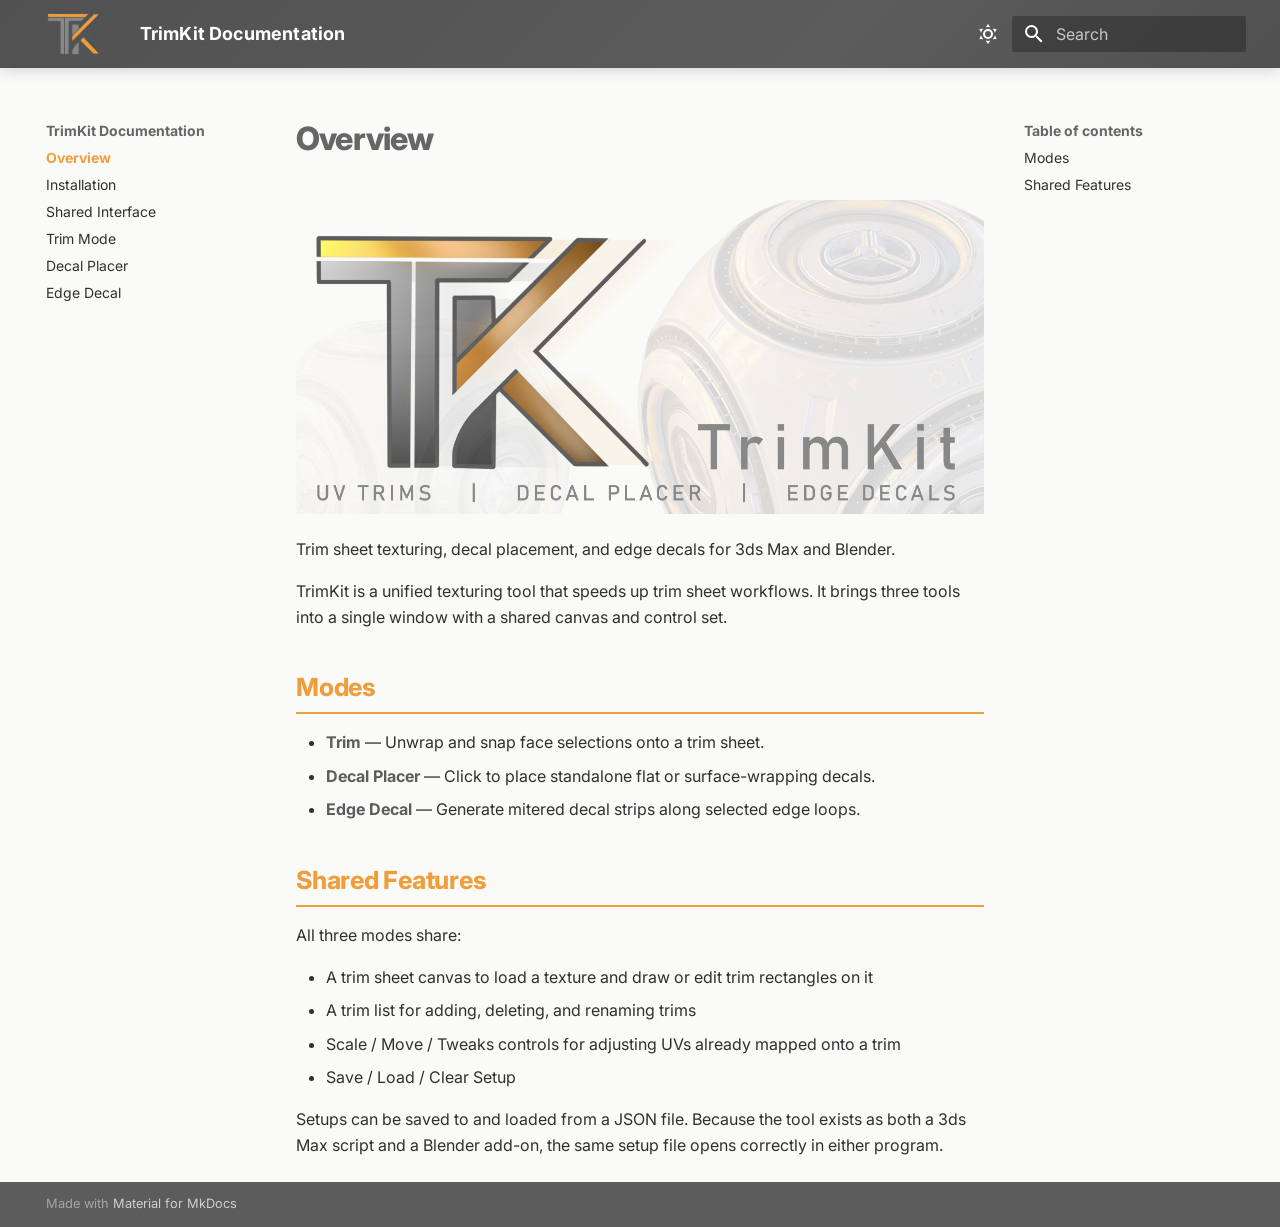
<file: index.html>
<!doctype html>
<html lang="en" class="no-js">
  <head>
    
      <meta charset="utf-8">
      <meta name="viewport" content="width=device-width,initial-scale=1">
      
        <meta name="description" content="Trim sheet texturing, decal placement, and edge decals for 3ds Max and Blender.">
      
      
        <meta name="author" content="TrimKit">
      
      
      
      
        <link rel="next" href="installation/">
      
      
        
      
      
      <link rel="icon" href="assets/trimkit-favicon.png">
      <meta name="generator" content="mkdocs-1.6.1, mkdocs-material-9.8.0">
    
    
      
        <title>TrimKit Documentation</title>
      
    
    
      <link rel="stylesheet" href="assets/stylesheets/main.57a0d79d.min.css">
      
        
        <link rel="stylesheet" href="assets/stylesheets/palette.fb2fffe2.min.css">
      
      


    
    
      
    
    
      
        
        
        <link rel="preconnect" href="https://fonts.gstatic.com" crossorigin>
        <link rel="stylesheet" href="https://fonts.googleapis.com/css?family=Inter:300,300i,400,400i,700,700i%7CJetBrains+Mono:400,400i,700,700i&display=fallback">
        <style>:root{--md-text-font:"Inter";--md-code-font:"JetBrains Mono"}</style>
      
    
    
      <link rel="stylesheet" href="stylesheets/trimkit.css">
    
    <script>__md_scope=new URL(".",location),__md_hash=e=>[...e].reduce(((e,_)=>(e<<5)-e+_.charCodeAt(0)),0),__md_get=(e,_=localStorage,t=__md_scope)=>JSON.parse(_.getItem(t.pathname+"."+e)),__md_set=(e,_,t=localStorage,a=__md_scope)=>{try{t.setItem(a.pathname+"."+e,JSON.stringify(_))}catch(e){}}</script>
    
      

    
    
  </head>
  
  
    
    
      
    
    
    
    
    <body dir="ltr" data-md-color-scheme="default" data-md-color-primary="indigo" data-md-color-accent="indigo">
  
    
    <input class="md-toggle" data-md-toggle="drawer" type="checkbox" id="__drawer" autocomplete="off">
    <input class="md-toggle" data-md-toggle="search" type="checkbox" id="__search" autocomplete="off">
    <label class="md-overlay" for="__drawer"></label>
    <div data-md-component="skip">
      
        
        <a href="#modes" class="md-skip">
          Skip to content
        </a>
      
    </div>
    <div data-md-component="announce">
      
    </div>
    
    
      

  

<header class="md-header md-header--shadow" data-md-component="header">
  <nav class="md-header__inner md-grid" aria-label="Header">
    <a href="." title="TrimKit Documentation" class="md-header__button md-logo" aria-label="TrimKit Documentation" data-md-component="logo">
      
  <img src="assets/trimkit-logo.png" alt="logo">

    </a>
    <label class="md-header__button md-icon" for="__drawer">
      
      <svg xmlns="http://www.w3.org/2000/svg" viewBox="0 0 24 24"><path d="M3 6h18v2H3zm0 5h18v2H3zm0 5h18v2H3z"/></svg>
    </label>
    <div class="md-header__title" data-md-component="header-title">
      <div class="md-header__ellipsis">
        <div class="md-header__topic">
          <span class="md-ellipsis">
            TrimKit Documentation
          </span>
        </div>
        <div class="md-header__topic" data-md-component="header-topic">
          <span class="md-ellipsis">
            
              Overview
            
          </span>
        </div>
      </div>
    </div>
    
      
        <form class="md-header__option" data-md-component="palette">
  
    
    
    
    <input class="md-option" data-md-color-media="(prefers-color-scheme: light)" data-md-color-scheme="default" data-md-color-primary="indigo" data-md-color-accent="indigo"  aria-label="Switch to dark mode"  type="radio" name="__palette" id="__palette_0">
    
      <label class="md-header__button md-icon" title="Switch to dark mode" for="__palette_1" hidden>
        <svg xmlns="http://www.w3.org/2000/svg" viewBox="0 0 24 24"><path d="M12 7a5 5 0 0 1 5 5 5 5 0 0 1-5 5 5 5 0 0 1-5-5 5 5 0 0 1 5-5m0 2a3 3 0 0 0-3 3 3 3 0 0 0 3 3 3 3 0 0 0 3-3 3 3 0 0 0-3-3m0-7 2.39 3.42C13.65 5.15 12.84 5 12 5s-1.65.15-2.39.42zM3.34 7l4.16-.35A7.2 7.2 0 0 0 5.94 8.5c-.44.74-.69 1.5-.83 2.29zm.02 10 1.76-3.77a7.131 7.131 0 0 0 2.38 4.14zM20.65 7l-1.77 3.79a7.02 7.02 0 0 0-2.38-4.15zm-.01 10-4.14.36c.59-.51 1.12-1.14 1.54-1.86.42-.73.69-1.5.83-2.29zM12 22l-2.41-3.44c.74.27 1.55.44 2.41.44.82 0 1.63-.17 2.37-.44z"/></svg>
      </label>
    
  
    
    
    
    <input class="md-option" data-md-color-media="(prefers-color-scheme: dark)" data-md-color-scheme="slate" data-md-color-primary="indigo" data-md-color-accent="indigo"  aria-label="Switch to light mode"  type="radio" name="__palette" id="__palette_1">
    
      <label class="md-header__button md-icon" title="Switch to light mode" for="__palette_0" hidden>
        <svg xmlns="http://www.w3.org/2000/svg" viewBox="0 0 24 24"><path d="m17.75 4.09-2.53 1.94.91 3.06-2.63-1.81-2.63 1.81.91-3.06-2.53-1.94L12.44 4l1.06-3 1.06 3zm3.5 6.91-1.64 1.25.59 1.98-1.7-1.17-1.7 1.17.59-1.98L15.75 11l2.06-.05L18.5 9l.69 1.95zm-2.28 4.95c.83-.08 1.72 1.1 1.19 1.85-.32.45-.66.87-1.08 1.27C15.17 23 8.84 23 4.94 19.07c-3.91-3.9-3.91-10.24 0-14.14.4-.4.82-.76 1.27-1.08.75-.53 1.93.36 1.85 1.19-.27 2.86.69 5.83 2.89 8.02a9.96 9.96 0 0 0 8.02 2.89m-1.64 2.02a12.08 12.08 0 0 1-7.8-3.47c-2.17-2.19-3.33-5-3.49-7.82-2.81 3.14-2.7 7.96.31 10.98 3.02 3.01 7.84 3.12 10.98.31"/></svg>
      </label>
    
  
</form>
      
    
    
      <script>var palette=__md_get("__palette");if(palette&&palette.color){if("(prefers-color-scheme)"===palette.color.media){var media=matchMedia("(prefers-color-scheme: light)"),input=document.querySelector(media.matches?"[data-md-color-media='(prefers-color-scheme: light)']":"[data-md-color-media='(prefers-color-scheme: dark)']");palette.color.media=input.getAttribute("data-md-color-media"),palette.color.scheme=input.getAttribute("data-md-color-scheme"),palette.color.primary=input.getAttribute("data-md-color-primary"),palette.color.accent=input.getAttribute("data-md-color-accent")}for(var[key,value]of Object.entries(palette.color))document.body.setAttribute("data-md-color-"+key,value)}</script>
    
    
    
      
      
        <label class="md-header__button md-icon" for="__search">
          
          <svg xmlns="http://www.w3.org/2000/svg" viewBox="0 0 24 24"><path d="M9.5 3A6.5 6.5 0 0 1 16 9.5c0 1.61-.59 3.09-1.56 4.23l.27.27h.79l5 5-1.5 1.5-5-5v-.79l-.27-.27A6.52 6.52 0 0 1 9.5 16 6.5 6.5 0 0 1 3 9.5 6.5 6.5 0 0 1 9.5 3m0 2C7 5 5 7 5 9.5S7 14 9.5 14 14 12 14 9.5 12 5 9.5 5"/></svg>
        </label>
        <div class="md-search" data-md-component="search" role="dialog">
  <label class="md-search__overlay" for="__search"></label>
  <div class="md-search__inner" role="search">
    <form class="md-search__form" name="search">
      <input type="text" class="md-search__input" name="query" aria-label="Search" placeholder="Search" autocapitalize="off" autocorrect="off" autocomplete="off" spellcheck="false" data-md-component="search-query" required>
      <label class="md-search__icon md-icon" for="__search">
        
        <svg xmlns="http://www.w3.org/2000/svg" viewBox="0 0 24 24"><path d="M9.5 3A6.5 6.5 0 0 1 16 9.5c0 1.61-.59 3.09-1.56 4.23l.27.27h.79l5 5-1.5 1.5-5-5v-.79l-.27-.27A6.52 6.52 0 0 1 9.5 16 6.5 6.5 0 0 1 3 9.5 6.5 6.5 0 0 1 9.5 3m0 2C7 5 5 7 5 9.5S7 14 9.5 14 14 12 14 9.5 12 5 9.5 5"/></svg>
        
        <svg xmlns="http://www.w3.org/2000/svg" viewBox="0 0 24 24"><path d="M20 11v2H8l5.5 5.5-1.42 1.42L4.16 12l7.92-7.92L13.5 5.5 8 11z"/></svg>
      </label>
      <nav class="md-search__options" aria-label="Search">
        
        <button type="reset" class="md-search__icon md-icon" title="Clear" aria-label="Clear" tabindex="-1">
          
          <svg xmlns="http://www.w3.org/2000/svg" viewBox="0 0 24 24"><path d="M19 6.41 17.59 5 12 10.59 6.41 5 5 6.41 10.59 12 5 17.59 6.41 19 12 13.41 17.59 19 19 17.59 13.41 12z"/></svg>
        </button>
      </nav>
      
        <div class="md-search__suggest" data-md-component="search-suggest"></div>
      
    </form>
    <div class="md-search__output">
      <div class="md-search__scrollwrap" tabindex="0" data-md-scrollfix>
        <div class="md-search-result" data-md-component="search-result">
          <div class="md-search-result__meta">
            Initializing search
          </div>
          <ol class="md-search-result__list" role="presentation"></ol>
        </div>
      </div>
    </div>
  </div>
</div>
      
    
    
  </nav>
  
</header>
    
    <div class="md-container" data-md-component="container">
      
      
        
          
        
      
      <main class="md-main" data-md-component="main">
        <div class="md-main__inner md-grid">
          
            
              
              <div class="md-sidebar md-sidebar--primary" data-md-component="sidebar" data-md-type="navigation" >
                <div class="md-sidebar__scrollwrap">
                  <div class="md-sidebar__inner">
                    



<nav class="md-nav md-nav--primary" aria-label="Navigation" data-md-level="0">
  <label class="md-nav__title" for="__drawer">
    <a href="." title="TrimKit Documentation" class="md-nav__button md-logo" aria-label="TrimKit Documentation" data-md-component="logo">
      
  <img src="assets/trimkit-logo.png" alt="logo">

    </a>
    TrimKit Documentation
  </label>
  
  <ul class="md-nav__list" data-md-scrollfix>
    
      
      
  
  
    
  
  
  
    <li class="md-nav__item md-nav__item--active">
      
      <input class="md-nav__toggle md-toggle" type="checkbox" id="__toc">
      
      
      
        <label class="md-nav__link md-nav__link--active" for="__toc">
          
  
  
  <span class="md-ellipsis">
    
  
    Overview
  

    
  </span>
  
  

          <span class="md-nav__icon md-icon"></span>
        </label>
      
      <a href="." class="md-nav__link md-nav__link--active">
        
  
  
  <span class="md-ellipsis">
    
  
    Overview
  

    
  </span>
  
  

      </a>
      
        

<nav class="md-nav md-nav--secondary" aria-label="Table of contents">
  
  
  
  
    <label class="md-nav__title" for="__toc">
      <span class="md-nav__icon md-icon"></span>
      Table of contents
    </label>
    <ul class="md-nav__list" data-md-component="toc" data-md-scrollfix>
      
        <li class="md-nav__item">
  <a href="#modes" class="md-nav__link">
    <span class="md-ellipsis">
      
        Modes
      
    </span>
  </a>
  
</li>
      
        <li class="md-nav__item">
  <a href="#shared-features" class="md-nav__link">
    <span class="md-ellipsis">
      
        Shared Features
      
    </span>
  </a>
  
</li>
      
    </ul>
  
</nav>
      
    </li>
  

    
      
      
  
  
  
  
    <li class="md-nav__item">
      <a href="installation/" class="md-nav__link">
        
  
  
  <span class="md-ellipsis">
    
  
    Installation
  

    
  </span>
  
  

      </a>
    </li>
  

    
      
      
  
  
  
  
    <li class="md-nav__item">
      <a href="interface/" class="md-nav__link">
        
  
  
  <span class="md-ellipsis">
    
  
    Shared Interface
  

    
  </span>
  
  

      </a>
    </li>
  

    
      
      
  
  
  
  
    <li class="md-nav__item">
      <a href="trim-mode/" class="md-nav__link">
        
  
  
  <span class="md-ellipsis">
    
  
    Trim Mode
  

    
  </span>
  
  

      </a>
    </li>
  

    
      
      
  
  
  
  
    <li class="md-nav__item">
      <a href="decal-placer/" class="md-nav__link">
        
  
  
  <span class="md-ellipsis">
    
  
    Decal Placer
  

    
  </span>
  
  

      </a>
    </li>
  

    
      
      
  
  
  
  
    <li class="md-nav__item">
      <a href="edge-decal/" class="md-nav__link">
        
  
  
  <span class="md-ellipsis">
    
  
    Edge Decal
  

    
  </span>
  
  

      </a>
    </li>
  

    
  </ul>
</nav>
                  </div>
                </div>
              </div>
            
            
              
              <div class="md-sidebar md-sidebar--secondary" data-md-component="sidebar" data-md-type="toc" >
                <div class="md-sidebar__scrollwrap">
                  <div class="md-sidebar__inner">
                    

<nav class="md-nav md-nav--secondary" aria-label="Table of contents">
  
  
  
  
    <label class="md-nav__title" for="__toc">
      <span class="md-nav__icon md-icon"></span>
      Table of contents
    </label>
    <ul class="md-nav__list" data-md-component="toc" data-md-scrollfix>
      
        <li class="md-nav__item">
  <a href="#modes" class="md-nav__link">
    <span class="md-ellipsis">
      
        Modes
      
    </span>
  </a>
  
</li>
      
        <li class="md-nav__item">
  <a href="#shared-features" class="md-nav__link">
    <span class="md-ellipsis">
      
        Shared Features
      
    </span>
  </a>
  
</li>
      
    </ul>
  
</nav>
                  </div>
                </div>
              </div>
            
          
          
            <div class="md-content" data-md-component="content">
              
              <article class="md-content__inner md-typeset">
                
                  



  <h1>Overview</h1>

<p><img alt="TrimKit" src="assets/trimkit-logo-wide.png" width="800" /></p>
<p>Trim sheet texturing, decal placement, and edge decals for 3ds Max and Blender.</p>
<p>TrimKit is a unified texturing tool that speeds up trim sheet workflows. It brings three tools into a single window with a shared canvas and control set.</p>
<h2 id="modes">Modes</h2>
<ul>
<li><strong><a href="trim-mode/">Trim</a></strong> — Unwrap and snap face selections onto a trim sheet.</li>
<li><strong><a href="decal-placer/">Decal Placer</a></strong> — Click to place standalone flat or surface-wrapping decals.</li>
<li><strong><a href="edge-decal/">Edge Decal</a></strong> — Generate mitered decal strips along selected edge loops.</li>
</ul>
<h2 id="shared-features">Shared Features</h2>
<p>All three modes share:</p>
<ul>
<li>A trim sheet canvas to load a texture and draw or edit trim rectangles on it</li>
<li>A trim list for adding, deleting, and renaming trims</li>
<li>Scale / Move / Tweaks controls for adjusting UVs already mapped onto a trim</li>
<li>Save / Load / Clear Setup</li>
</ul>
<p>Setups can be saved to and loaded from a JSON file. Because the tool exists as both a 3ds Max script and a Blender add-on, the same setup file opens correctly in either program.</p>












                
              </article>
            </div>
          
          
<script>var target=document.getElementById(location.hash.slice(1));target&&target.name&&(target.checked=target.name.startsWith("__tabbed_"))</script>
        </div>
        
          <button type="button" class="md-top md-icon" data-md-component="top" hidden>
  
  <svg xmlns="http://www.w3.org/2000/svg" viewBox="0 0 24 24"><path d="M13 20h-2V8l-5.5 5.5-1.42-1.42L12 4.16l7.92 7.92-1.42 1.42L13 8z"/></svg>
  Back to top
</button>
        
      </main>
      
        <footer class="md-footer">
  
  <div class="md-footer-meta md-typeset">
    <div class="md-footer-meta__inner md-grid">
      <div class="md-copyright">
  
  
    Made with
    <a href="https://squidfunk.github.io/mkdocs-material/" target="_blank" rel="noopener">
      Material for MkDocs
    </a>
  
</div>
      
    </div>
  </div>
</footer>
      
    </div>
    <div class="md-dialog" data-md-component="dialog">
      <div class="md-dialog__inner md-typeset"></div>
    </div>
    
    
    
      
      
      <script id="__config" type="application/json">{"annotate": null, "base": ".", "features": ["navigation.sections", "navigation.top", "navigation.indexes", "search.suggest", "search.highlight", "content.code.copy", "content.action.edit"], "search": "assets/javascripts/workers/search.a7633da7.min.js", "tags": null, "translations": {"clipboard.copied": "Copied to clipboard", "clipboard.copy": "Copy to clipboard", "search.result.more.one": "1 more on this page", "search.result.more.other": "# more on this page", "search.result.none": "No matching documents", "search.result.one": "1 matching document", "search.result.other": "# matching documents", "search.result.placeholder": "Type to start searching", "search.result.term.missing": "Missing", "select.version": "Select version"}, "version": null}</script>
    
    
      <script src="assets/javascripts/bundle.c21346df.min.js"></script>
      
    
  </body>
</html>
</file>
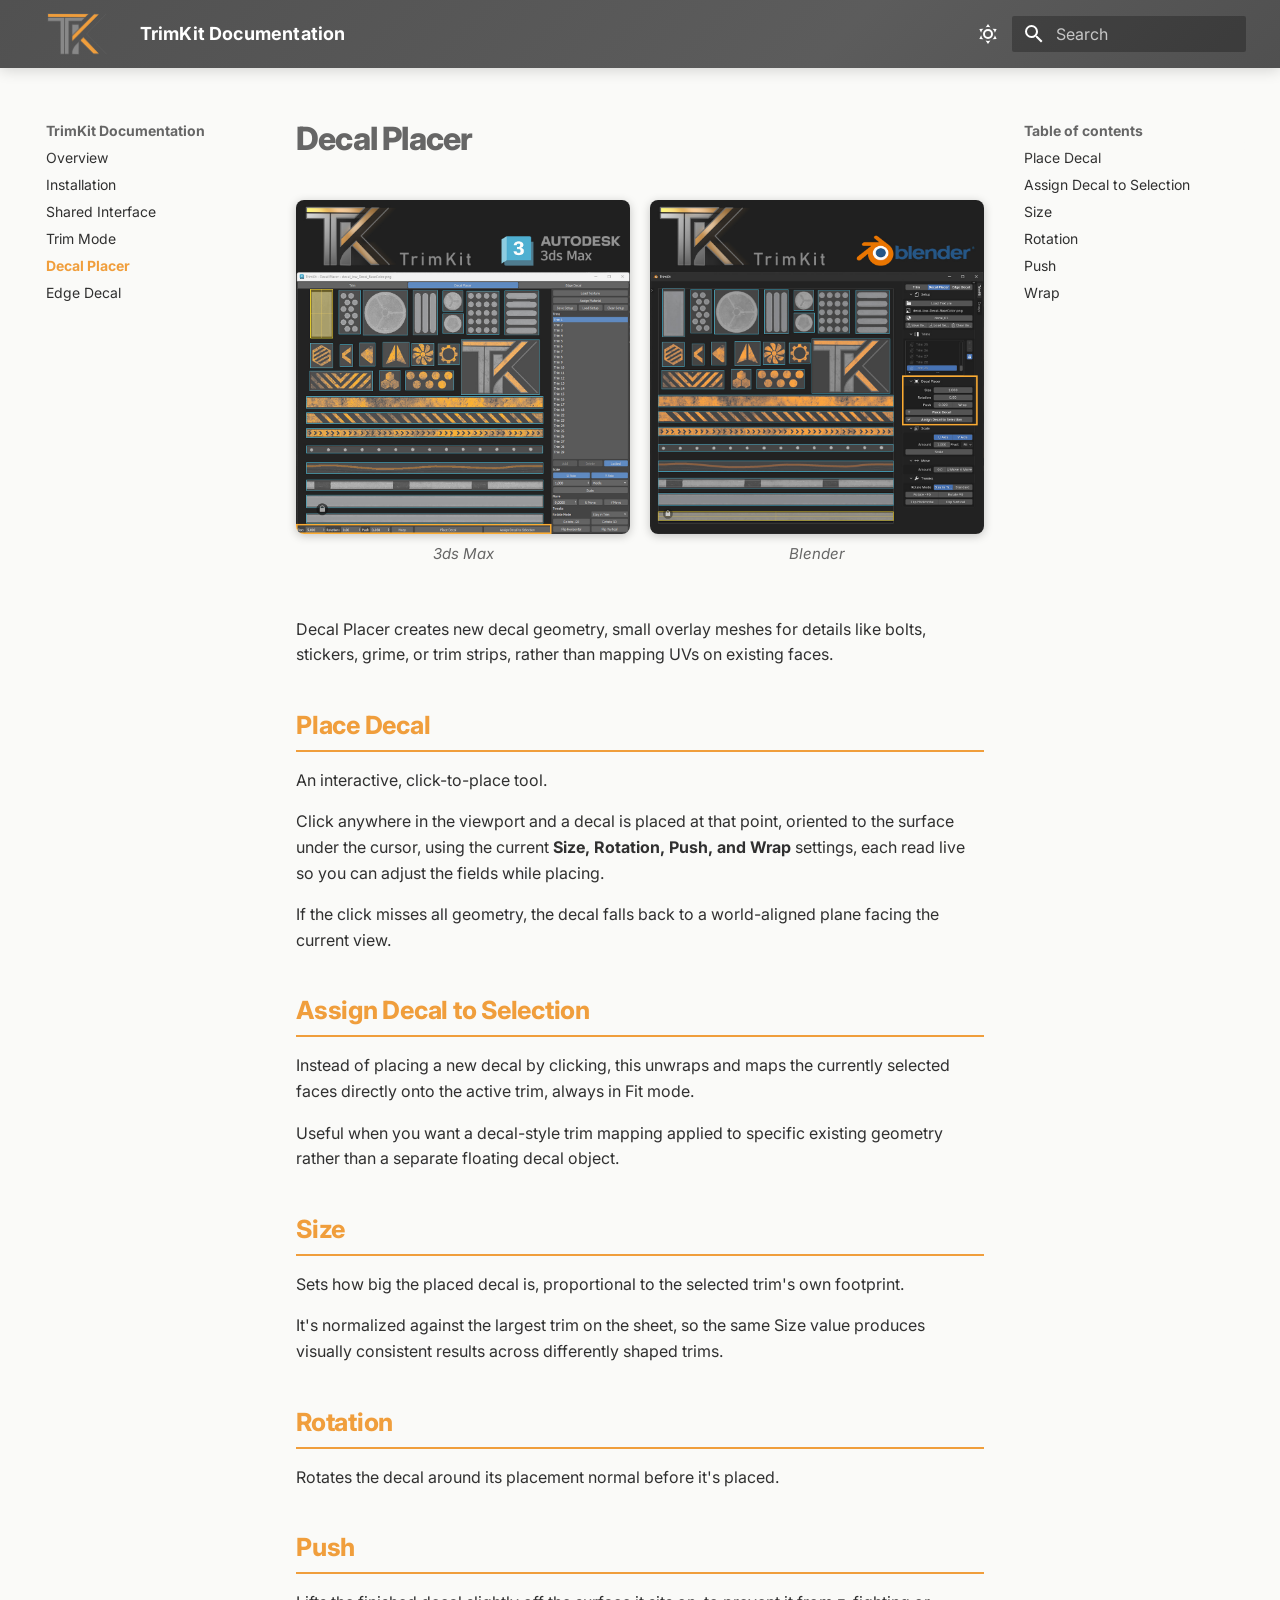
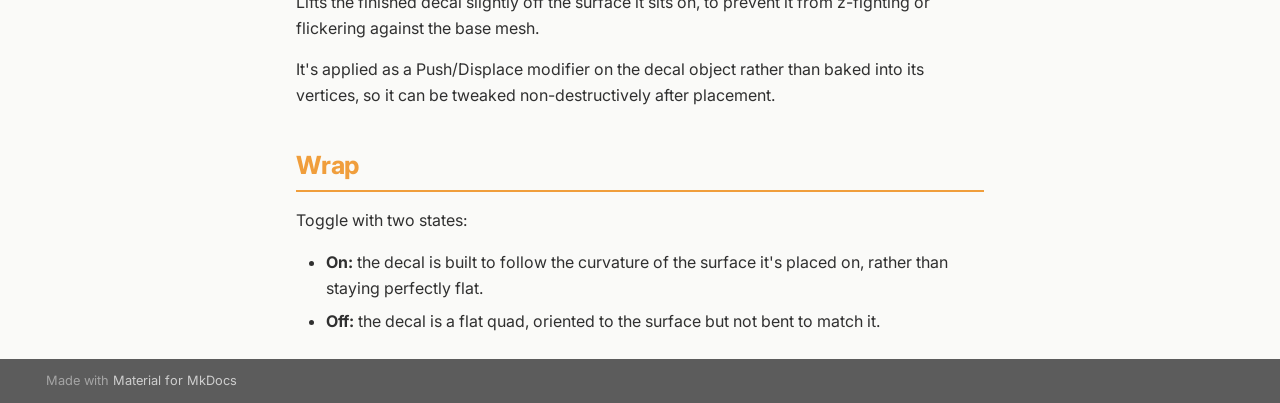
<file: decal-placer/index.html>
<!doctype html>
<html lang="en" class="no-js">
  <head>
    
      <meta charset="utf-8">
      <meta name="viewport" content="width=device-width,initial-scale=1">
      
        <meta name="description" content="Trim sheet texturing, decal placement, and edge decals for 3ds Max and Blender.">
      
      
        <meta name="author" content="TrimKit">
      
      
      
        <link rel="prev" href="../trim-mode/">
      
      
        <link rel="next" href="../edge-decal/">
      
      
        
      
      
      <link rel="icon" href="../assets/trimkit-favicon.png">
      <meta name="generator" content="mkdocs-1.6.1, mkdocs-material-9.8.0">
    
    
      
        <title>Decal Placer - TrimKit Documentation</title>
      
    
    
      <link rel="stylesheet" href="../assets/stylesheets/main.57a0d79d.min.css">
      
        
        <link rel="stylesheet" href="../assets/stylesheets/palette.fb2fffe2.min.css">
      
      


    
    
      
    
    
      
        
        
        <link rel="preconnect" href="https://fonts.gstatic.com" crossorigin>
        <link rel="stylesheet" href="https://fonts.googleapis.com/css?family=Inter:300,300i,400,400i,700,700i%7CJetBrains+Mono:400,400i,700,700i&display=fallback">
        <style>:root{--md-text-font:"Inter";--md-code-font:"JetBrains Mono"}</style>
      
    
    
      <link rel="stylesheet" href="../stylesheets/trimkit.css">
    
    <script>__md_scope=new URL("..",location),__md_hash=e=>[...e].reduce(((e,_)=>(e<<5)-e+_.charCodeAt(0)),0),__md_get=(e,_=localStorage,t=__md_scope)=>JSON.parse(_.getItem(t.pathname+"."+e)),__md_set=(e,_,t=localStorage,a=__md_scope)=>{try{t.setItem(a.pathname+"."+e,JSON.stringify(_))}catch(e){}}</script>
    
      

    
    
  </head>
  
  
    
    
      
    
    
    
    
    <body dir="ltr" data-md-color-scheme="default" data-md-color-primary="indigo" data-md-color-accent="indigo">
  
    
    <input class="md-toggle" data-md-toggle="drawer" type="checkbox" id="__drawer" autocomplete="off">
    <input class="md-toggle" data-md-toggle="search" type="checkbox" id="__search" autocomplete="off">
    <label class="md-overlay" for="__drawer"></label>
    <div data-md-component="skip">
      
        
        <a href="#decal-placer" class="md-skip">
          Skip to content
        </a>
      
    </div>
    <div data-md-component="announce">
      
    </div>
    
    
      

  

<header class="md-header md-header--shadow" data-md-component="header">
  <nav class="md-header__inner md-grid" aria-label="Header">
    <a href=".." title="TrimKit Documentation" class="md-header__button md-logo" aria-label="TrimKit Documentation" data-md-component="logo">
      
  <img src="../assets/trimkit-logo.png" alt="logo">

    </a>
    <label class="md-header__button md-icon" for="__drawer">
      
      <svg xmlns="http://www.w3.org/2000/svg" viewBox="0 0 24 24"><path d="M3 6h18v2H3zm0 5h18v2H3zm0 5h18v2H3z"/></svg>
    </label>
    <div class="md-header__title" data-md-component="header-title">
      <div class="md-header__ellipsis">
        <div class="md-header__topic">
          <span class="md-ellipsis">
            TrimKit Documentation
          </span>
        </div>
        <div class="md-header__topic" data-md-component="header-topic">
          <span class="md-ellipsis">
            
              Decal Placer
            
          </span>
        </div>
      </div>
    </div>
    
      
        <form class="md-header__option" data-md-component="palette">
  
    
    
    
    <input class="md-option" data-md-color-media="(prefers-color-scheme: light)" data-md-color-scheme="default" data-md-color-primary="indigo" data-md-color-accent="indigo"  aria-label="Switch to dark mode"  type="radio" name="__palette" id="__palette_0">
    
      <label class="md-header__button md-icon" title="Switch to dark mode" for="__palette_1" hidden>
        <svg xmlns="http://www.w3.org/2000/svg" viewBox="0 0 24 24"><path d="M12 7a5 5 0 0 1 5 5 5 5 0 0 1-5 5 5 5 0 0 1-5-5 5 5 0 0 1 5-5m0 2a3 3 0 0 0-3 3 3 3 0 0 0 3 3 3 3 0 0 0 3-3 3 3 0 0 0-3-3m0-7 2.39 3.42C13.65 5.15 12.84 5 12 5s-1.65.15-2.39.42zM3.34 7l4.16-.35A7.2 7.2 0 0 0 5.94 8.5c-.44.74-.69 1.5-.83 2.29zm.02 10 1.76-3.77a7.131 7.131 0 0 0 2.38 4.14zM20.65 7l-1.77 3.79a7.02 7.02 0 0 0-2.38-4.15zm-.01 10-4.14.36c.59-.51 1.12-1.14 1.54-1.86.42-.73.69-1.5.83-2.29zM12 22l-2.41-3.44c.74.27 1.55.44 2.41.44.82 0 1.63-.17 2.37-.44z"/></svg>
      </label>
    
  
    
    
    
    <input class="md-option" data-md-color-media="(prefers-color-scheme: dark)" data-md-color-scheme="slate" data-md-color-primary="indigo" data-md-color-accent="indigo"  aria-label="Switch to light mode"  type="radio" name="__palette" id="__palette_1">
    
      <label class="md-header__button md-icon" title="Switch to light mode" for="__palette_0" hidden>
        <svg xmlns="http://www.w3.org/2000/svg" viewBox="0 0 24 24"><path d="m17.75 4.09-2.53 1.94.91 3.06-2.63-1.81-2.63 1.81.91-3.06-2.53-1.94L12.44 4l1.06-3 1.06 3zm3.5 6.91-1.64 1.25.59 1.98-1.7-1.17-1.7 1.17.59-1.98L15.75 11l2.06-.05L18.5 9l.69 1.95zm-2.28 4.95c.83-.08 1.72 1.1 1.19 1.85-.32.45-.66.87-1.08 1.27C15.17 23 8.84 23 4.94 19.07c-3.91-3.9-3.91-10.24 0-14.14.4-.4.82-.76 1.27-1.08.75-.53 1.93.36 1.85 1.19-.27 2.86.69 5.83 2.89 8.02a9.96 9.96 0 0 0 8.02 2.89m-1.64 2.02a12.08 12.08 0 0 1-7.8-3.47c-2.17-2.19-3.33-5-3.49-7.82-2.81 3.14-2.7 7.96.31 10.98 3.02 3.01 7.84 3.12 10.98.31"/></svg>
      </label>
    
  
</form>
      
    
    
      <script>var palette=__md_get("__palette");if(palette&&palette.color){if("(prefers-color-scheme)"===palette.color.media){var media=matchMedia("(prefers-color-scheme: light)"),input=document.querySelector(media.matches?"[data-md-color-media='(prefers-color-scheme: light)']":"[data-md-color-media='(prefers-color-scheme: dark)']");palette.color.media=input.getAttribute("data-md-color-media"),palette.color.scheme=input.getAttribute("data-md-color-scheme"),palette.color.primary=input.getAttribute("data-md-color-primary"),palette.color.accent=input.getAttribute("data-md-color-accent")}for(var[key,value]of Object.entries(palette.color))document.body.setAttribute("data-md-color-"+key,value)}</script>
    
    
    
      
      
        <label class="md-header__button md-icon" for="__search">
          
          <svg xmlns="http://www.w3.org/2000/svg" viewBox="0 0 24 24"><path d="M9.5 3A6.5 6.5 0 0 1 16 9.5c0 1.61-.59 3.09-1.56 4.23l.27.27h.79l5 5-1.5 1.5-5-5v-.79l-.27-.27A6.52 6.52 0 0 1 9.5 16 6.5 6.5 0 0 1 3 9.5 6.5 6.5 0 0 1 9.5 3m0 2C7 5 5 7 5 9.5S7 14 9.5 14 14 12 14 9.5 12 5 9.5 5"/></svg>
        </label>
        <div class="md-search" data-md-component="search" role="dialog">
  <label class="md-search__overlay" for="__search"></label>
  <div class="md-search__inner" role="search">
    <form class="md-search__form" name="search">
      <input type="text" class="md-search__input" name="query" aria-label="Search" placeholder="Search" autocapitalize="off" autocorrect="off" autocomplete="off" spellcheck="false" data-md-component="search-query" required>
      <label class="md-search__icon md-icon" for="__search">
        
        <svg xmlns="http://www.w3.org/2000/svg" viewBox="0 0 24 24"><path d="M9.5 3A6.5 6.5 0 0 1 16 9.5c0 1.61-.59 3.09-1.56 4.23l.27.27h.79l5 5-1.5 1.5-5-5v-.79l-.27-.27A6.52 6.52 0 0 1 9.5 16 6.5 6.5 0 0 1 3 9.5 6.5 6.5 0 0 1 9.5 3m0 2C7 5 5 7 5 9.5S7 14 9.5 14 14 12 14 9.5 12 5 9.5 5"/></svg>
        
        <svg xmlns="http://www.w3.org/2000/svg" viewBox="0 0 24 24"><path d="M20 11v2H8l5.5 5.5-1.42 1.42L4.16 12l7.92-7.92L13.5 5.5 8 11z"/></svg>
      </label>
      <nav class="md-search__options" aria-label="Search">
        
        <button type="reset" class="md-search__icon md-icon" title="Clear" aria-label="Clear" tabindex="-1">
          
          <svg xmlns="http://www.w3.org/2000/svg" viewBox="0 0 24 24"><path d="M19 6.41 17.59 5 12 10.59 6.41 5 5 6.41 10.59 12 5 17.59 6.41 19 12 13.41 17.59 19 19 17.59 13.41 12z"/></svg>
        </button>
      </nav>
      
        <div class="md-search__suggest" data-md-component="search-suggest"></div>
      
    </form>
    <div class="md-search__output">
      <div class="md-search__scrollwrap" tabindex="0" data-md-scrollfix>
        <div class="md-search-result" data-md-component="search-result">
          <div class="md-search-result__meta">
            Initializing search
          </div>
          <ol class="md-search-result__list" role="presentation"></ol>
        </div>
      </div>
    </div>
  </div>
</div>
      
    
    
  </nav>
  
</header>
    
    <div class="md-container" data-md-component="container">
      
      
        
          
        
      
      <main class="md-main" data-md-component="main">
        <div class="md-main__inner md-grid">
          
            
              
              <div class="md-sidebar md-sidebar--primary" data-md-component="sidebar" data-md-type="navigation" >
                <div class="md-sidebar__scrollwrap">
                  <div class="md-sidebar__inner">
                    



<nav class="md-nav md-nav--primary" aria-label="Navigation" data-md-level="0">
  <label class="md-nav__title" for="__drawer">
    <a href=".." title="TrimKit Documentation" class="md-nav__button md-logo" aria-label="TrimKit Documentation" data-md-component="logo">
      
  <img src="../assets/trimkit-logo.png" alt="logo">

    </a>
    TrimKit Documentation
  </label>
  
  <ul class="md-nav__list" data-md-scrollfix>
    
      
      
  
  
  
  
    <li class="md-nav__item">
      <a href=".." class="md-nav__link">
        
  
  
  <span class="md-ellipsis">
    
  
    Overview
  

    
  </span>
  
  

      </a>
    </li>
  

    
      
      
  
  
  
  
    <li class="md-nav__item">
      <a href="../installation/" class="md-nav__link">
        
  
  
  <span class="md-ellipsis">
    
  
    Installation
  

    
  </span>
  
  

      </a>
    </li>
  

    
      
      
  
  
  
  
    <li class="md-nav__item">
      <a href="../interface/" class="md-nav__link">
        
  
  
  <span class="md-ellipsis">
    
  
    Shared Interface
  

    
  </span>
  
  

      </a>
    </li>
  

    
      
      
  
  
  
  
    <li class="md-nav__item">
      <a href="../trim-mode/" class="md-nav__link">
        
  
  
  <span class="md-ellipsis">
    
  
    Trim Mode
  

    
  </span>
  
  

      </a>
    </li>
  

    
      
      
  
  
    
  
  
  
    <li class="md-nav__item md-nav__item--active">
      
      <input class="md-nav__toggle md-toggle" type="checkbox" id="__toc">
      
      
        
      
      
        <label class="md-nav__link md-nav__link--active" for="__toc">
          
  
  
  <span class="md-ellipsis">
    
  
    Decal Placer
  

    
  </span>
  
  

          <span class="md-nav__icon md-icon"></span>
        </label>
      
      <a href="./" class="md-nav__link md-nav__link--active">
        
  
  
  <span class="md-ellipsis">
    
  
    Decal Placer
  

    
  </span>
  
  

      </a>
      
        

<nav class="md-nav md-nav--secondary" aria-label="Table of contents">
  
  
  
    
  
  
    <label class="md-nav__title" for="__toc">
      <span class="md-nav__icon md-icon"></span>
      Table of contents
    </label>
    <ul class="md-nav__list" data-md-component="toc" data-md-scrollfix>
      
        <li class="md-nav__item">
  <a href="#place-decal" class="md-nav__link">
    <span class="md-ellipsis">
      
        Place Decal
      
    </span>
  </a>
  
</li>
      
        <li class="md-nav__item">
  <a href="#assign-decal-to-selection" class="md-nav__link">
    <span class="md-ellipsis">
      
        Assign Decal to Selection
      
    </span>
  </a>
  
</li>
      
        <li class="md-nav__item">
  <a href="#size" class="md-nav__link">
    <span class="md-ellipsis">
      
        Size
      
    </span>
  </a>
  
</li>
      
        <li class="md-nav__item">
  <a href="#rotation" class="md-nav__link">
    <span class="md-ellipsis">
      
        Rotation
      
    </span>
  </a>
  
</li>
      
        <li class="md-nav__item">
  <a href="#push" class="md-nav__link">
    <span class="md-ellipsis">
      
        Push
      
    </span>
  </a>
  
</li>
      
        <li class="md-nav__item">
  <a href="#wrap" class="md-nav__link">
    <span class="md-ellipsis">
      
        Wrap
      
    </span>
  </a>
  
</li>
      
    </ul>
  
</nav>
      
    </li>
  

    
      
      
  
  
  
  
    <li class="md-nav__item">
      <a href="../edge-decal/" class="md-nav__link">
        
  
  
  <span class="md-ellipsis">
    
  
    Edge Decal
  

    
  </span>
  
  

      </a>
    </li>
  

    
  </ul>
</nav>
                  </div>
                </div>
              </div>
            
            
              
              <div class="md-sidebar md-sidebar--secondary" data-md-component="sidebar" data-md-type="toc" >
                <div class="md-sidebar__scrollwrap">
                  <div class="md-sidebar__inner">
                    

<nav class="md-nav md-nav--secondary" aria-label="Table of contents">
  
  
  
    
  
  
    <label class="md-nav__title" for="__toc">
      <span class="md-nav__icon md-icon"></span>
      Table of contents
    </label>
    <ul class="md-nav__list" data-md-component="toc" data-md-scrollfix>
      
        <li class="md-nav__item">
  <a href="#place-decal" class="md-nav__link">
    <span class="md-ellipsis">
      
        Place Decal
      
    </span>
  </a>
  
</li>
      
        <li class="md-nav__item">
  <a href="#assign-decal-to-selection" class="md-nav__link">
    <span class="md-ellipsis">
      
        Assign Decal to Selection
      
    </span>
  </a>
  
</li>
      
        <li class="md-nav__item">
  <a href="#size" class="md-nav__link">
    <span class="md-ellipsis">
      
        Size
      
    </span>
  </a>
  
</li>
      
        <li class="md-nav__item">
  <a href="#rotation" class="md-nav__link">
    <span class="md-ellipsis">
      
        Rotation
      
    </span>
  </a>
  
</li>
      
        <li class="md-nav__item">
  <a href="#push" class="md-nav__link">
    <span class="md-ellipsis">
      
        Push
      
    </span>
  </a>
  
</li>
      
        <li class="md-nav__item">
  <a href="#wrap" class="md-nav__link">
    <span class="md-ellipsis">
      
        Wrap
      
    </span>
  </a>
  
</li>
      
    </ul>
  
</nav>
                  </div>
                </div>
              </div>
            
          
          
            <div class="md-content" data-md-component="content">
              
              <article class="md-content__inner md-typeset">
                
                  



<h1 id="decal-placer">Decal Placer</h1>
<div class="tk-image-pair" markdown="0">
  <figure>
    <a href="../assets/images/decal-max.jpg" target="_blank"><img src="../assets/images/decal-max.jpg" alt="Decal Placer in 3ds Max" loading="lazy"></a>
    <figcaption>3ds Max</figcaption>
  </figure>
  <figure>
    <a href="../assets/images/decal-blender.jpg" target="_blank"><img src="../assets/images/decal-blender.jpg" alt="Decal Placer in Blender" loading="lazy"></a>
    <figcaption>Blender</figcaption>
  </figure>
</div>

<p>Decal Placer creates new decal geometry, small overlay meshes for details like bolts, stickers, grime, or trim strips, rather than mapping UVs on existing faces.</p>
<h2 id="place-decal">Place Decal</h2>
<p>An interactive, click-to-place tool.</p>
<p>Click anywhere in the viewport and a decal is placed at that point, oriented to the surface under the cursor, using the current <strong>Size, Rotation, Push, and Wrap</strong> settings, each read live so you can adjust the fields while placing.</p>
<p>If the click misses all geometry, the decal falls back to a world-aligned plane facing the current view.</p>
<h2 id="assign-decal-to-selection">Assign Decal to Selection</h2>
<p>Instead of placing a new decal by clicking, this unwraps and maps the currently selected faces directly onto the active trim, always in Fit mode.</p>
<p>Useful when you want a decal-style trim mapping applied to specific existing geometry rather than a separate floating decal object.</p>
<h2 id="size">Size</h2>
<p>Sets how big the placed decal is, proportional to the selected trim's own footprint.</p>
<p>It's normalized against the largest trim on the sheet, so the same Size value produces visually consistent results across differently shaped trims.</p>
<h2 id="rotation">Rotation</h2>
<p>Rotates the decal around its placement normal before it's placed.</p>
<h2 id="push">Push</h2>
<p>Lifts the finished decal slightly off the surface it sits on, to prevent it from z-fighting or flickering against the base mesh.</p>
<p>It's applied as a Push/Displace modifier on the decal object rather than baked into its vertices, so it can be tweaked non-destructively after placement.</p>
<h2 id="wrap">Wrap</h2>
<p>Toggle with two states:</p>
<ul>
<li><strong>On:</strong> the decal is built to follow the curvature of the surface it's placed on, rather than staying perfectly flat.</li>
<li><strong>Off:</strong> the decal is a flat quad, oriented to the surface but not bent to match it.</li>
</ul>












                
              </article>
            </div>
          
          
<script>var target=document.getElementById(location.hash.slice(1));target&&target.name&&(target.checked=target.name.startsWith("__tabbed_"))</script>
        </div>
        
          <button type="button" class="md-top md-icon" data-md-component="top" hidden>
  
  <svg xmlns="http://www.w3.org/2000/svg" viewBox="0 0 24 24"><path d="M13 20h-2V8l-5.5 5.5-1.42-1.42L12 4.16l7.92 7.92-1.42 1.42L13 8z"/></svg>
  Back to top
</button>
        
      </main>
      
        <footer class="md-footer">
  
  <div class="md-footer-meta md-typeset">
    <div class="md-footer-meta__inner md-grid">
      <div class="md-copyright">
  
  
    Made with
    <a href="https://squidfunk.github.io/mkdocs-material/" target="_blank" rel="noopener">
      Material for MkDocs
    </a>
  
</div>
      
    </div>
  </div>
</footer>
      
    </div>
    <div class="md-dialog" data-md-component="dialog">
      <div class="md-dialog__inner md-typeset"></div>
    </div>
    
    
    
      
      
      <script id="__config" type="application/json">{"annotate": null, "base": "..", "features": ["navigation.sections", "navigation.top", "navigation.indexes", "search.suggest", "search.highlight", "content.code.copy", "content.action.edit"], "search": "../assets/javascripts/workers/search.a7633da7.min.js", "tags": null, "translations": {"clipboard.copied": "Copied to clipboard", "clipboard.copy": "Copy to clipboard", "search.result.more.one": "1 more on this page", "search.result.more.other": "# more on this page", "search.result.none": "No matching documents", "search.result.one": "1 matching document", "search.result.other": "# matching documents", "search.result.placeholder": "Type to start searching", "search.result.term.missing": "Missing", "select.version": "Select version"}, "version": null}</script>
    
    
      <script src="../assets/javascripts/bundle.c21346df.min.js"></script>
      
    
  </body>
</html>
</file>
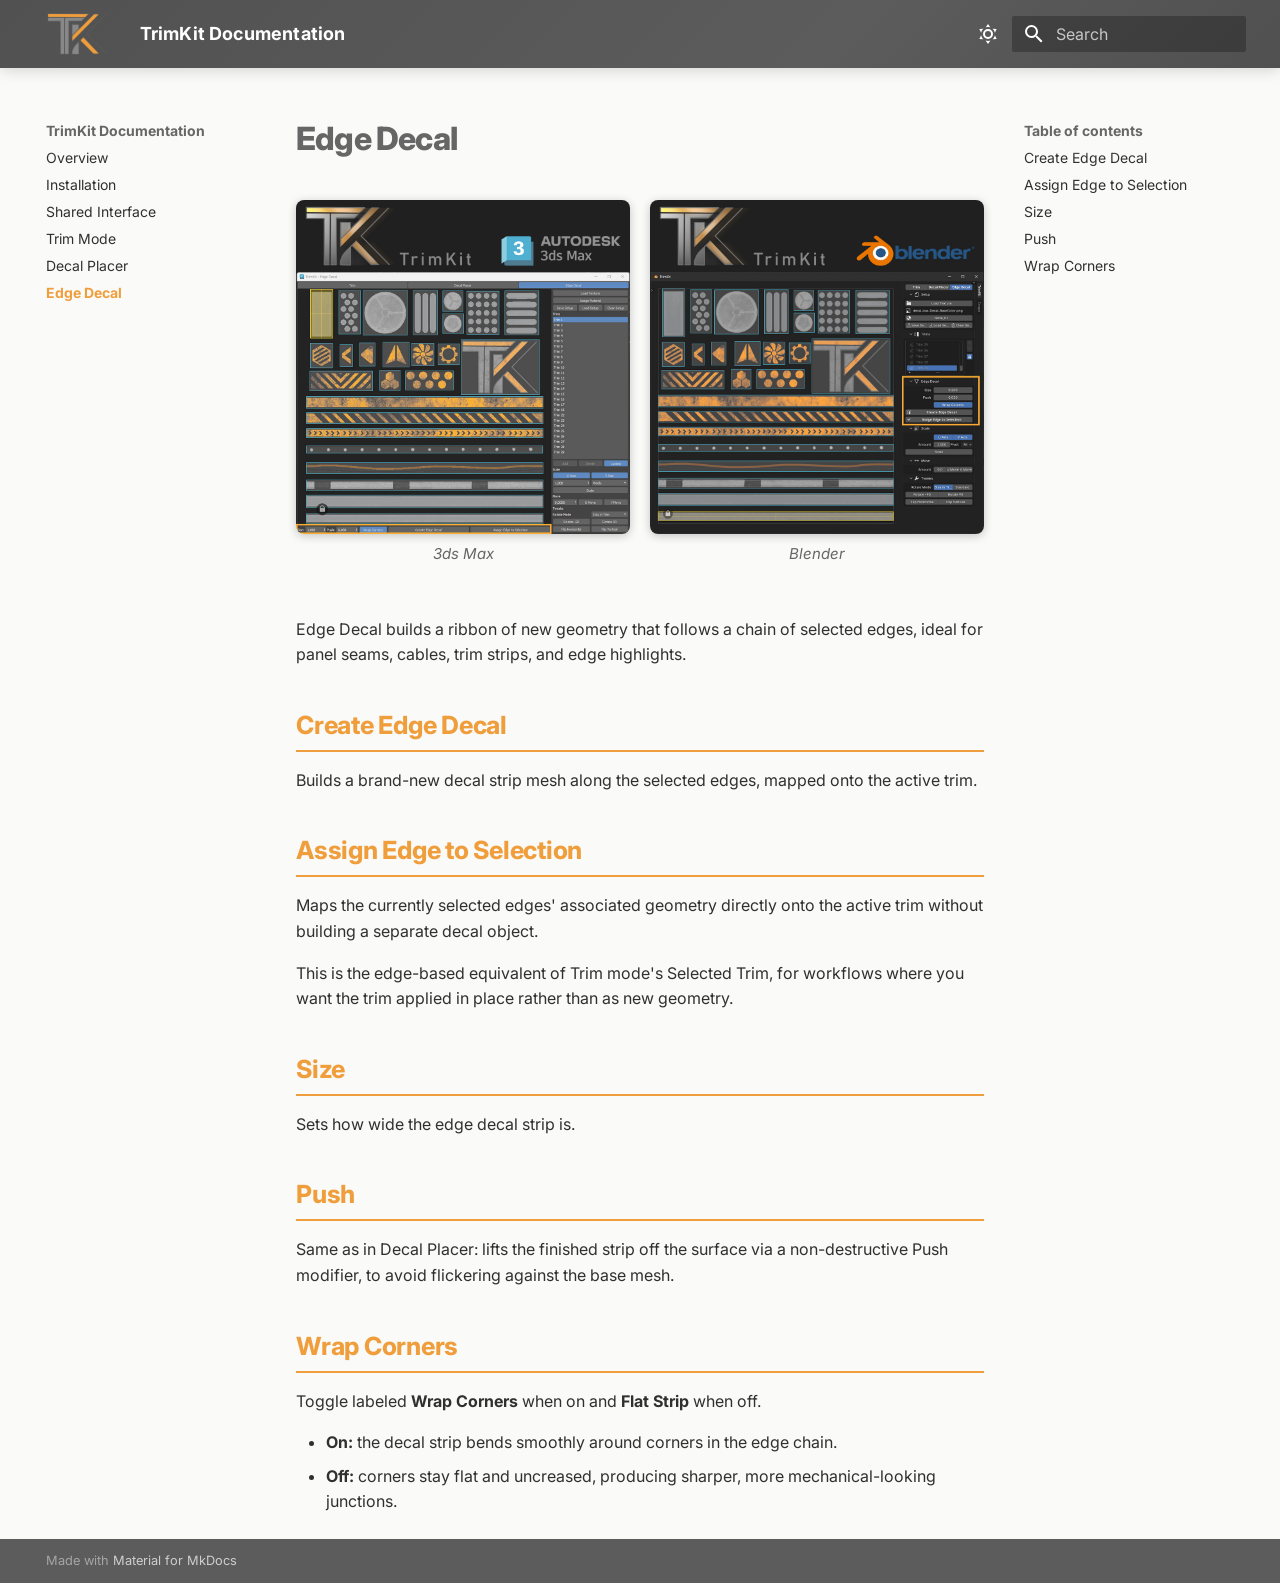
<file: edge-decal/index.html>
<!doctype html>
<html lang="en" class="no-js">
  <head>
    
      <meta charset="utf-8">
      <meta name="viewport" content="width=device-width,initial-scale=1">
      
        <meta name="description" content="Trim sheet texturing, decal placement, and edge decals for 3ds Max and Blender.">
      
      
        <meta name="author" content="TrimKit">
      
      
      
        <link rel="prev" href="../decal-placer/">
      
      
      
        
      
      
      <link rel="icon" href="../assets/trimkit-favicon.png">
      <meta name="generator" content="mkdocs-1.6.1, mkdocs-material-9.8.0">
    
    
      
        <title>Edge Decal - TrimKit Documentation</title>
      
    
    
      <link rel="stylesheet" href="../assets/stylesheets/main.57a0d79d.min.css">
      
        
        <link rel="stylesheet" href="../assets/stylesheets/palette.fb2fffe2.min.css">
      
      


    
    
      
    
    
      
        
        
        <link rel="preconnect" href="https://fonts.gstatic.com" crossorigin>
        <link rel="stylesheet" href="https://fonts.googleapis.com/css?family=Inter:300,300i,400,400i,700,700i%7CJetBrains+Mono:400,400i,700,700i&display=fallback">
        <style>:root{--md-text-font:"Inter";--md-code-font:"JetBrains Mono"}</style>
      
    
    
      <link rel="stylesheet" href="../stylesheets/trimkit.css">
    
    <script>__md_scope=new URL("..",location),__md_hash=e=>[...e].reduce(((e,_)=>(e<<5)-e+_.charCodeAt(0)),0),__md_get=(e,_=localStorage,t=__md_scope)=>JSON.parse(_.getItem(t.pathname+"."+e)),__md_set=(e,_,t=localStorage,a=__md_scope)=>{try{t.setItem(a.pathname+"."+e,JSON.stringify(_))}catch(e){}}</script>
    
      

    
    
  </head>
  
  
    
    
      
    
    
    
    
    <body dir="ltr" data-md-color-scheme="default" data-md-color-primary="indigo" data-md-color-accent="indigo">
  
    
    <input class="md-toggle" data-md-toggle="drawer" type="checkbox" id="__drawer" autocomplete="off">
    <input class="md-toggle" data-md-toggle="search" type="checkbox" id="__search" autocomplete="off">
    <label class="md-overlay" for="__drawer"></label>
    <div data-md-component="skip">
      
        
        <a href="#edge-decal" class="md-skip">
          Skip to content
        </a>
      
    </div>
    <div data-md-component="announce">
      
    </div>
    
    
      

  

<header class="md-header md-header--shadow" data-md-component="header">
  <nav class="md-header__inner md-grid" aria-label="Header">
    <a href=".." title="TrimKit Documentation" class="md-header__button md-logo" aria-label="TrimKit Documentation" data-md-component="logo">
      
  <img src="../assets/trimkit-logo.png" alt="logo">

    </a>
    <label class="md-header__button md-icon" for="__drawer">
      
      <svg xmlns="http://www.w3.org/2000/svg" viewBox="0 0 24 24"><path d="M3 6h18v2H3zm0 5h18v2H3zm0 5h18v2H3z"/></svg>
    </label>
    <div class="md-header__title" data-md-component="header-title">
      <div class="md-header__ellipsis">
        <div class="md-header__topic">
          <span class="md-ellipsis">
            TrimKit Documentation
          </span>
        </div>
        <div class="md-header__topic" data-md-component="header-topic">
          <span class="md-ellipsis">
            
              Edge Decal
            
          </span>
        </div>
      </div>
    </div>
    
      
        <form class="md-header__option" data-md-component="palette">
  
    
    
    
    <input class="md-option" data-md-color-media="(prefers-color-scheme: light)" data-md-color-scheme="default" data-md-color-primary="indigo" data-md-color-accent="indigo"  aria-label="Switch to dark mode"  type="radio" name="__palette" id="__palette_0">
    
      <label class="md-header__button md-icon" title="Switch to dark mode" for="__palette_1" hidden>
        <svg xmlns="http://www.w3.org/2000/svg" viewBox="0 0 24 24"><path d="M12 7a5 5 0 0 1 5 5 5 5 0 0 1-5 5 5 5 0 0 1-5-5 5 5 0 0 1 5-5m0 2a3 3 0 0 0-3 3 3 3 0 0 0 3 3 3 3 0 0 0 3-3 3 3 0 0 0-3-3m0-7 2.39 3.42C13.65 5.15 12.84 5 12 5s-1.65.15-2.39.42zM3.34 7l4.16-.35A7.2 7.2 0 0 0 5.94 8.5c-.44.74-.69 1.5-.83 2.29zm.02 10 1.76-3.77a7.131 7.131 0 0 0 2.38 4.14zM20.65 7l-1.77 3.79a7.02 7.02 0 0 0-2.38-4.15zm-.01 10-4.14.36c.59-.51 1.12-1.14 1.54-1.86.42-.73.69-1.5.83-2.29zM12 22l-2.41-3.44c.74.27 1.55.44 2.41.44.82 0 1.63-.17 2.37-.44z"/></svg>
      </label>
    
  
    
    
    
    <input class="md-option" data-md-color-media="(prefers-color-scheme: dark)" data-md-color-scheme="slate" data-md-color-primary="indigo" data-md-color-accent="indigo"  aria-label="Switch to light mode"  type="radio" name="__palette" id="__palette_1">
    
      <label class="md-header__button md-icon" title="Switch to light mode" for="__palette_0" hidden>
        <svg xmlns="http://www.w3.org/2000/svg" viewBox="0 0 24 24"><path d="m17.75 4.09-2.53 1.94.91 3.06-2.63-1.81-2.63 1.81.91-3.06-2.53-1.94L12.44 4l1.06-3 1.06 3zm3.5 6.91-1.64 1.25.59 1.98-1.7-1.17-1.7 1.17.59-1.98L15.75 11l2.06-.05L18.5 9l.69 1.95zm-2.28 4.95c.83-.08 1.72 1.1 1.19 1.85-.32.45-.66.87-1.08 1.27C15.17 23 8.84 23 4.94 19.07c-3.91-3.9-3.91-10.24 0-14.14.4-.4.82-.76 1.27-1.08.75-.53 1.93.36 1.85 1.19-.27 2.86.69 5.83 2.89 8.02a9.96 9.96 0 0 0 8.02 2.89m-1.64 2.02a12.08 12.08 0 0 1-7.8-3.47c-2.17-2.19-3.33-5-3.49-7.82-2.81 3.14-2.7 7.96.31 10.98 3.02 3.01 7.84 3.12 10.98.31"/></svg>
      </label>
    
  
</form>
      
    
    
      <script>var palette=__md_get("__palette");if(palette&&palette.color){if("(prefers-color-scheme)"===palette.color.media){var media=matchMedia("(prefers-color-scheme: light)"),input=document.querySelector(media.matches?"[data-md-color-media='(prefers-color-scheme: light)']":"[data-md-color-media='(prefers-color-scheme: dark)']");palette.color.media=input.getAttribute("data-md-color-media"),palette.color.scheme=input.getAttribute("data-md-color-scheme"),palette.color.primary=input.getAttribute("data-md-color-primary"),palette.color.accent=input.getAttribute("data-md-color-accent")}for(var[key,value]of Object.entries(palette.color))document.body.setAttribute("data-md-color-"+key,value)}</script>
    
    
    
      
      
        <label class="md-header__button md-icon" for="__search">
          
          <svg xmlns="http://www.w3.org/2000/svg" viewBox="0 0 24 24"><path d="M9.5 3A6.5 6.5 0 0 1 16 9.5c0 1.61-.59 3.09-1.56 4.23l.27.27h.79l5 5-1.5 1.5-5-5v-.79l-.27-.27A6.52 6.52 0 0 1 9.5 16 6.5 6.5 0 0 1 3 9.5 6.5 6.5 0 0 1 9.5 3m0 2C7 5 5 7 5 9.5S7 14 9.5 14 14 12 14 9.5 12 5 9.5 5"/></svg>
        </label>
        <div class="md-search" data-md-component="search" role="dialog">
  <label class="md-search__overlay" for="__search"></label>
  <div class="md-search__inner" role="search">
    <form class="md-search__form" name="search">
      <input type="text" class="md-search__input" name="query" aria-label="Search" placeholder="Search" autocapitalize="off" autocorrect="off" autocomplete="off" spellcheck="false" data-md-component="search-query" required>
      <label class="md-search__icon md-icon" for="__search">
        
        <svg xmlns="http://www.w3.org/2000/svg" viewBox="0 0 24 24"><path d="M9.5 3A6.5 6.5 0 0 1 16 9.5c0 1.61-.59 3.09-1.56 4.23l.27.27h.79l5 5-1.5 1.5-5-5v-.79l-.27-.27A6.52 6.52 0 0 1 9.5 16 6.5 6.5 0 0 1 3 9.5 6.5 6.5 0 0 1 9.5 3m0 2C7 5 5 7 5 9.5S7 14 9.5 14 14 12 14 9.5 12 5 9.5 5"/></svg>
        
        <svg xmlns="http://www.w3.org/2000/svg" viewBox="0 0 24 24"><path d="M20 11v2H8l5.5 5.5-1.42 1.42L4.16 12l7.92-7.92L13.5 5.5 8 11z"/></svg>
      </label>
      <nav class="md-search__options" aria-label="Search">
        
        <button type="reset" class="md-search__icon md-icon" title="Clear" aria-label="Clear" tabindex="-1">
          
          <svg xmlns="http://www.w3.org/2000/svg" viewBox="0 0 24 24"><path d="M19 6.41 17.59 5 12 10.59 6.41 5 5 6.41 10.59 12 5 17.59 6.41 19 12 13.41 17.59 19 19 17.59 13.41 12z"/></svg>
        </button>
      </nav>
      
        <div class="md-search__suggest" data-md-component="search-suggest"></div>
      
    </form>
    <div class="md-search__output">
      <div class="md-search__scrollwrap" tabindex="0" data-md-scrollfix>
        <div class="md-search-result" data-md-component="search-result">
          <div class="md-search-result__meta">
            Initializing search
          </div>
          <ol class="md-search-result__list" role="presentation"></ol>
        </div>
      </div>
    </div>
  </div>
</div>
      
    
    
  </nav>
  
</header>
    
    <div class="md-container" data-md-component="container">
      
      
        
          
        
      
      <main class="md-main" data-md-component="main">
        <div class="md-main__inner md-grid">
          
            
              
              <div class="md-sidebar md-sidebar--primary" data-md-component="sidebar" data-md-type="navigation" >
                <div class="md-sidebar__scrollwrap">
                  <div class="md-sidebar__inner">
                    



<nav class="md-nav md-nav--primary" aria-label="Navigation" data-md-level="0">
  <label class="md-nav__title" for="__drawer">
    <a href=".." title="TrimKit Documentation" class="md-nav__button md-logo" aria-label="TrimKit Documentation" data-md-component="logo">
      
  <img src="../assets/trimkit-logo.png" alt="logo">

    </a>
    TrimKit Documentation
  </label>
  
  <ul class="md-nav__list" data-md-scrollfix>
    
      
      
  
  
  
  
    <li class="md-nav__item">
      <a href=".." class="md-nav__link">
        
  
  
  <span class="md-ellipsis">
    
  
    Overview
  

    
  </span>
  
  

      </a>
    </li>
  

    
      
      
  
  
  
  
    <li class="md-nav__item">
      <a href="../installation/" class="md-nav__link">
        
  
  
  <span class="md-ellipsis">
    
  
    Installation
  

    
  </span>
  
  

      </a>
    </li>
  

    
      
      
  
  
  
  
    <li class="md-nav__item">
      <a href="../interface/" class="md-nav__link">
        
  
  
  <span class="md-ellipsis">
    
  
    Shared Interface
  

    
  </span>
  
  

      </a>
    </li>
  

    
      
      
  
  
  
  
    <li class="md-nav__item">
      <a href="../trim-mode/" class="md-nav__link">
        
  
  
  <span class="md-ellipsis">
    
  
    Trim Mode
  

    
  </span>
  
  

      </a>
    </li>
  

    
      
      
  
  
  
  
    <li class="md-nav__item">
      <a href="../decal-placer/" class="md-nav__link">
        
  
  
  <span class="md-ellipsis">
    
  
    Decal Placer
  

    
  </span>
  
  

      </a>
    </li>
  

    
      
      
  
  
    
  
  
  
    <li class="md-nav__item md-nav__item--active">
      
      <input class="md-nav__toggle md-toggle" type="checkbox" id="__toc">
      
      
        
      
      
        <label class="md-nav__link md-nav__link--active" for="__toc">
          
  
  
  <span class="md-ellipsis">
    
  
    Edge Decal
  

    
  </span>
  
  

          <span class="md-nav__icon md-icon"></span>
        </label>
      
      <a href="./" class="md-nav__link md-nav__link--active">
        
  
  
  <span class="md-ellipsis">
    
  
    Edge Decal
  

    
  </span>
  
  

      </a>
      
        

<nav class="md-nav md-nav--secondary" aria-label="Table of contents">
  
  
  
    
  
  
    <label class="md-nav__title" for="__toc">
      <span class="md-nav__icon md-icon"></span>
      Table of contents
    </label>
    <ul class="md-nav__list" data-md-component="toc" data-md-scrollfix>
      
        <li class="md-nav__item">
  <a href="#create-edge-decal" class="md-nav__link">
    <span class="md-ellipsis">
      
        Create Edge Decal
      
    </span>
  </a>
  
</li>
      
        <li class="md-nav__item">
  <a href="#assign-edge-to-selection" class="md-nav__link">
    <span class="md-ellipsis">
      
        Assign Edge to Selection
      
    </span>
  </a>
  
</li>
      
        <li class="md-nav__item">
  <a href="#size" class="md-nav__link">
    <span class="md-ellipsis">
      
        Size
      
    </span>
  </a>
  
</li>
      
        <li class="md-nav__item">
  <a href="#push" class="md-nav__link">
    <span class="md-ellipsis">
      
        Push
      
    </span>
  </a>
  
</li>
      
        <li class="md-nav__item">
  <a href="#wrap-corners" class="md-nav__link">
    <span class="md-ellipsis">
      
        Wrap Corners
      
    </span>
  </a>
  
</li>
      
    </ul>
  
</nav>
      
    </li>
  

    
  </ul>
</nav>
                  </div>
                </div>
              </div>
            
            
              
              <div class="md-sidebar md-sidebar--secondary" data-md-component="sidebar" data-md-type="toc" >
                <div class="md-sidebar__scrollwrap">
                  <div class="md-sidebar__inner">
                    

<nav class="md-nav md-nav--secondary" aria-label="Table of contents">
  
  
  
    
  
  
    <label class="md-nav__title" for="__toc">
      <span class="md-nav__icon md-icon"></span>
      Table of contents
    </label>
    <ul class="md-nav__list" data-md-component="toc" data-md-scrollfix>
      
        <li class="md-nav__item">
  <a href="#create-edge-decal" class="md-nav__link">
    <span class="md-ellipsis">
      
        Create Edge Decal
      
    </span>
  </a>
  
</li>
      
        <li class="md-nav__item">
  <a href="#assign-edge-to-selection" class="md-nav__link">
    <span class="md-ellipsis">
      
        Assign Edge to Selection
      
    </span>
  </a>
  
</li>
      
        <li class="md-nav__item">
  <a href="#size" class="md-nav__link">
    <span class="md-ellipsis">
      
        Size
      
    </span>
  </a>
  
</li>
      
        <li class="md-nav__item">
  <a href="#push" class="md-nav__link">
    <span class="md-ellipsis">
      
        Push
      
    </span>
  </a>
  
</li>
      
        <li class="md-nav__item">
  <a href="#wrap-corners" class="md-nav__link">
    <span class="md-ellipsis">
      
        Wrap Corners
      
    </span>
  </a>
  
</li>
      
    </ul>
  
</nav>
                  </div>
                </div>
              </div>
            
          
          
            <div class="md-content" data-md-component="content">
              
              <article class="md-content__inner md-typeset">
                
                  



<h1 id="edge-decal">Edge Decal</h1>
<div class="tk-image-pair" markdown="0">
  <figure>
    <a href="../assets/images/edge-max.jpg" target="_blank"><img src="../assets/images/edge-max.jpg" alt="Edge Decal in 3ds Max" loading="lazy"></a>
    <figcaption>3ds Max</figcaption>
  </figure>
  <figure>
    <a href="../assets/images/edge-blender.jpg" target="_blank"><img src="../assets/images/edge-blender.jpg" alt="Edge Decal in Blender" loading="lazy"></a>
    <figcaption>Blender</figcaption>
  </figure>
</div>

<p>Edge Decal builds a ribbon of new geometry that follows a chain of selected edges, ideal for panel seams, cables, trim strips, and edge highlights.</p>
<h2 id="create-edge-decal">Create Edge Decal</h2>
<p>Builds a brand-new decal strip mesh along the selected edges, mapped onto the active trim.</p>
<h2 id="assign-edge-to-selection">Assign Edge to Selection</h2>
<p>Maps the currently selected edges' associated geometry directly onto the active trim without building a separate decal object.</p>
<p>This is the edge-based equivalent of Trim mode's Selected Trim, for workflows where you want the trim applied in place rather than as new geometry.</p>
<h2 id="size">Size</h2>
<p>Sets how wide the edge decal strip is.</p>
<h2 id="push">Push</h2>
<p>Same as in Decal Placer: lifts the finished strip off the surface via a non-destructive Push modifier, to avoid flickering against the base mesh.</p>
<h2 id="wrap-corners">Wrap Corners</h2>
<p>Toggle labeled <strong>Wrap Corners</strong> when on and <strong>Flat Strip</strong> when off.</p>
<ul>
<li><strong>On:</strong> the decal strip bends smoothly around corners in the edge chain.</li>
<li><strong>Off:</strong> corners stay flat and uncreased, producing sharper, more mechanical-looking junctions.</li>
</ul>












                
              </article>
            </div>
          
          
<script>var target=document.getElementById(location.hash.slice(1));target&&target.name&&(target.checked=target.name.startsWith("__tabbed_"))</script>
        </div>
        
          <button type="button" class="md-top md-icon" data-md-component="top" hidden>
  
  <svg xmlns="http://www.w3.org/2000/svg" viewBox="0 0 24 24"><path d="M13 20h-2V8l-5.5 5.5-1.42-1.42L12 4.16l7.92 7.92-1.42 1.42L13 8z"/></svg>
  Back to top
</button>
        
      </main>
      
        <footer class="md-footer">
  
  <div class="md-footer-meta md-typeset">
    <div class="md-footer-meta__inner md-grid">
      <div class="md-copyright">
  
  
    Made with
    <a href="https://squidfunk.github.io/mkdocs-material/" target="_blank" rel="noopener">
      Material for MkDocs
    </a>
  
</div>
      
    </div>
  </div>
</footer>
      
    </div>
    <div class="md-dialog" data-md-component="dialog">
      <div class="md-dialog__inner md-typeset"></div>
    </div>
    
    
    
      
      
      <script id="__config" type="application/json">{"annotate": null, "base": "..", "features": ["navigation.sections", "navigation.top", "navigation.indexes", "search.suggest", "search.highlight", "content.code.copy", "content.action.edit"], "search": "../assets/javascripts/workers/search.a7633da7.min.js", "tags": null, "translations": {"clipboard.copied": "Copied to clipboard", "clipboard.copy": "Copy to clipboard", "search.result.more.one": "1 more on this page", "search.result.more.other": "# more on this page", "search.result.none": "No matching documents", "search.result.one": "1 matching document", "search.result.other": "# matching documents", "search.result.placeholder": "Type to start searching", "search.result.term.missing": "Missing", "select.version": "Select version"}, "version": null}</script>
    
    
      <script src="../assets/javascripts/bundle.c21346df.min.js"></script>
      
    
  </body>
</html>
</file>
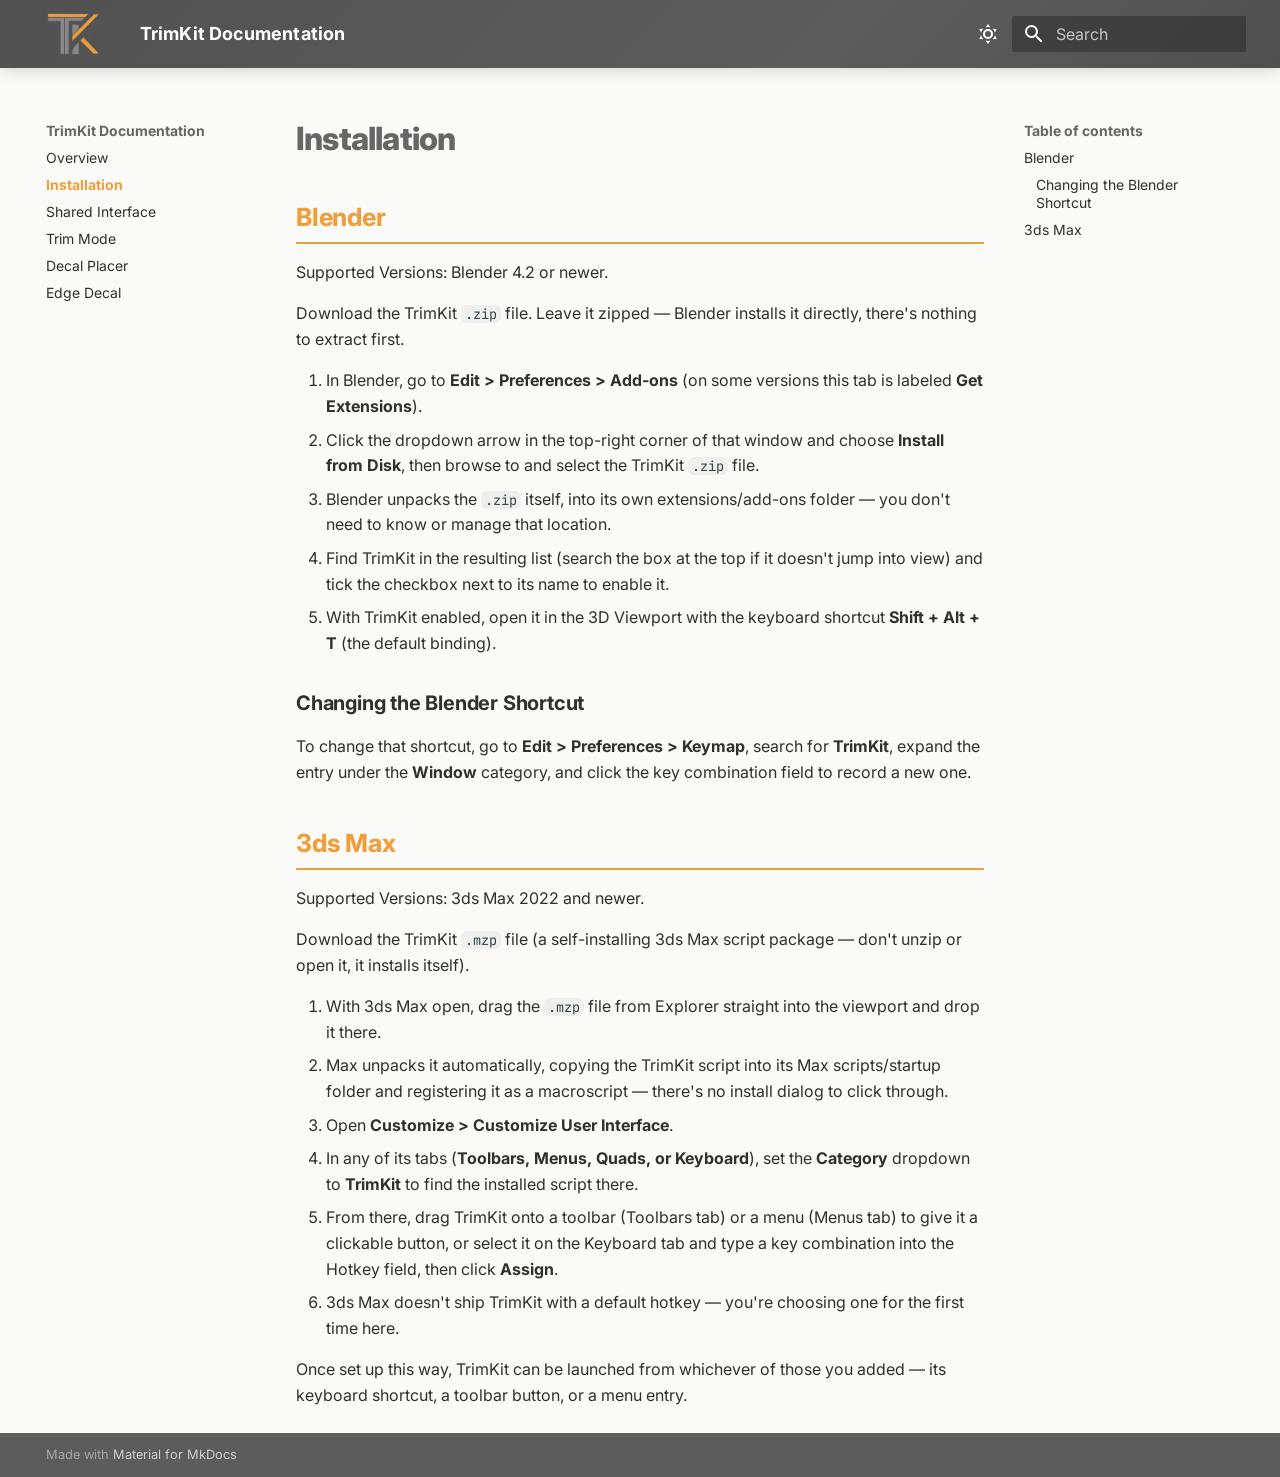
<file: installation/index.html>
<!doctype html>
<html lang="en" class="no-js">
  <head>
    
      <meta charset="utf-8">
      <meta name="viewport" content="width=device-width,initial-scale=1">
      
        <meta name="description" content="Trim sheet texturing, decal placement, and edge decals for 3ds Max and Blender.">
      
      
        <meta name="author" content="TrimKit">
      
      
      
        <link rel="prev" href="..">
      
      
        <link rel="next" href="../interface/">
      
      
        
      
      
      <link rel="icon" href="../assets/trimkit-favicon.png">
      <meta name="generator" content="mkdocs-1.6.1, mkdocs-material-9.8.0">
    
    
      
        <title>Installation - TrimKit Documentation</title>
      
    
    
      <link rel="stylesheet" href="../assets/stylesheets/main.57a0d79d.min.css">
      
        
        <link rel="stylesheet" href="../assets/stylesheets/palette.fb2fffe2.min.css">
      
      


    
    
      
    
    
      
        
        
        <link rel="preconnect" href="https://fonts.gstatic.com" crossorigin>
        <link rel="stylesheet" href="https://fonts.googleapis.com/css?family=Inter:300,300i,400,400i,700,700i%7CJetBrains+Mono:400,400i,700,700i&display=fallback">
        <style>:root{--md-text-font:"Inter";--md-code-font:"JetBrains Mono"}</style>
      
    
    
      <link rel="stylesheet" href="../stylesheets/trimkit.css">
    
    <script>__md_scope=new URL("..",location),__md_hash=e=>[...e].reduce(((e,_)=>(e<<5)-e+_.charCodeAt(0)),0),__md_get=(e,_=localStorage,t=__md_scope)=>JSON.parse(_.getItem(t.pathname+"."+e)),__md_set=(e,_,t=localStorage,a=__md_scope)=>{try{t.setItem(a.pathname+"."+e,JSON.stringify(_))}catch(e){}}</script>
    
      

    
    
  </head>
  
  
    
    
      
    
    
    
    
    <body dir="ltr" data-md-color-scheme="default" data-md-color-primary="indigo" data-md-color-accent="indigo">
  
    
    <input class="md-toggle" data-md-toggle="drawer" type="checkbox" id="__drawer" autocomplete="off">
    <input class="md-toggle" data-md-toggle="search" type="checkbox" id="__search" autocomplete="off">
    <label class="md-overlay" for="__drawer"></label>
    <div data-md-component="skip">
      
        
        <a href="#installation" class="md-skip">
          Skip to content
        </a>
      
    </div>
    <div data-md-component="announce">
      
    </div>
    
    
      

  

<header class="md-header md-header--shadow" data-md-component="header">
  <nav class="md-header__inner md-grid" aria-label="Header">
    <a href=".." title="TrimKit Documentation" class="md-header__button md-logo" aria-label="TrimKit Documentation" data-md-component="logo">
      
  <img src="../assets/trimkit-logo.png" alt="logo">

    </a>
    <label class="md-header__button md-icon" for="__drawer">
      
      <svg xmlns="http://www.w3.org/2000/svg" viewBox="0 0 24 24"><path d="M3 6h18v2H3zm0 5h18v2H3zm0 5h18v2H3z"/></svg>
    </label>
    <div class="md-header__title" data-md-component="header-title">
      <div class="md-header__ellipsis">
        <div class="md-header__topic">
          <span class="md-ellipsis">
            TrimKit Documentation
          </span>
        </div>
        <div class="md-header__topic" data-md-component="header-topic">
          <span class="md-ellipsis">
            
              Installation
            
          </span>
        </div>
      </div>
    </div>
    
      
        <form class="md-header__option" data-md-component="palette">
  
    
    
    
    <input class="md-option" data-md-color-media="(prefers-color-scheme: light)" data-md-color-scheme="default" data-md-color-primary="indigo" data-md-color-accent="indigo"  aria-label="Switch to dark mode"  type="radio" name="__palette" id="__palette_0">
    
      <label class="md-header__button md-icon" title="Switch to dark mode" for="__palette_1" hidden>
        <svg xmlns="http://www.w3.org/2000/svg" viewBox="0 0 24 24"><path d="M12 7a5 5 0 0 1 5 5 5 5 0 0 1-5 5 5 5 0 0 1-5-5 5 5 0 0 1 5-5m0 2a3 3 0 0 0-3 3 3 3 0 0 0 3 3 3 3 0 0 0 3-3 3 3 0 0 0-3-3m0-7 2.39 3.42C13.65 5.15 12.84 5 12 5s-1.65.15-2.39.42zM3.34 7l4.16-.35A7.2 7.2 0 0 0 5.94 8.5c-.44.74-.69 1.5-.83 2.29zm.02 10 1.76-3.77a7.131 7.131 0 0 0 2.38 4.14zM20.65 7l-1.77 3.79a7.02 7.02 0 0 0-2.38-4.15zm-.01 10-4.14.36c.59-.51 1.12-1.14 1.54-1.86.42-.73.69-1.5.83-2.29zM12 22l-2.41-3.44c.74.27 1.55.44 2.41.44.82 0 1.63-.17 2.37-.44z"/></svg>
      </label>
    
  
    
    
    
    <input class="md-option" data-md-color-media="(prefers-color-scheme: dark)" data-md-color-scheme="slate" data-md-color-primary="indigo" data-md-color-accent="indigo"  aria-label="Switch to light mode"  type="radio" name="__palette" id="__palette_1">
    
      <label class="md-header__button md-icon" title="Switch to light mode" for="__palette_0" hidden>
        <svg xmlns="http://www.w3.org/2000/svg" viewBox="0 0 24 24"><path d="m17.75 4.09-2.53 1.94.91 3.06-2.63-1.81-2.63 1.81.91-3.06-2.53-1.94L12.44 4l1.06-3 1.06 3zm3.5 6.91-1.64 1.25.59 1.98-1.7-1.17-1.7 1.17.59-1.98L15.75 11l2.06-.05L18.5 9l.69 1.95zm-2.28 4.95c.83-.08 1.72 1.1 1.19 1.85-.32.45-.66.87-1.08 1.27C15.17 23 8.84 23 4.94 19.07c-3.91-3.9-3.91-10.24 0-14.14.4-.4.82-.76 1.27-1.08.75-.53 1.93.36 1.85 1.19-.27 2.86.69 5.83 2.89 8.02a9.96 9.96 0 0 0 8.02 2.89m-1.64 2.02a12.08 12.08 0 0 1-7.8-3.47c-2.17-2.19-3.33-5-3.49-7.82-2.81 3.14-2.7 7.96.31 10.98 3.02 3.01 7.84 3.12 10.98.31"/></svg>
      </label>
    
  
</form>
      
    
    
      <script>var palette=__md_get("__palette");if(palette&&palette.color){if("(prefers-color-scheme)"===palette.color.media){var media=matchMedia("(prefers-color-scheme: light)"),input=document.querySelector(media.matches?"[data-md-color-media='(prefers-color-scheme: light)']":"[data-md-color-media='(prefers-color-scheme: dark)']");palette.color.media=input.getAttribute("data-md-color-media"),palette.color.scheme=input.getAttribute("data-md-color-scheme"),palette.color.primary=input.getAttribute("data-md-color-primary"),palette.color.accent=input.getAttribute("data-md-color-accent")}for(var[key,value]of Object.entries(palette.color))document.body.setAttribute("data-md-color-"+key,value)}</script>
    
    
    
      
      
        <label class="md-header__button md-icon" for="__search">
          
          <svg xmlns="http://www.w3.org/2000/svg" viewBox="0 0 24 24"><path d="M9.5 3A6.5 6.5 0 0 1 16 9.5c0 1.61-.59 3.09-1.56 4.23l.27.27h.79l5 5-1.5 1.5-5-5v-.79l-.27-.27A6.52 6.52 0 0 1 9.5 16 6.5 6.5 0 0 1 3 9.5 6.5 6.5 0 0 1 9.5 3m0 2C7 5 5 7 5 9.5S7 14 9.5 14 14 12 14 9.5 12 5 9.5 5"/></svg>
        </label>
        <div class="md-search" data-md-component="search" role="dialog">
  <label class="md-search__overlay" for="__search"></label>
  <div class="md-search__inner" role="search">
    <form class="md-search__form" name="search">
      <input type="text" class="md-search__input" name="query" aria-label="Search" placeholder="Search" autocapitalize="off" autocorrect="off" autocomplete="off" spellcheck="false" data-md-component="search-query" required>
      <label class="md-search__icon md-icon" for="__search">
        
        <svg xmlns="http://www.w3.org/2000/svg" viewBox="0 0 24 24"><path d="M9.5 3A6.5 6.5 0 0 1 16 9.5c0 1.61-.59 3.09-1.56 4.23l.27.27h.79l5 5-1.5 1.5-5-5v-.79l-.27-.27A6.52 6.52 0 0 1 9.5 16 6.5 6.5 0 0 1 3 9.5 6.5 6.5 0 0 1 9.5 3m0 2C7 5 5 7 5 9.5S7 14 9.5 14 14 12 14 9.5 12 5 9.5 5"/></svg>
        
        <svg xmlns="http://www.w3.org/2000/svg" viewBox="0 0 24 24"><path d="M20 11v2H8l5.5 5.5-1.42 1.42L4.16 12l7.92-7.92L13.5 5.5 8 11z"/></svg>
      </label>
      <nav class="md-search__options" aria-label="Search">
        
        <button type="reset" class="md-search__icon md-icon" title="Clear" aria-label="Clear" tabindex="-1">
          
          <svg xmlns="http://www.w3.org/2000/svg" viewBox="0 0 24 24"><path d="M19 6.41 17.59 5 12 10.59 6.41 5 5 6.41 10.59 12 5 17.59 6.41 19 12 13.41 17.59 19 19 17.59 13.41 12z"/></svg>
        </button>
      </nav>
      
        <div class="md-search__suggest" data-md-component="search-suggest"></div>
      
    </form>
    <div class="md-search__output">
      <div class="md-search__scrollwrap" tabindex="0" data-md-scrollfix>
        <div class="md-search-result" data-md-component="search-result">
          <div class="md-search-result__meta">
            Initializing search
          </div>
          <ol class="md-search-result__list" role="presentation"></ol>
        </div>
      </div>
    </div>
  </div>
</div>
      
    
    
  </nav>
  
</header>
    
    <div class="md-container" data-md-component="container">
      
      
        
          
        
      
      <main class="md-main" data-md-component="main">
        <div class="md-main__inner md-grid">
          
            
              
              <div class="md-sidebar md-sidebar--primary" data-md-component="sidebar" data-md-type="navigation" >
                <div class="md-sidebar__scrollwrap">
                  <div class="md-sidebar__inner">
                    



<nav class="md-nav md-nav--primary" aria-label="Navigation" data-md-level="0">
  <label class="md-nav__title" for="__drawer">
    <a href=".." title="TrimKit Documentation" class="md-nav__button md-logo" aria-label="TrimKit Documentation" data-md-component="logo">
      
  <img src="../assets/trimkit-logo.png" alt="logo">

    </a>
    TrimKit Documentation
  </label>
  
  <ul class="md-nav__list" data-md-scrollfix>
    
      
      
  
  
  
  
    <li class="md-nav__item">
      <a href=".." class="md-nav__link">
        
  
  
  <span class="md-ellipsis">
    
  
    Overview
  

    
  </span>
  
  

      </a>
    </li>
  

    
      
      
  
  
    
  
  
  
    <li class="md-nav__item md-nav__item--active">
      
      <input class="md-nav__toggle md-toggle" type="checkbox" id="__toc">
      
      
        
      
      
        <label class="md-nav__link md-nav__link--active" for="__toc">
          
  
  
  <span class="md-ellipsis">
    
  
    Installation
  

    
  </span>
  
  

          <span class="md-nav__icon md-icon"></span>
        </label>
      
      <a href="./" class="md-nav__link md-nav__link--active">
        
  
  
  <span class="md-ellipsis">
    
  
    Installation
  

    
  </span>
  
  

      </a>
      
        

<nav class="md-nav md-nav--secondary" aria-label="Table of contents">
  
  
  
    
  
  
    <label class="md-nav__title" for="__toc">
      <span class="md-nav__icon md-icon"></span>
      Table of contents
    </label>
    <ul class="md-nav__list" data-md-component="toc" data-md-scrollfix>
      
        <li class="md-nav__item">
  <a href="#blender" class="md-nav__link">
    <span class="md-ellipsis">
      
        Blender
      
    </span>
  </a>
  
    <nav class="md-nav" aria-label="Blender">
      <ul class="md-nav__list">
        
          <li class="md-nav__item">
  <a href="#changing-the-blender-shortcut" class="md-nav__link">
    <span class="md-ellipsis">
      
        Changing the Blender Shortcut
      
    </span>
  </a>
  
</li>
        
      </ul>
    </nav>
  
</li>
      
        <li class="md-nav__item">
  <a href="#3ds-max" class="md-nav__link">
    <span class="md-ellipsis">
      
        3ds Max
      
    </span>
  </a>
  
</li>
      
    </ul>
  
</nav>
      
    </li>
  

    
      
      
  
  
  
  
    <li class="md-nav__item">
      <a href="../interface/" class="md-nav__link">
        
  
  
  <span class="md-ellipsis">
    
  
    Shared Interface
  

    
  </span>
  
  

      </a>
    </li>
  

    
      
      
  
  
  
  
    <li class="md-nav__item">
      <a href="../trim-mode/" class="md-nav__link">
        
  
  
  <span class="md-ellipsis">
    
  
    Trim Mode
  

    
  </span>
  
  

      </a>
    </li>
  

    
      
      
  
  
  
  
    <li class="md-nav__item">
      <a href="../decal-placer/" class="md-nav__link">
        
  
  
  <span class="md-ellipsis">
    
  
    Decal Placer
  

    
  </span>
  
  

      </a>
    </li>
  

    
      
      
  
  
  
  
    <li class="md-nav__item">
      <a href="../edge-decal/" class="md-nav__link">
        
  
  
  <span class="md-ellipsis">
    
  
    Edge Decal
  

    
  </span>
  
  

      </a>
    </li>
  

    
  </ul>
</nav>
                  </div>
                </div>
              </div>
            
            
              
              <div class="md-sidebar md-sidebar--secondary" data-md-component="sidebar" data-md-type="toc" >
                <div class="md-sidebar__scrollwrap">
                  <div class="md-sidebar__inner">
                    

<nav class="md-nav md-nav--secondary" aria-label="Table of contents">
  
  
  
    
  
  
    <label class="md-nav__title" for="__toc">
      <span class="md-nav__icon md-icon"></span>
      Table of contents
    </label>
    <ul class="md-nav__list" data-md-component="toc" data-md-scrollfix>
      
        <li class="md-nav__item">
  <a href="#blender" class="md-nav__link">
    <span class="md-ellipsis">
      
        Blender
      
    </span>
  </a>
  
    <nav class="md-nav" aria-label="Blender">
      <ul class="md-nav__list">
        
          <li class="md-nav__item">
  <a href="#changing-the-blender-shortcut" class="md-nav__link">
    <span class="md-ellipsis">
      
        Changing the Blender Shortcut
      
    </span>
  </a>
  
</li>
        
      </ul>
    </nav>
  
</li>
      
        <li class="md-nav__item">
  <a href="#3ds-max" class="md-nav__link">
    <span class="md-ellipsis">
      
        3ds Max
      
    </span>
  </a>
  
</li>
      
    </ul>
  
</nav>
                  </div>
                </div>
              </div>
            
          
          
            <div class="md-content" data-md-component="content">
              
              <article class="md-content__inner md-typeset">
                
                  



<h1 id="installation">Installation</h1>
<h2 id="blender">Blender</h2>
<p>Supported Versions: Blender 4.2 or newer.</p>
<p>Download the TrimKit <code>.zip</code> file. Leave it zipped — Blender installs it directly, there's nothing to extract first.</p>
<ol>
<li>In Blender, go to <strong>Edit &gt; Preferences &gt; Add-ons</strong> (on some versions this tab is labeled <strong>Get Extensions</strong>).</li>
<li>Click the dropdown arrow in the top-right corner of that window and choose <strong>Install from Disk</strong>, then browse to and select the TrimKit <code>.zip</code> file.</li>
<li>Blender unpacks the <code>.zip</code> itself, into its own extensions/add-ons folder — you don't need to know or manage that location.</li>
<li>Find TrimKit in the resulting list (search the box at the top if it doesn't jump into view) and tick the checkbox next to its name to enable it.</li>
<li>With TrimKit enabled, open it in the 3D Viewport with the keyboard shortcut <strong>Shift + Alt + T</strong> (the default binding).</li>
</ol>
<h3 id="changing-the-blender-shortcut">Changing the Blender Shortcut</h3>
<p>To change that shortcut, go to <strong>Edit &gt; Preferences &gt; Keymap</strong>, search for <strong>TrimKit</strong>, expand the entry under the <strong>Window</strong> category, and click the key combination field to record a new one.</p>
<h2 id="3ds-max">3ds Max</h2>
<p>Supported Versions: 3ds Max 2022 and newer.</p>
<p>Download the TrimKit <code>.mzp</code> file (a self-installing 3ds Max script package — don't unzip or open it, it installs itself).</p>
<ol>
<li>With 3ds Max open, drag the <code>.mzp</code> file from Explorer straight into the viewport and drop it there.</li>
<li>Max unpacks it automatically, copying the TrimKit script into its Max scripts/startup folder and registering it as a macroscript — there's no install dialog to click through.</li>
<li>Open <strong>Customize &gt; Customize User Interface</strong>.</li>
<li>In any of its tabs (<strong>Toolbars, Menus, Quads, or Keyboard</strong>), set the <strong>Category</strong> dropdown to <strong>TrimKit</strong> to find the installed script there.</li>
<li>From there, drag TrimKit onto a toolbar (Toolbars tab) or a menu (Menus tab) to give it a clickable button, or select it on the Keyboard tab and type a key combination into the Hotkey field, then click <strong>Assign</strong>.</li>
<li>3ds Max doesn't ship TrimKit with a default hotkey — you're choosing one for the first time here.</li>
</ol>
<p>Once set up this way, TrimKit can be launched from whichever of those you added — its keyboard shortcut, a toolbar button, or a menu entry.</p>












                
              </article>
            </div>
          
          
<script>var target=document.getElementById(location.hash.slice(1));target&&target.name&&(target.checked=target.name.startsWith("__tabbed_"))</script>
        </div>
        
          <button type="button" class="md-top md-icon" data-md-component="top" hidden>
  
  <svg xmlns="http://www.w3.org/2000/svg" viewBox="0 0 24 24"><path d="M13 20h-2V8l-5.5 5.5-1.42-1.42L12 4.16l7.92 7.92-1.42 1.42L13 8z"/></svg>
  Back to top
</button>
        
      </main>
      
        <footer class="md-footer">
  
  <div class="md-footer-meta md-typeset">
    <div class="md-footer-meta__inner md-grid">
      <div class="md-copyright">
  
  
    Made with
    <a href="https://squidfunk.github.io/mkdocs-material/" target="_blank" rel="noopener">
      Material for MkDocs
    </a>
  
</div>
      
    </div>
  </div>
</footer>
      
    </div>
    <div class="md-dialog" data-md-component="dialog">
      <div class="md-dialog__inner md-typeset"></div>
    </div>
    
    
    
      
      
      <script id="__config" type="application/json">{"annotate": null, "base": "..", "features": ["navigation.sections", "navigation.top", "navigation.indexes", "search.suggest", "search.highlight", "content.code.copy", "content.action.edit"], "search": "../assets/javascripts/workers/search.a7633da7.min.js", "tags": null, "translations": {"clipboard.copied": "Copied to clipboard", "clipboard.copy": "Copy to clipboard", "search.result.more.one": "1 more on this page", "search.result.more.other": "# more on this page", "search.result.none": "No matching documents", "search.result.one": "1 matching document", "search.result.other": "# matching documents", "search.result.placeholder": "Type to start searching", "search.result.term.missing": "Missing", "select.version": "Select version"}, "version": null}</script>
    
    
      <script src="../assets/javascripts/bundle.c21346df.min.js"></script>
      
    
  </body>
</html>
</file>
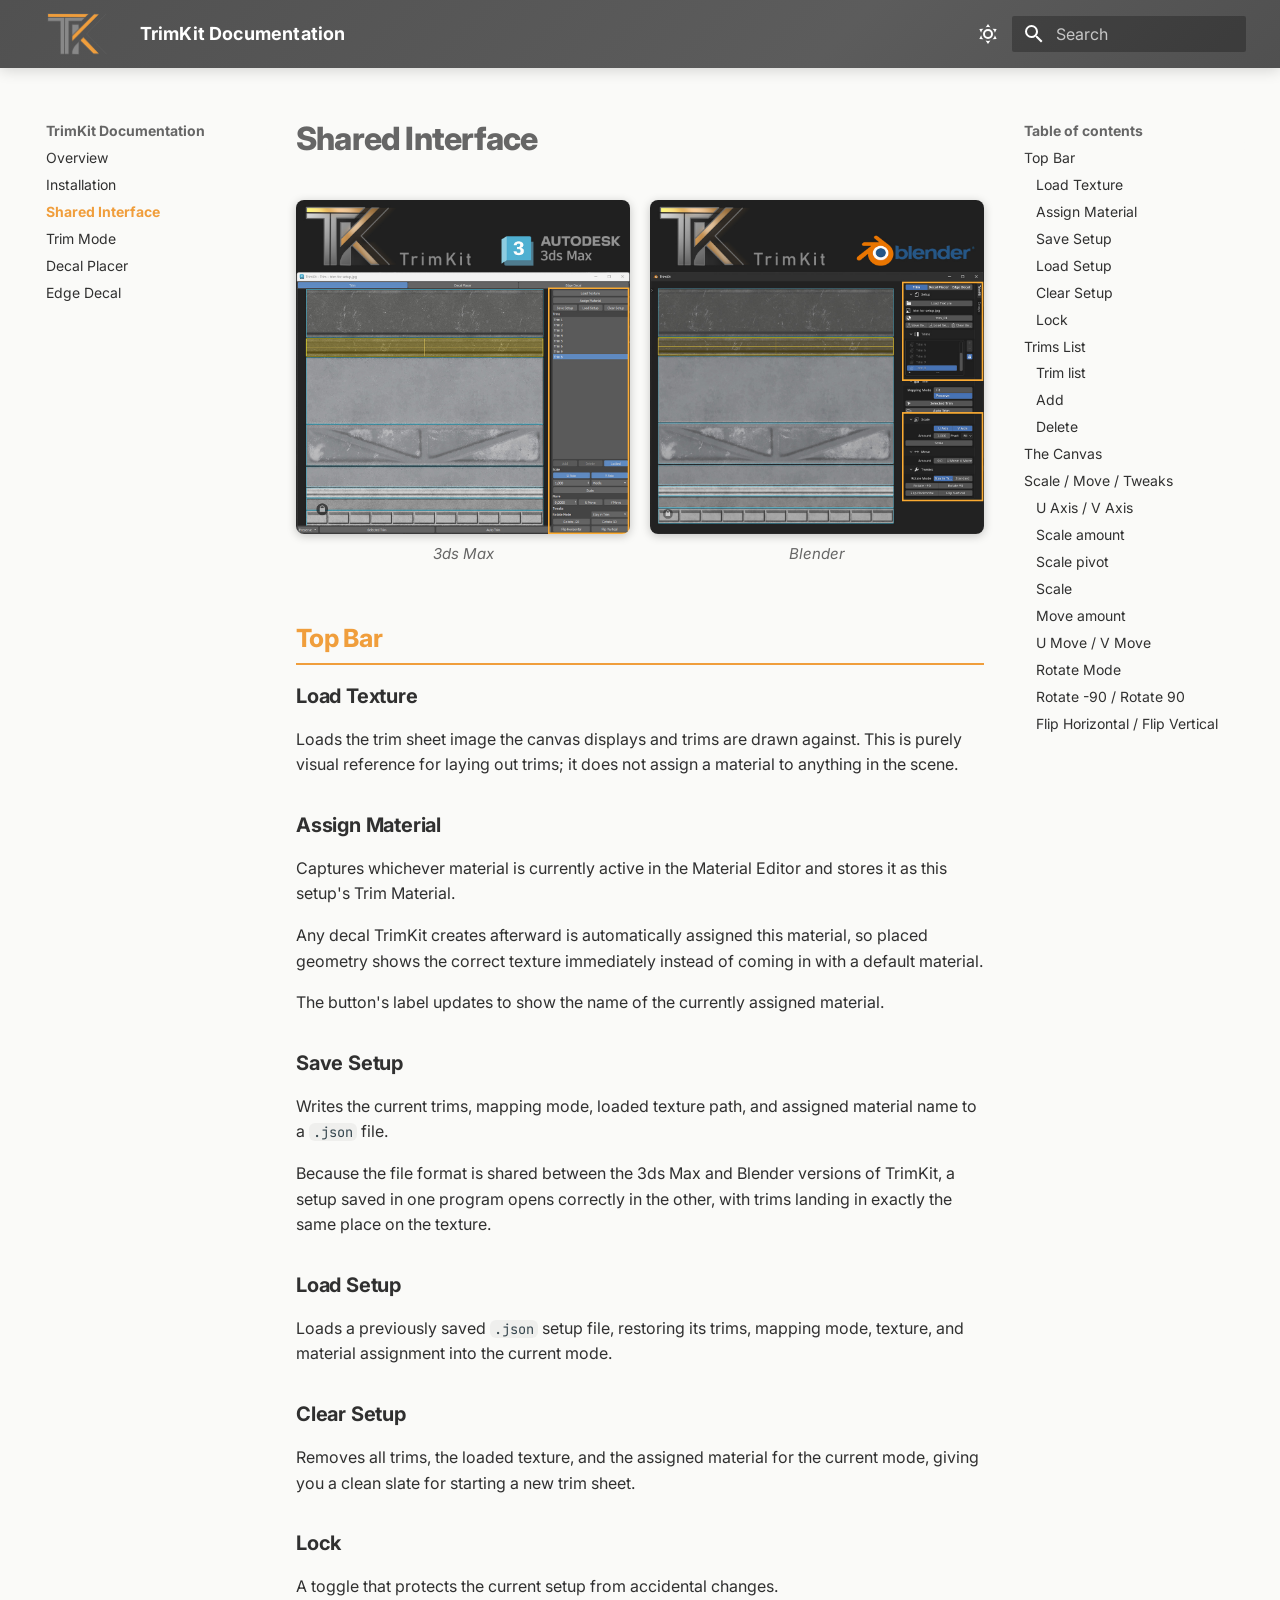
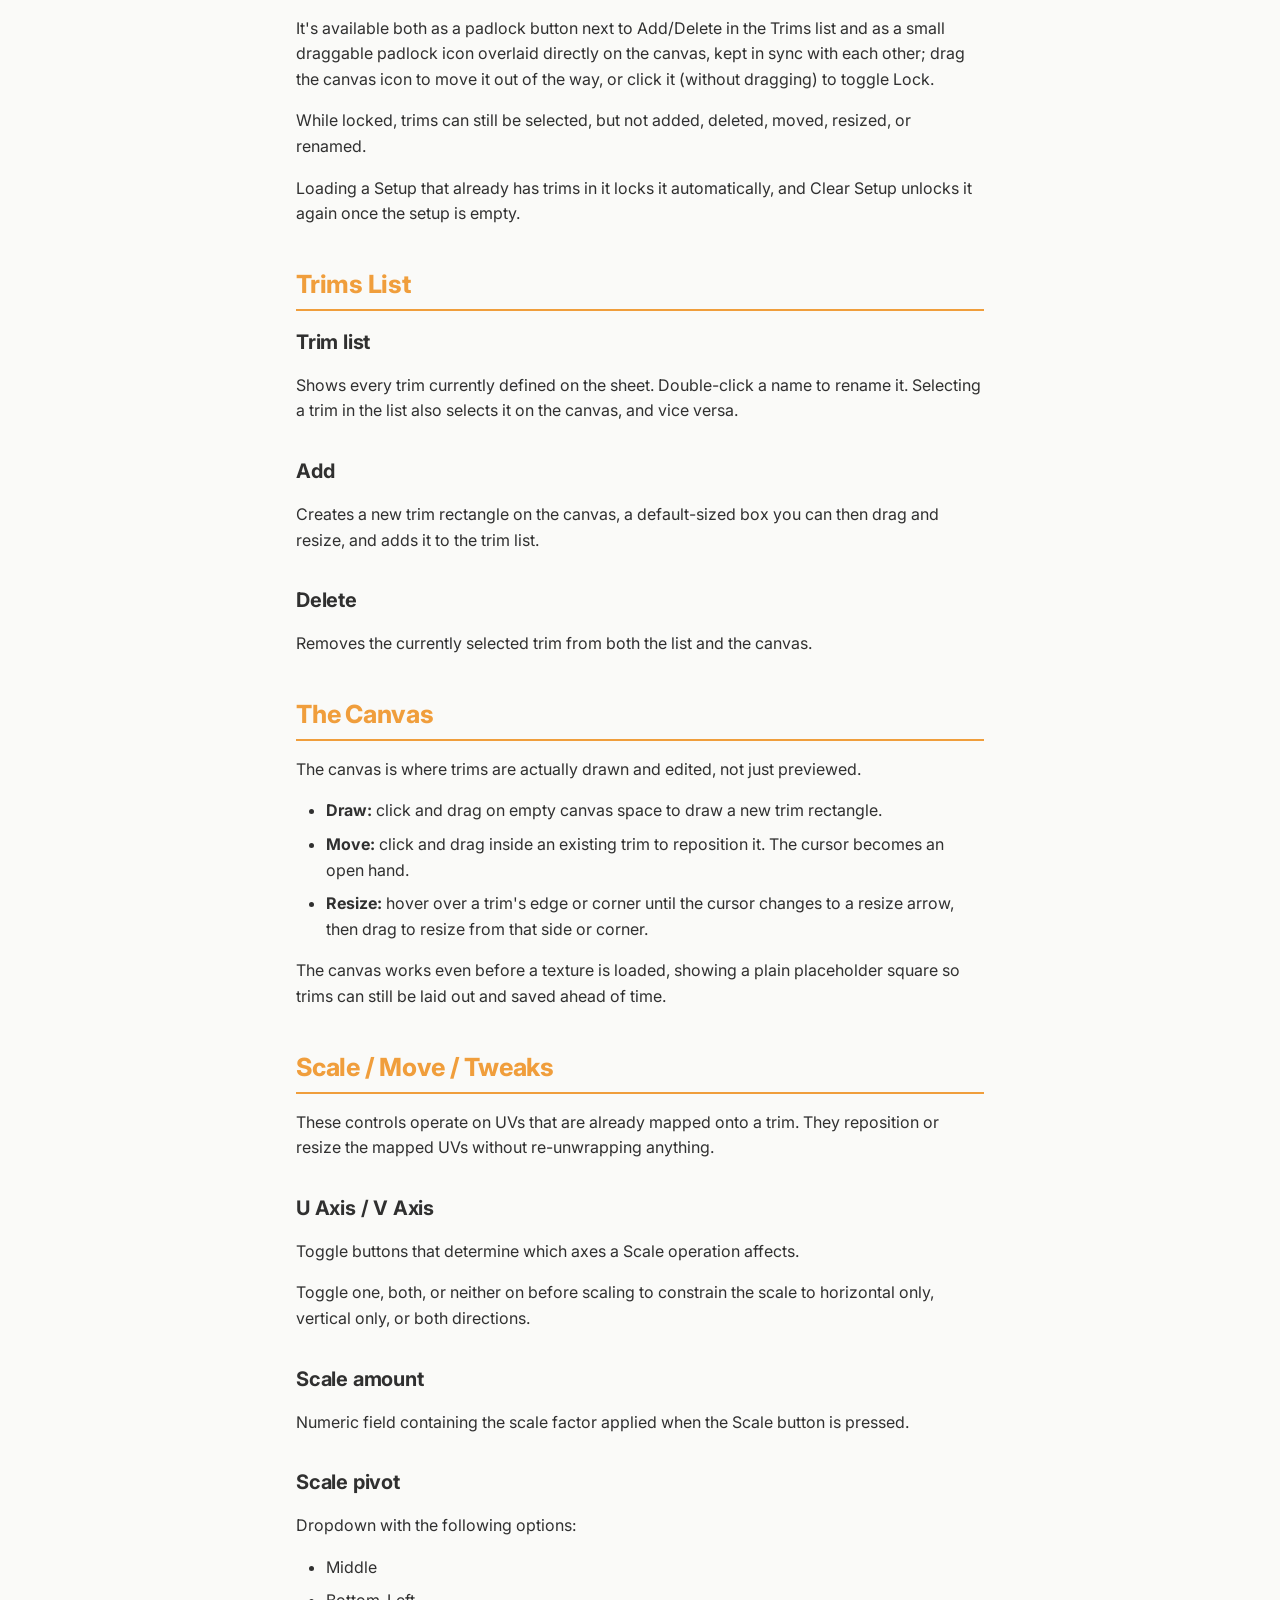
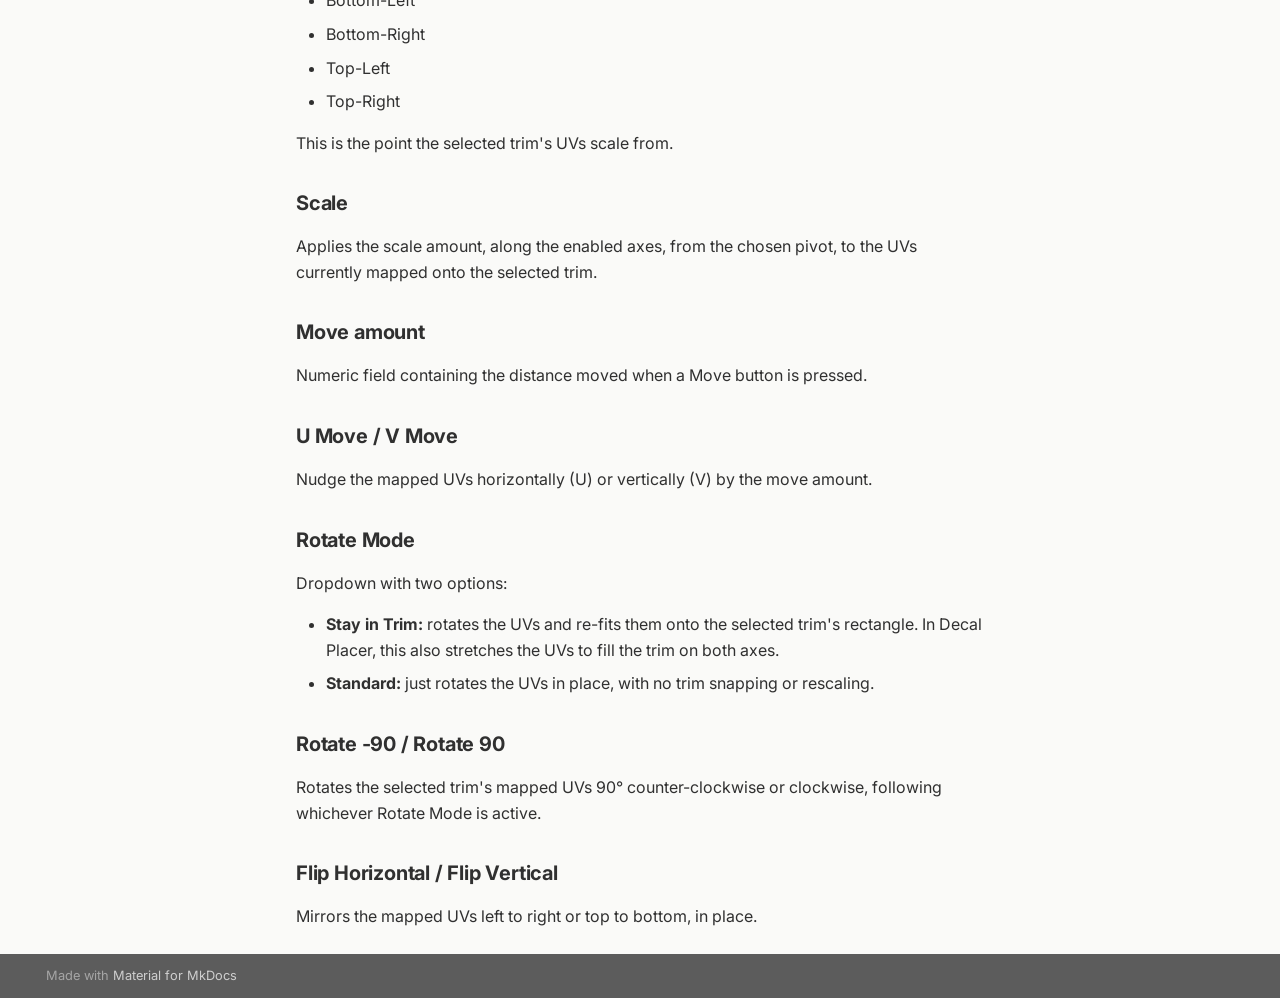
<file: interface/index.html>
<!doctype html>
<html lang="en" class="no-js">
  <head>
    
      <meta charset="utf-8">
      <meta name="viewport" content="width=device-width,initial-scale=1">
      
        <meta name="description" content="Trim sheet texturing, decal placement, and edge decals for 3ds Max and Blender.">
      
      
        <meta name="author" content="TrimKit">
      
      
      
        <link rel="prev" href="../installation/">
      
      
        <link rel="next" href="../trim-mode/">
      
      
        
      
      
      <link rel="icon" href="../assets/trimkit-favicon.png">
      <meta name="generator" content="mkdocs-1.6.1, mkdocs-material-9.8.0">
    
    
      
        <title>Shared Interface - TrimKit Documentation</title>
      
    
    
      <link rel="stylesheet" href="../assets/stylesheets/main.57a0d79d.min.css">
      
        
        <link rel="stylesheet" href="../assets/stylesheets/palette.fb2fffe2.min.css">
      
      


    
    
      
    
    
      
        
        
        <link rel="preconnect" href="https://fonts.gstatic.com" crossorigin>
        <link rel="stylesheet" href="https://fonts.googleapis.com/css?family=Inter:300,300i,400,400i,700,700i%7CJetBrains+Mono:400,400i,700,700i&display=fallback">
        <style>:root{--md-text-font:"Inter";--md-code-font:"JetBrains Mono"}</style>
      
    
    
      <link rel="stylesheet" href="../stylesheets/trimkit.css">
    
    <script>__md_scope=new URL("..",location),__md_hash=e=>[...e].reduce(((e,_)=>(e<<5)-e+_.charCodeAt(0)),0),__md_get=(e,_=localStorage,t=__md_scope)=>JSON.parse(_.getItem(t.pathname+"."+e)),__md_set=(e,_,t=localStorage,a=__md_scope)=>{try{t.setItem(a.pathname+"."+e,JSON.stringify(_))}catch(e){}}</script>
    
      

    
    
  </head>
  
  
    
    
      
    
    
    
    
    <body dir="ltr" data-md-color-scheme="default" data-md-color-primary="indigo" data-md-color-accent="indigo">
  
    
    <input class="md-toggle" data-md-toggle="drawer" type="checkbox" id="__drawer" autocomplete="off">
    <input class="md-toggle" data-md-toggle="search" type="checkbox" id="__search" autocomplete="off">
    <label class="md-overlay" for="__drawer"></label>
    <div data-md-component="skip">
      
        
        <a href="#shared-interface" class="md-skip">
          Skip to content
        </a>
      
    </div>
    <div data-md-component="announce">
      
    </div>
    
    
      

  

<header class="md-header md-header--shadow" data-md-component="header">
  <nav class="md-header__inner md-grid" aria-label="Header">
    <a href=".." title="TrimKit Documentation" class="md-header__button md-logo" aria-label="TrimKit Documentation" data-md-component="logo">
      
  <img src="../assets/trimkit-logo.png" alt="logo">

    </a>
    <label class="md-header__button md-icon" for="__drawer">
      
      <svg xmlns="http://www.w3.org/2000/svg" viewBox="0 0 24 24"><path d="M3 6h18v2H3zm0 5h18v2H3zm0 5h18v2H3z"/></svg>
    </label>
    <div class="md-header__title" data-md-component="header-title">
      <div class="md-header__ellipsis">
        <div class="md-header__topic">
          <span class="md-ellipsis">
            TrimKit Documentation
          </span>
        </div>
        <div class="md-header__topic" data-md-component="header-topic">
          <span class="md-ellipsis">
            
              Shared Interface
            
          </span>
        </div>
      </div>
    </div>
    
      
        <form class="md-header__option" data-md-component="palette">
  
    
    
    
    <input class="md-option" data-md-color-media="(prefers-color-scheme: light)" data-md-color-scheme="default" data-md-color-primary="indigo" data-md-color-accent="indigo"  aria-label="Switch to dark mode"  type="radio" name="__palette" id="__palette_0">
    
      <label class="md-header__button md-icon" title="Switch to dark mode" for="__palette_1" hidden>
        <svg xmlns="http://www.w3.org/2000/svg" viewBox="0 0 24 24"><path d="M12 7a5 5 0 0 1 5 5 5 5 0 0 1-5 5 5 5 0 0 1-5-5 5 5 0 0 1 5-5m0 2a3 3 0 0 0-3 3 3 3 0 0 0 3 3 3 3 0 0 0 3-3 3 3 0 0 0-3-3m0-7 2.39 3.42C13.65 5.15 12.84 5 12 5s-1.65.15-2.39.42zM3.34 7l4.16-.35A7.2 7.2 0 0 0 5.94 8.5c-.44.74-.69 1.5-.83 2.29zm.02 10 1.76-3.77a7.131 7.131 0 0 0 2.38 4.14zM20.65 7l-1.77 3.79a7.02 7.02 0 0 0-2.38-4.15zm-.01 10-4.14.36c.59-.51 1.12-1.14 1.54-1.86.42-.73.69-1.5.83-2.29zM12 22l-2.41-3.44c.74.27 1.55.44 2.41.44.82 0 1.63-.17 2.37-.44z"/></svg>
      </label>
    
  
    
    
    
    <input class="md-option" data-md-color-media="(prefers-color-scheme: dark)" data-md-color-scheme="slate" data-md-color-primary="indigo" data-md-color-accent="indigo"  aria-label="Switch to light mode"  type="radio" name="__palette" id="__palette_1">
    
      <label class="md-header__button md-icon" title="Switch to light mode" for="__palette_0" hidden>
        <svg xmlns="http://www.w3.org/2000/svg" viewBox="0 0 24 24"><path d="m17.75 4.09-2.53 1.94.91 3.06-2.63-1.81-2.63 1.81.91-3.06-2.53-1.94L12.44 4l1.06-3 1.06 3zm3.5 6.91-1.64 1.25.59 1.98-1.7-1.17-1.7 1.17.59-1.98L15.75 11l2.06-.05L18.5 9l.69 1.95zm-2.28 4.95c.83-.08 1.72 1.1 1.19 1.85-.32.45-.66.87-1.08 1.27C15.17 23 8.84 23 4.94 19.07c-3.91-3.9-3.91-10.24 0-14.14.4-.4.82-.76 1.27-1.08.75-.53 1.93.36 1.85 1.19-.27 2.86.69 5.83 2.89 8.02a9.96 9.96 0 0 0 8.02 2.89m-1.64 2.02a12.08 12.08 0 0 1-7.8-3.47c-2.17-2.19-3.33-5-3.49-7.82-2.81 3.14-2.7 7.96.31 10.98 3.02 3.01 7.84 3.12 10.98.31"/></svg>
      </label>
    
  
</form>
      
    
    
      <script>var palette=__md_get("__palette");if(palette&&palette.color){if("(prefers-color-scheme)"===palette.color.media){var media=matchMedia("(prefers-color-scheme: light)"),input=document.querySelector(media.matches?"[data-md-color-media='(prefers-color-scheme: light)']":"[data-md-color-media='(prefers-color-scheme: dark)']");palette.color.media=input.getAttribute("data-md-color-media"),palette.color.scheme=input.getAttribute("data-md-color-scheme"),palette.color.primary=input.getAttribute("data-md-color-primary"),palette.color.accent=input.getAttribute("data-md-color-accent")}for(var[key,value]of Object.entries(palette.color))document.body.setAttribute("data-md-color-"+key,value)}</script>
    
    
    
      
      
        <label class="md-header__button md-icon" for="__search">
          
          <svg xmlns="http://www.w3.org/2000/svg" viewBox="0 0 24 24"><path d="M9.5 3A6.5 6.5 0 0 1 16 9.5c0 1.61-.59 3.09-1.56 4.23l.27.27h.79l5 5-1.5 1.5-5-5v-.79l-.27-.27A6.52 6.52 0 0 1 9.5 16 6.5 6.5 0 0 1 3 9.5 6.5 6.5 0 0 1 9.5 3m0 2C7 5 5 7 5 9.5S7 14 9.5 14 14 12 14 9.5 12 5 9.5 5"/></svg>
        </label>
        <div class="md-search" data-md-component="search" role="dialog">
  <label class="md-search__overlay" for="__search"></label>
  <div class="md-search__inner" role="search">
    <form class="md-search__form" name="search">
      <input type="text" class="md-search__input" name="query" aria-label="Search" placeholder="Search" autocapitalize="off" autocorrect="off" autocomplete="off" spellcheck="false" data-md-component="search-query" required>
      <label class="md-search__icon md-icon" for="__search">
        
        <svg xmlns="http://www.w3.org/2000/svg" viewBox="0 0 24 24"><path d="M9.5 3A6.5 6.5 0 0 1 16 9.5c0 1.61-.59 3.09-1.56 4.23l.27.27h.79l5 5-1.5 1.5-5-5v-.79l-.27-.27A6.52 6.52 0 0 1 9.5 16 6.5 6.5 0 0 1 3 9.5 6.5 6.5 0 0 1 9.5 3m0 2C7 5 5 7 5 9.5S7 14 9.5 14 14 12 14 9.5 12 5 9.5 5"/></svg>
        
        <svg xmlns="http://www.w3.org/2000/svg" viewBox="0 0 24 24"><path d="M20 11v2H8l5.5 5.5-1.42 1.42L4.16 12l7.92-7.92L13.5 5.5 8 11z"/></svg>
      </label>
      <nav class="md-search__options" aria-label="Search">
        
        <button type="reset" class="md-search__icon md-icon" title="Clear" aria-label="Clear" tabindex="-1">
          
          <svg xmlns="http://www.w3.org/2000/svg" viewBox="0 0 24 24"><path d="M19 6.41 17.59 5 12 10.59 6.41 5 5 6.41 10.59 12 5 17.59 6.41 19 12 13.41 17.59 19 19 17.59 13.41 12z"/></svg>
        </button>
      </nav>
      
        <div class="md-search__suggest" data-md-component="search-suggest"></div>
      
    </form>
    <div class="md-search__output">
      <div class="md-search__scrollwrap" tabindex="0" data-md-scrollfix>
        <div class="md-search-result" data-md-component="search-result">
          <div class="md-search-result__meta">
            Initializing search
          </div>
          <ol class="md-search-result__list" role="presentation"></ol>
        </div>
      </div>
    </div>
  </div>
</div>
      
    
    
  </nav>
  
</header>
    
    <div class="md-container" data-md-component="container">
      
      
        
          
        
      
      <main class="md-main" data-md-component="main">
        <div class="md-main__inner md-grid">
          
            
              
              <div class="md-sidebar md-sidebar--primary" data-md-component="sidebar" data-md-type="navigation" >
                <div class="md-sidebar__scrollwrap">
                  <div class="md-sidebar__inner">
                    



<nav class="md-nav md-nav--primary" aria-label="Navigation" data-md-level="0">
  <label class="md-nav__title" for="__drawer">
    <a href=".." title="TrimKit Documentation" class="md-nav__button md-logo" aria-label="TrimKit Documentation" data-md-component="logo">
      
  <img src="../assets/trimkit-logo.png" alt="logo">

    </a>
    TrimKit Documentation
  </label>
  
  <ul class="md-nav__list" data-md-scrollfix>
    
      
      
  
  
  
  
    <li class="md-nav__item">
      <a href=".." class="md-nav__link">
        
  
  
  <span class="md-ellipsis">
    
  
    Overview
  

    
  </span>
  
  

      </a>
    </li>
  

    
      
      
  
  
  
  
    <li class="md-nav__item">
      <a href="../installation/" class="md-nav__link">
        
  
  
  <span class="md-ellipsis">
    
  
    Installation
  

    
  </span>
  
  

      </a>
    </li>
  

    
      
      
  
  
    
  
  
  
    <li class="md-nav__item md-nav__item--active">
      
      <input class="md-nav__toggle md-toggle" type="checkbox" id="__toc">
      
      
        
      
      
        <label class="md-nav__link md-nav__link--active" for="__toc">
          
  
  
  <span class="md-ellipsis">
    
  
    Shared Interface
  

    
  </span>
  
  

          <span class="md-nav__icon md-icon"></span>
        </label>
      
      <a href="./" class="md-nav__link md-nav__link--active">
        
  
  
  <span class="md-ellipsis">
    
  
    Shared Interface
  

    
  </span>
  
  

      </a>
      
        

<nav class="md-nav md-nav--secondary" aria-label="Table of contents">
  
  
  
    
  
  
    <label class="md-nav__title" for="__toc">
      <span class="md-nav__icon md-icon"></span>
      Table of contents
    </label>
    <ul class="md-nav__list" data-md-component="toc" data-md-scrollfix>
      
        <li class="md-nav__item">
  <a href="#top-bar" class="md-nav__link">
    <span class="md-ellipsis">
      
        Top Bar
      
    </span>
  </a>
  
    <nav class="md-nav" aria-label="Top Bar">
      <ul class="md-nav__list">
        
          <li class="md-nav__item">
  <a href="#load-texture" class="md-nav__link">
    <span class="md-ellipsis">
      
        Load Texture
      
    </span>
  </a>
  
</li>
        
          <li class="md-nav__item">
  <a href="#assign-material" class="md-nav__link">
    <span class="md-ellipsis">
      
        Assign Material
      
    </span>
  </a>
  
</li>
        
          <li class="md-nav__item">
  <a href="#save-setup" class="md-nav__link">
    <span class="md-ellipsis">
      
        Save Setup
      
    </span>
  </a>
  
</li>
        
          <li class="md-nav__item">
  <a href="#load-setup" class="md-nav__link">
    <span class="md-ellipsis">
      
        Load Setup
      
    </span>
  </a>
  
</li>
        
          <li class="md-nav__item">
  <a href="#clear-setup" class="md-nav__link">
    <span class="md-ellipsis">
      
        Clear Setup
      
    </span>
  </a>
  
</li>
        
          <li class="md-nav__item">
  <a href="#lock" class="md-nav__link">
    <span class="md-ellipsis">
      
        Lock
      
    </span>
  </a>
  
</li>
        
      </ul>
    </nav>
  
</li>
      
        <li class="md-nav__item">
  <a href="#trims-list" class="md-nav__link">
    <span class="md-ellipsis">
      
        Trims List
      
    </span>
  </a>
  
    <nav class="md-nav" aria-label="Trims List">
      <ul class="md-nav__list">
        
          <li class="md-nav__item">
  <a href="#trim-list" class="md-nav__link">
    <span class="md-ellipsis">
      
        Trim list
      
    </span>
  </a>
  
</li>
        
          <li class="md-nav__item">
  <a href="#add" class="md-nav__link">
    <span class="md-ellipsis">
      
        Add
      
    </span>
  </a>
  
</li>
        
          <li class="md-nav__item">
  <a href="#delete" class="md-nav__link">
    <span class="md-ellipsis">
      
        Delete
      
    </span>
  </a>
  
</li>
        
      </ul>
    </nav>
  
</li>
      
        <li class="md-nav__item">
  <a href="#the-canvas" class="md-nav__link">
    <span class="md-ellipsis">
      
        The Canvas
      
    </span>
  </a>
  
</li>
      
        <li class="md-nav__item">
  <a href="#scale-move-tweaks" class="md-nav__link">
    <span class="md-ellipsis">
      
        Scale / Move / Tweaks
      
    </span>
  </a>
  
    <nav class="md-nav" aria-label="Scale / Move / Tweaks">
      <ul class="md-nav__list">
        
          <li class="md-nav__item">
  <a href="#u-axis-v-axis" class="md-nav__link">
    <span class="md-ellipsis">
      
        U Axis / V Axis
      
    </span>
  </a>
  
</li>
        
          <li class="md-nav__item">
  <a href="#scale-amount" class="md-nav__link">
    <span class="md-ellipsis">
      
        Scale amount
      
    </span>
  </a>
  
</li>
        
          <li class="md-nav__item">
  <a href="#scale-pivot" class="md-nav__link">
    <span class="md-ellipsis">
      
        Scale pivot
      
    </span>
  </a>
  
</li>
        
          <li class="md-nav__item">
  <a href="#scale" class="md-nav__link">
    <span class="md-ellipsis">
      
        Scale
      
    </span>
  </a>
  
</li>
        
          <li class="md-nav__item">
  <a href="#move-amount" class="md-nav__link">
    <span class="md-ellipsis">
      
        Move amount
      
    </span>
  </a>
  
</li>
        
          <li class="md-nav__item">
  <a href="#u-move-v-move" class="md-nav__link">
    <span class="md-ellipsis">
      
        U Move / V Move
      
    </span>
  </a>
  
</li>
        
          <li class="md-nav__item">
  <a href="#rotate-mode" class="md-nav__link">
    <span class="md-ellipsis">
      
        Rotate Mode
      
    </span>
  </a>
  
</li>
        
          <li class="md-nav__item">
  <a href="#rotate-90-rotate-90" class="md-nav__link">
    <span class="md-ellipsis">
      
        Rotate -90 / Rotate 90
      
    </span>
  </a>
  
</li>
        
          <li class="md-nav__item">
  <a href="#flip-horizontal-flip-vertical" class="md-nav__link">
    <span class="md-ellipsis">
      
        Flip Horizontal / Flip Vertical
      
    </span>
  </a>
  
</li>
        
      </ul>
    </nav>
  
</li>
      
    </ul>
  
</nav>
      
    </li>
  

    
      
      
  
  
  
  
    <li class="md-nav__item">
      <a href="../trim-mode/" class="md-nav__link">
        
  
  
  <span class="md-ellipsis">
    
  
    Trim Mode
  

    
  </span>
  
  

      </a>
    </li>
  

    
      
      
  
  
  
  
    <li class="md-nav__item">
      <a href="../decal-placer/" class="md-nav__link">
        
  
  
  <span class="md-ellipsis">
    
  
    Decal Placer
  

    
  </span>
  
  

      </a>
    </li>
  

    
      
      
  
  
  
  
    <li class="md-nav__item">
      <a href="../edge-decal/" class="md-nav__link">
        
  
  
  <span class="md-ellipsis">
    
  
    Edge Decal
  

    
  </span>
  
  

      </a>
    </li>
  

    
  </ul>
</nav>
                  </div>
                </div>
              </div>
            
            
              
              <div class="md-sidebar md-sidebar--secondary" data-md-component="sidebar" data-md-type="toc" >
                <div class="md-sidebar__scrollwrap">
                  <div class="md-sidebar__inner">
                    

<nav class="md-nav md-nav--secondary" aria-label="Table of contents">
  
  
  
    
  
  
    <label class="md-nav__title" for="__toc">
      <span class="md-nav__icon md-icon"></span>
      Table of contents
    </label>
    <ul class="md-nav__list" data-md-component="toc" data-md-scrollfix>
      
        <li class="md-nav__item">
  <a href="#top-bar" class="md-nav__link">
    <span class="md-ellipsis">
      
        Top Bar
      
    </span>
  </a>
  
    <nav class="md-nav" aria-label="Top Bar">
      <ul class="md-nav__list">
        
          <li class="md-nav__item">
  <a href="#load-texture" class="md-nav__link">
    <span class="md-ellipsis">
      
        Load Texture
      
    </span>
  </a>
  
</li>
        
          <li class="md-nav__item">
  <a href="#assign-material" class="md-nav__link">
    <span class="md-ellipsis">
      
        Assign Material
      
    </span>
  </a>
  
</li>
        
          <li class="md-nav__item">
  <a href="#save-setup" class="md-nav__link">
    <span class="md-ellipsis">
      
        Save Setup
      
    </span>
  </a>
  
</li>
        
          <li class="md-nav__item">
  <a href="#load-setup" class="md-nav__link">
    <span class="md-ellipsis">
      
        Load Setup
      
    </span>
  </a>
  
</li>
        
          <li class="md-nav__item">
  <a href="#clear-setup" class="md-nav__link">
    <span class="md-ellipsis">
      
        Clear Setup
      
    </span>
  </a>
  
</li>
        
          <li class="md-nav__item">
  <a href="#lock" class="md-nav__link">
    <span class="md-ellipsis">
      
        Lock
      
    </span>
  </a>
  
</li>
        
      </ul>
    </nav>
  
</li>
      
        <li class="md-nav__item">
  <a href="#trims-list" class="md-nav__link">
    <span class="md-ellipsis">
      
        Trims List
      
    </span>
  </a>
  
    <nav class="md-nav" aria-label="Trims List">
      <ul class="md-nav__list">
        
          <li class="md-nav__item">
  <a href="#trim-list" class="md-nav__link">
    <span class="md-ellipsis">
      
        Trim list
      
    </span>
  </a>
  
</li>
        
          <li class="md-nav__item">
  <a href="#add" class="md-nav__link">
    <span class="md-ellipsis">
      
        Add
      
    </span>
  </a>
  
</li>
        
          <li class="md-nav__item">
  <a href="#delete" class="md-nav__link">
    <span class="md-ellipsis">
      
        Delete
      
    </span>
  </a>
  
</li>
        
      </ul>
    </nav>
  
</li>
      
        <li class="md-nav__item">
  <a href="#the-canvas" class="md-nav__link">
    <span class="md-ellipsis">
      
        The Canvas
      
    </span>
  </a>
  
</li>
      
        <li class="md-nav__item">
  <a href="#scale-move-tweaks" class="md-nav__link">
    <span class="md-ellipsis">
      
        Scale / Move / Tweaks
      
    </span>
  </a>
  
    <nav class="md-nav" aria-label="Scale / Move / Tweaks">
      <ul class="md-nav__list">
        
          <li class="md-nav__item">
  <a href="#u-axis-v-axis" class="md-nav__link">
    <span class="md-ellipsis">
      
        U Axis / V Axis
      
    </span>
  </a>
  
</li>
        
          <li class="md-nav__item">
  <a href="#scale-amount" class="md-nav__link">
    <span class="md-ellipsis">
      
        Scale amount
      
    </span>
  </a>
  
</li>
        
          <li class="md-nav__item">
  <a href="#scale-pivot" class="md-nav__link">
    <span class="md-ellipsis">
      
        Scale pivot
      
    </span>
  </a>
  
</li>
        
          <li class="md-nav__item">
  <a href="#scale" class="md-nav__link">
    <span class="md-ellipsis">
      
        Scale
      
    </span>
  </a>
  
</li>
        
          <li class="md-nav__item">
  <a href="#move-amount" class="md-nav__link">
    <span class="md-ellipsis">
      
        Move amount
      
    </span>
  </a>
  
</li>
        
          <li class="md-nav__item">
  <a href="#u-move-v-move" class="md-nav__link">
    <span class="md-ellipsis">
      
        U Move / V Move
      
    </span>
  </a>
  
</li>
        
          <li class="md-nav__item">
  <a href="#rotate-mode" class="md-nav__link">
    <span class="md-ellipsis">
      
        Rotate Mode
      
    </span>
  </a>
  
</li>
        
          <li class="md-nav__item">
  <a href="#rotate-90-rotate-90" class="md-nav__link">
    <span class="md-ellipsis">
      
        Rotate -90 / Rotate 90
      
    </span>
  </a>
  
</li>
        
          <li class="md-nav__item">
  <a href="#flip-horizontal-flip-vertical" class="md-nav__link">
    <span class="md-ellipsis">
      
        Flip Horizontal / Flip Vertical
      
    </span>
  </a>
  
</li>
        
      </ul>
    </nav>
  
</li>
      
    </ul>
  
</nav>
                  </div>
                </div>
              </div>
            
          
          
            <div class="md-content" data-md-component="content">
              
              <article class="md-content__inner md-typeset">
                
                  



<h1 id="shared-interface">Shared Interface</h1>
<div class="tk-image-pair" markdown="0">
  <figure>
    <a href="../assets/images/shared-interface-max.jpg" target="_blank"><img src="../assets/images/shared-interface-max.jpg" alt="Shared Interface in 3ds Max" loading="lazy"></a>
    <figcaption>3ds Max</figcaption>
  </figure>
  <figure>
    <a href="../assets/images/shared-interface-blender.jpg" target="_blank"><img src="../assets/images/shared-interface-blender.jpg" alt="Shared Interface in Blender" loading="lazy"></a>
    <figcaption>Blender</figcaption>
  </figure>
</div>

<h2 id="top-bar">Top Bar</h2>
<h3 id="load-texture">Load Texture</h3>
<p>Loads the trim sheet image the canvas displays and trims are drawn against. This is purely visual reference for laying out trims; it does not assign a material to anything in the scene.</p>
<h3 id="assign-material">Assign Material</h3>
<p>Captures whichever material is currently active in the Material Editor and stores it as this setup's Trim Material.</p>
<p>Any decal TrimKit creates afterward is automatically assigned this material, so placed geometry shows the correct texture immediately instead of coming in with a default material.</p>
<p>The button's label updates to show the name of the currently assigned material.</p>
<h3 id="save-setup">Save Setup</h3>
<p>Writes the current trims, mapping mode, loaded texture path, and assigned material name to a <code>.json</code> file.</p>
<p>Because the file format is shared between the 3ds Max and Blender versions of TrimKit, a setup saved in one program opens correctly in the other, with trims landing in exactly the same place on the texture.</p>
<h3 id="load-setup">Load Setup</h3>
<p>Loads a previously saved <code>.json</code> setup file, restoring its trims, mapping mode, texture, and material assignment into the current mode.</p>
<h3 id="clear-setup">Clear Setup</h3>
<p>Removes all trims, the loaded texture, and the assigned material for the current mode, giving you a clean slate for starting a new trim sheet.</p>
<h3 id="lock">Lock</h3>
<p>A toggle that protects the current setup from accidental changes.</p>
<p>It's available both as a padlock button next to Add/Delete in the Trims list and as a small draggable padlock icon overlaid directly on the canvas, kept in sync with each other; drag the canvas icon to move it out of the way, or click it (without dragging) to toggle Lock.</p>
<p>While locked, trims can still be selected, but not added, deleted, moved, resized, or renamed.</p>
<p>Loading a Setup that already has trims in it locks it automatically, and Clear Setup unlocks it again once the setup is empty.</p>
<h2 id="trims-list">Trims List</h2>
<h3 id="trim-list">Trim list</h3>
<p>Shows every trim currently defined on the sheet. Double-click a name to rename it. Selecting a trim in the list also selects it on the canvas, and vice versa.</p>
<h3 id="add">Add</h3>
<p>Creates a new trim rectangle on the canvas, a default-sized box you can then drag and resize, and adds it to the trim list.</p>
<h3 id="delete">Delete</h3>
<p>Removes the currently selected trim from both the list and the canvas.</p>
<h2 id="the-canvas">The Canvas</h2>
<p>The canvas is where trims are actually drawn and edited, not just previewed.</p>
<ul>
<li><strong>Draw:</strong> click and drag on empty canvas space to draw a new trim rectangle.</li>
<li><strong>Move:</strong> click and drag inside an existing trim to reposition it. The cursor becomes an open hand.</li>
<li><strong>Resize:</strong> hover over a trim's edge or corner until the cursor changes to a resize arrow, then drag to resize from that side or corner.</li>
</ul>
<p>The canvas works even before a texture is loaded, showing a plain placeholder square so trims can still be laid out and saved ahead of time.</p>
<h2 id="scale-move-tweaks">Scale / Move / Tweaks</h2>
<p>These controls operate on UVs that are already mapped onto a trim. They reposition or resize the mapped UVs without re-unwrapping anything.</p>
<h3 id="u-axis-v-axis">U Axis / V Axis</h3>
<p>Toggle buttons that determine which axes a Scale operation affects.</p>
<p>Toggle one, both, or neither on before scaling to constrain the scale to horizontal only, vertical only, or both directions.</p>
<h3 id="scale-amount">Scale amount</h3>
<p>Numeric field containing the scale factor applied when the Scale button is pressed.</p>
<h3 id="scale-pivot">Scale pivot</h3>
<p>Dropdown with the following options:</p>
<ul>
<li>Middle</li>
<li>Bottom-Left</li>
<li>Bottom-Right</li>
<li>Top-Left</li>
<li>Top-Right</li>
</ul>
<p>This is the point the selected trim's UVs scale from.</p>
<h3 id="scale">Scale</h3>
<p>Applies the scale amount, along the enabled axes, from the chosen pivot, to the UVs currently mapped onto the selected trim.</p>
<h3 id="move-amount">Move amount</h3>
<p>Numeric field containing the distance moved when a Move button is pressed.</p>
<h3 id="u-move-v-move">U Move / V Move</h3>
<p>Nudge the mapped UVs horizontally (U) or vertically (V) by the move amount.</p>
<h3 id="rotate-mode">Rotate Mode</h3>
<p>Dropdown with two options:</p>
<ul>
<li><strong>Stay in Trim:</strong> rotates the UVs and re-fits them onto the selected trim's rectangle. In Decal Placer, this also stretches the UVs to fill the trim on both axes.</li>
<li><strong>Standard:</strong> just rotates the UVs in place, with no trim snapping or rescaling.</li>
</ul>
<h3 id="rotate-90-rotate-90">Rotate -90 / Rotate 90</h3>
<p>Rotates the selected trim's mapped UVs 90° counter-clockwise or clockwise, following whichever Rotate Mode is active.</p>
<h3 id="flip-horizontal-flip-vertical">Flip Horizontal / Flip Vertical</h3>
<p>Mirrors the mapped UVs left to right or top to bottom, in place.</p>












                
              </article>
            </div>
          
          
<script>var target=document.getElementById(location.hash.slice(1));target&&target.name&&(target.checked=target.name.startsWith("__tabbed_"))</script>
        </div>
        
          <button type="button" class="md-top md-icon" data-md-component="top" hidden>
  
  <svg xmlns="http://www.w3.org/2000/svg" viewBox="0 0 24 24"><path d="M13 20h-2V8l-5.5 5.5-1.42-1.42L12 4.16l7.92 7.92-1.42 1.42L13 8z"/></svg>
  Back to top
</button>
        
      </main>
      
        <footer class="md-footer">
  
  <div class="md-footer-meta md-typeset">
    <div class="md-footer-meta__inner md-grid">
      <div class="md-copyright">
  
  
    Made with
    <a href="https://squidfunk.github.io/mkdocs-material/" target="_blank" rel="noopener">
      Material for MkDocs
    </a>
  
</div>
      
    </div>
  </div>
</footer>
      
    </div>
    <div class="md-dialog" data-md-component="dialog">
      <div class="md-dialog__inner md-typeset"></div>
    </div>
    
    
    
      
      
      <script id="__config" type="application/json">{"annotate": null, "base": "..", "features": ["navigation.sections", "navigation.top", "navigation.indexes", "search.suggest", "search.highlight", "content.code.copy", "content.action.edit"], "search": "../assets/javascripts/workers/search.a7633da7.min.js", "tags": null, "translations": {"clipboard.copied": "Copied to clipboard", "clipboard.copy": "Copy to clipboard", "search.result.more.one": "1 more on this page", "search.result.more.other": "# more on this page", "search.result.none": "No matching documents", "search.result.one": "1 matching document", "search.result.other": "# matching documents", "search.result.placeholder": "Type to start searching", "search.result.term.missing": "Missing", "select.version": "Select version"}, "version": null}</script>
    
    
      <script src="../assets/javascripts/bundle.c21346df.min.js"></script>
      
    
  </body>
</html>
</file>
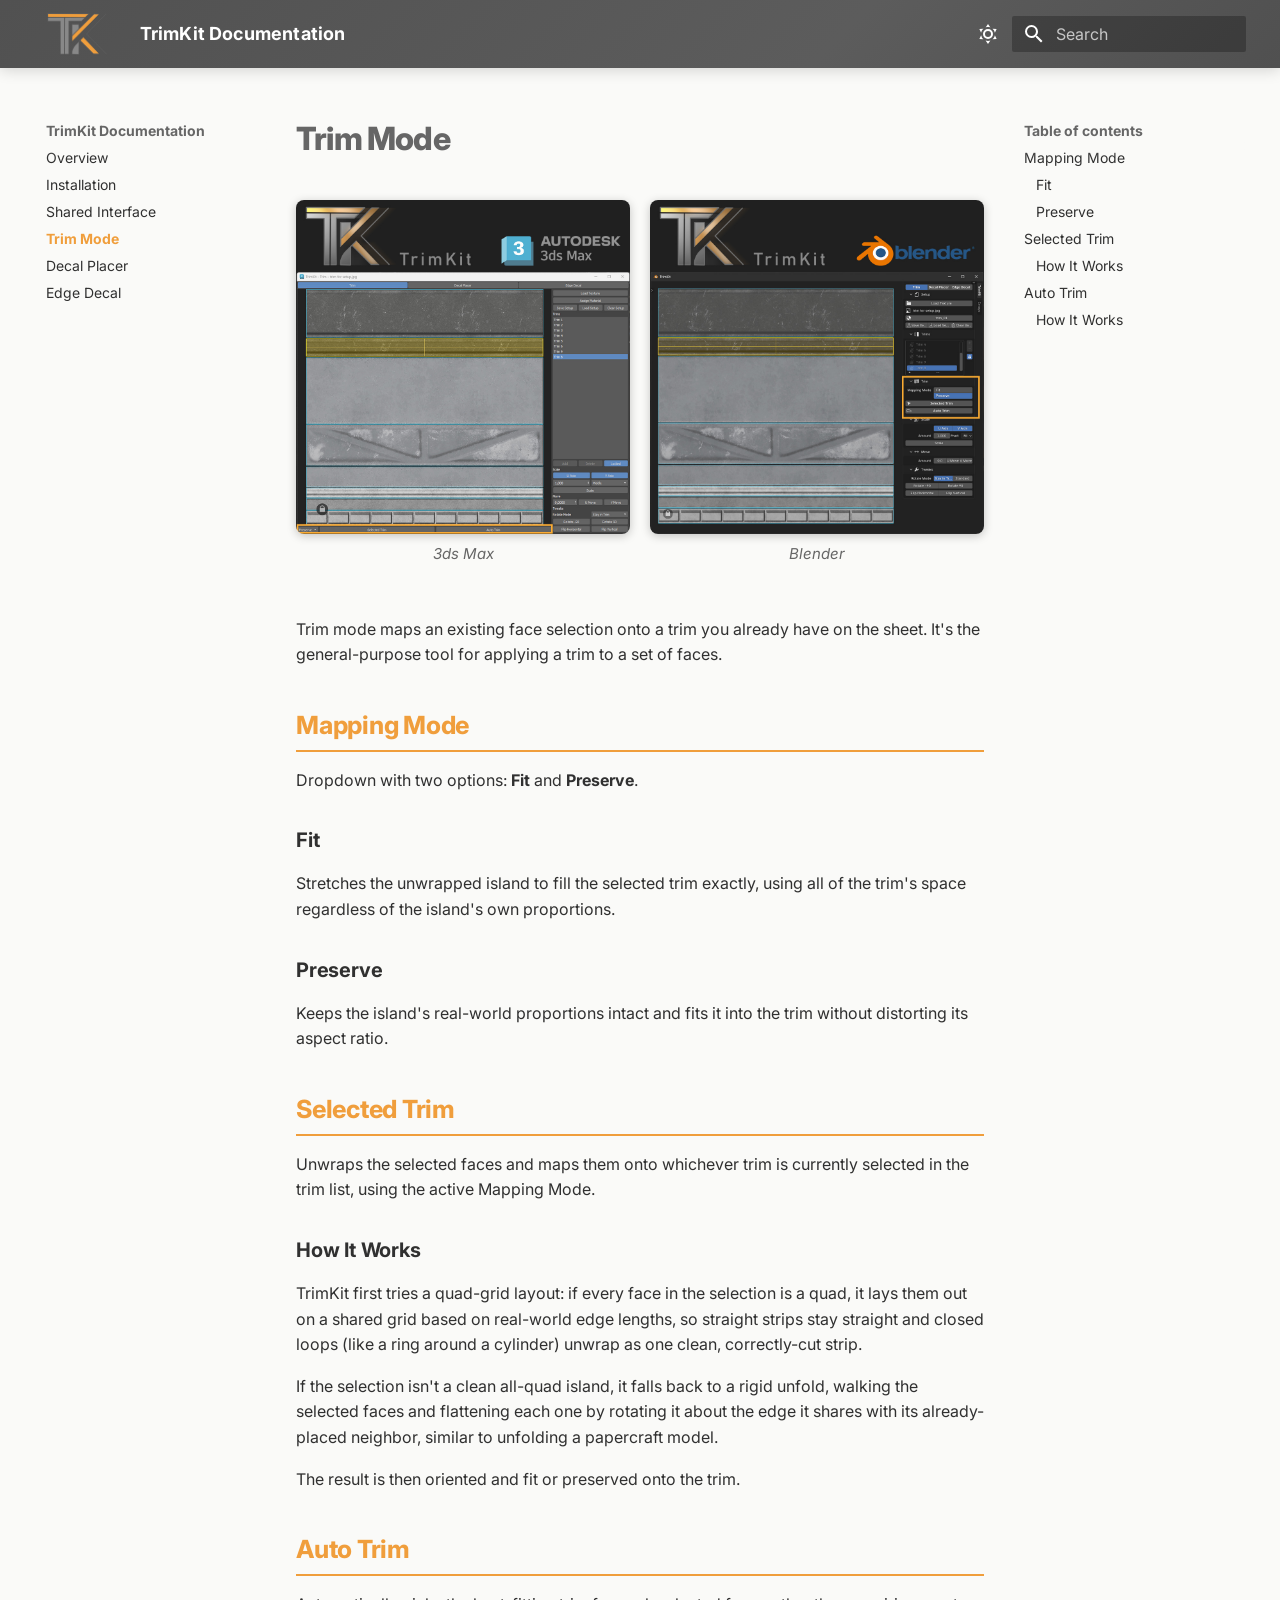
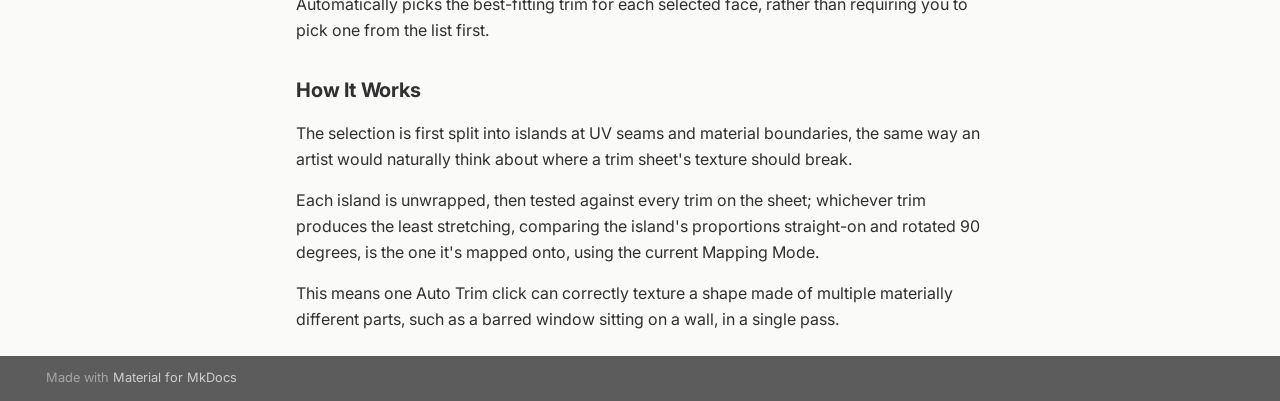
<file: trim-mode/index.html>
<!doctype html>
<html lang="en" class="no-js">
  <head>
    
      <meta charset="utf-8">
      <meta name="viewport" content="width=device-width,initial-scale=1">
      
        <meta name="description" content="Trim sheet texturing, decal placement, and edge decals for 3ds Max and Blender.">
      
      
        <meta name="author" content="TrimKit">
      
      
      
        <link rel="prev" href="../interface/">
      
      
        <link rel="next" href="../decal-placer/">
      
      
        
      
      
      <link rel="icon" href="../assets/trimkit-favicon.png">
      <meta name="generator" content="mkdocs-1.6.1, mkdocs-material-9.8.0">
    
    
      
        <title>Trim Mode - TrimKit Documentation</title>
      
    
    
      <link rel="stylesheet" href="../assets/stylesheets/main.57a0d79d.min.css">
      
        
        <link rel="stylesheet" href="../assets/stylesheets/palette.fb2fffe2.min.css">
      
      


    
    
      
    
    
      
        
        
        <link rel="preconnect" href="https://fonts.gstatic.com" crossorigin>
        <link rel="stylesheet" href="https://fonts.googleapis.com/css?family=Inter:300,300i,400,400i,700,700i%7CJetBrains+Mono:400,400i,700,700i&display=fallback">
        <style>:root{--md-text-font:"Inter";--md-code-font:"JetBrains Mono"}</style>
      
    
    
      <link rel="stylesheet" href="../stylesheets/trimkit.css">
    
    <script>__md_scope=new URL("..",location),__md_hash=e=>[...e].reduce(((e,_)=>(e<<5)-e+_.charCodeAt(0)),0),__md_get=(e,_=localStorage,t=__md_scope)=>JSON.parse(_.getItem(t.pathname+"."+e)),__md_set=(e,_,t=localStorage,a=__md_scope)=>{try{t.setItem(a.pathname+"."+e,JSON.stringify(_))}catch(e){}}</script>
    
      

    
    
  </head>
  
  
    
    
      
    
    
    
    
    <body dir="ltr" data-md-color-scheme="default" data-md-color-primary="indigo" data-md-color-accent="indigo">
  
    
    <input class="md-toggle" data-md-toggle="drawer" type="checkbox" id="__drawer" autocomplete="off">
    <input class="md-toggle" data-md-toggle="search" type="checkbox" id="__search" autocomplete="off">
    <label class="md-overlay" for="__drawer"></label>
    <div data-md-component="skip">
      
        
        <a href="#trim-mode" class="md-skip">
          Skip to content
        </a>
      
    </div>
    <div data-md-component="announce">
      
    </div>
    
    
      

  

<header class="md-header md-header--shadow" data-md-component="header">
  <nav class="md-header__inner md-grid" aria-label="Header">
    <a href=".." title="TrimKit Documentation" class="md-header__button md-logo" aria-label="TrimKit Documentation" data-md-component="logo">
      
  <img src="../assets/trimkit-logo.png" alt="logo">

    </a>
    <label class="md-header__button md-icon" for="__drawer">
      
      <svg xmlns="http://www.w3.org/2000/svg" viewBox="0 0 24 24"><path d="M3 6h18v2H3zm0 5h18v2H3zm0 5h18v2H3z"/></svg>
    </label>
    <div class="md-header__title" data-md-component="header-title">
      <div class="md-header__ellipsis">
        <div class="md-header__topic">
          <span class="md-ellipsis">
            TrimKit Documentation
          </span>
        </div>
        <div class="md-header__topic" data-md-component="header-topic">
          <span class="md-ellipsis">
            
              Trim Mode
            
          </span>
        </div>
      </div>
    </div>
    
      
        <form class="md-header__option" data-md-component="palette">
  
    
    
    
    <input class="md-option" data-md-color-media="(prefers-color-scheme: light)" data-md-color-scheme="default" data-md-color-primary="indigo" data-md-color-accent="indigo"  aria-label="Switch to dark mode"  type="radio" name="__palette" id="__palette_0">
    
      <label class="md-header__button md-icon" title="Switch to dark mode" for="__palette_1" hidden>
        <svg xmlns="http://www.w3.org/2000/svg" viewBox="0 0 24 24"><path d="M12 7a5 5 0 0 1 5 5 5 5 0 0 1-5 5 5 5 0 0 1-5-5 5 5 0 0 1 5-5m0 2a3 3 0 0 0-3 3 3 3 0 0 0 3 3 3 3 0 0 0 3-3 3 3 0 0 0-3-3m0-7 2.39 3.42C13.65 5.15 12.84 5 12 5s-1.65.15-2.39.42zM3.34 7l4.16-.35A7.2 7.2 0 0 0 5.94 8.5c-.44.74-.69 1.5-.83 2.29zm.02 10 1.76-3.77a7.131 7.131 0 0 0 2.38 4.14zM20.65 7l-1.77 3.79a7.02 7.02 0 0 0-2.38-4.15zm-.01 10-4.14.36c.59-.51 1.12-1.14 1.54-1.86.42-.73.69-1.5.83-2.29zM12 22l-2.41-3.44c.74.27 1.55.44 2.41.44.82 0 1.63-.17 2.37-.44z"/></svg>
      </label>
    
  
    
    
    
    <input class="md-option" data-md-color-media="(prefers-color-scheme: dark)" data-md-color-scheme="slate" data-md-color-primary="indigo" data-md-color-accent="indigo"  aria-label="Switch to light mode"  type="radio" name="__palette" id="__palette_1">
    
      <label class="md-header__button md-icon" title="Switch to light mode" for="__palette_0" hidden>
        <svg xmlns="http://www.w3.org/2000/svg" viewBox="0 0 24 24"><path d="m17.75 4.09-2.53 1.94.91 3.06-2.63-1.81-2.63 1.81.91-3.06-2.53-1.94L12.44 4l1.06-3 1.06 3zm3.5 6.91-1.64 1.25.59 1.98-1.7-1.17-1.7 1.17.59-1.98L15.75 11l2.06-.05L18.5 9l.69 1.95zm-2.28 4.95c.83-.08 1.72 1.1 1.19 1.85-.32.45-.66.87-1.08 1.27C15.17 23 8.84 23 4.94 19.07c-3.91-3.9-3.91-10.24 0-14.14.4-.4.82-.76 1.27-1.08.75-.53 1.93.36 1.85 1.19-.27 2.86.69 5.83 2.89 8.02a9.96 9.96 0 0 0 8.02 2.89m-1.64 2.02a12.08 12.08 0 0 1-7.8-3.47c-2.17-2.19-3.33-5-3.49-7.82-2.81 3.14-2.7 7.96.31 10.98 3.02 3.01 7.84 3.12 10.98.31"/></svg>
      </label>
    
  
</form>
      
    
    
      <script>var palette=__md_get("__palette");if(palette&&palette.color){if("(prefers-color-scheme)"===palette.color.media){var media=matchMedia("(prefers-color-scheme: light)"),input=document.querySelector(media.matches?"[data-md-color-media='(prefers-color-scheme: light)']":"[data-md-color-media='(prefers-color-scheme: dark)']");palette.color.media=input.getAttribute("data-md-color-media"),palette.color.scheme=input.getAttribute("data-md-color-scheme"),palette.color.primary=input.getAttribute("data-md-color-primary"),palette.color.accent=input.getAttribute("data-md-color-accent")}for(var[key,value]of Object.entries(palette.color))document.body.setAttribute("data-md-color-"+key,value)}</script>
    
    
    
      
      
        <label class="md-header__button md-icon" for="__search">
          
          <svg xmlns="http://www.w3.org/2000/svg" viewBox="0 0 24 24"><path d="M9.5 3A6.5 6.5 0 0 1 16 9.5c0 1.61-.59 3.09-1.56 4.23l.27.27h.79l5 5-1.5 1.5-5-5v-.79l-.27-.27A6.52 6.52 0 0 1 9.5 16 6.5 6.5 0 0 1 3 9.5 6.5 6.5 0 0 1 9.5 3m0 2C7 5 5 7 5 9.5S7 14 9.5 14 14 12 14 9.5 12 5 9.5 5"/></svg>
        </label>
        <div class="md-search" data-md-component="search" role="dialog">
  <label class="md-search__overlay" for="__search"></label>
  <div class="md-search__inner" role="search">
    <form class="md-search__form" name="search">
      <input type="text" class="md-search__input" name="query" aria-label="Search" placeholder="Search" autocapitalize="off" autocorrect="off" autocomplete="off" spellcheck="false" data-md-component="search-query" required>
      <label class="md-search__icon md-icon" for="__search">
        
        <svg xmlns="http://www.w3.org/2000/svg" viewBox="0 0 24 24"><path d="M9.5 3A6.5 6.5 0 0 1 16 9.5c0 1.61-.59 3.09-1.56 4.23l.27.27h.79l5 5-1.5 1.5-5-5v-.79l-.27-.27A6.52 6.52 0 0 1 9.5 16 6.5 6.5 0 0 1 3 9.5 6.5 6.5 0 0 1 9.5 3m0 2C7 5 5 7 5 9.5S7 14 9.5 14 14 12 14 9.5 12 5 9.5 5"/></svg>
        
        <svg xmlns="http://www.w3.org/2000/svg" viewBox="0 0 24 24"><path d="M20 11v2H8l5.5 5.5-1.42 1.42L4.16 12l7.92-7.92L13.5 5.5 8 11z"/></svg>
      </label>
      <nav class="md-search__options" aria-label="Search">
        
        <button type="reset" class="md-search__icon md-icon" title="Clear" aria-label="Clear" tabindex="-1">
          
          <svg xmlns="http://www.w3.org/2000/svg" viewBox="0 0 24 24"><path d="M19 6.41 17.59 5 12 10.59 6.41 5 5 6.41 10.59 12 5 17.59 6.41 19 12 13.41 17.59 19 19 17.59 13.41 12z"/></svg>
        </button>
      </nav>
      
        <div class="md-search__suggest" data-md-component="search-suggest"></div>
      
    </form>
    <div class="md-search__output">
      <div class="md-search__scrollwrap" tabindex="0" data-md-scrollfix>
        <div class="md-search-result" data-md-component="search-result">
          <div class="md-search-result__meta">
            Initializing search
          </div>
          <ol class="md-search-result__list" role="presentation"></ol>
        </div>
      </div>
    </div>
  </div>
</div>
      
    
    
  </nav>
  
</header>
    
    <div class="md-container" data-md-component="container">
      
      
        
          
        
      
      <main class="md-main" data-md-component="main">
        <div class="md-main__inner md-grid">
          
            
              
              <div class="md-sidebar md-sidebar--primary" data-md-component="sidebar" data-md-type="navigation" >
                <div class="md-sidebar__scrollwrap">
                  <div class="md-sidebar__inner">
                    



<nav class="md-nav md-nav--primary" aria-label="Navigation" data-md-level="0">
  <label class="md-nav__title" for="__drawer">
    <a href=".." title="TrimKit Documentation" class="md-nav__button md-logo" aria-label="TrimKit Documentation" data-md-component="logo">
      
  <img src="../assets/trimkit-logo.png" alt="logo">

    </a>
    TrimKit Documentation
  </label>
  
  <ul class="md-nav__list" data-md-scrollfix>
    
      
      
  
  
  
  
    <li class="md-nav__item">
      <a href=".." class="md-nav__link">
        
  
  
  <span class="md-ellipsis">
    
  
    Overview
  

    
  </span>
  
  

      </a>
    </li>
  

    
      
      
  
  
  
  
    <li class="md-nav__item">
      <a href="../installation/" class="md-nav__link">
        
  
  
  <span class="md-ellipsis">
    
  
    Installation
  

    
  </span>
  
  

      </a>
    </li>
  

    
      
      
  
  
  
  
    <li class="md-nav__item">
      <a href="../interface/" class="md-nav__link">
        
  
  
  <span class="md-ellipsis">
    
  
    Shared Interface
  

    
  </span>
  
  

      </a>
    </li>
  

    
      
      
  
  
    
  
  
  
    <li class="md-nav__item md-nav__item--active">
      
      <input class="md-nav__toggle md-toggle" type="checkbox" id="__toc">
      
      
        
      
      
        <label class="md-nav__link md-nav__link--active" for="__toc">
          
  
  
  <span class="md-ellipsis">
    
  
    Trim Mode
  

    
  </span>
  
  

          <span class="md-nav__icon md-icon"></span>
        </label>
      
      <a href="./" class="md-nav__link md-nav__link--active">
        
  
  
  <span class="md-ellipsis">
    
  
    Trim Mode
  

    
  </span>
  
  

      </a>
      
        

<nav class="md-nav md-nav--secondary" aria-label="Table of contents">
  
  
  
    
  
  
    <label class="md-nav__title" for="__toc">
      <span class="md-nav__icon md-icon"></span>
      Table of contents
    </label>
    <ul class="md-nav__list" data-md-component="toc" data-md-scrollfix>
      
        <li class="md-nav__item">
  <a href="#mapping-mode" class="md-nav__link">
    <span class="md-ellipsis">
      
        Mapping Mode
      
    </span>
  </a>
  
    <nav class="md-nav" aria-label="Mapping Mode">
      <ul class="md-nav__list">
        
          <li class="md-nav__item">
  <a href="#fit" class="md-nav__link">
    <span class="md-ellipsis">
      
        Fit
      
    </span>
  </a>
  
</li>
        
          <li class="md-nav__item">
  <a href="#preserve" class="md-nav__link">
    <span class="md-ellipsis">
      
        Preserve
      
    </span>
  </a>
  
</li>
        
      </ul>
    </nav>
  
</li>
      
        <li class="md-nav__item">
  <a href="#selected-trim" class="md-nav__link">
    <span class="md-ellipsis">
      
        Selected Trim
      
    </span>
  </a>
  
    <nav class="md-nav" aria-label="Selected Trim">
      <ul class="md-nav__list">
        
          <li class="md-nav__item">
  <a href="#how-it-works" class="md-nav__link">
    <span class="md-ellipsis">
      
        How It Works
      
    </span>
  </a>
  
</li>
        
      </ul>
    </nav>
  
</li>
      
        <li class="md-nav__item">
  <a href="#auto-trim" class="md-nav__link">
    <span class="md-ellipsis">
      
        Auto Trim
      
    </span>
  </a>
  
    <nav class="md-nav" aria-label="Auto Trim">
      <ul class="md-nav__list">
        
          <li class="md-nav__item">
  <a href="#how-it-works_1" class="md-nav__link">
    <span class="md-ellipsis">
      
        How It Works
      
    </span>
  </a>
  
</li>
        
      </ul>
    </nav>
  
</li>
      
    </ul>
  
</nav>
      
    </li>
  

    
      
      
  
  
  
  
    <li class="md-nav__item">
      <a href="../decal-placer/" class="md-nav__link">
        
  
  
  <span class="md-ellipsis">
    
  
    Decal Placer
  

    
  </span>
  
  

      </a>
    </li>
  

    
      
      
  
  
  
  
    <li class="md-nav__item">
      <a href="../edge-decal/" class="md-nav__link">
        
  
  
  <span class="md-ellipsis">
    
  
    Edge Decal
  

    
  </span>
  
  

      </a>
    </li>
  

    
  </ul>
</nav>
                  </div>
                </div>
              </div>
            
            
              
              <div class="md-sidebar md-sidebar--secondary" data-md-component="sidebar" data-md-type="toc" >
                <div class="md-sidebar__scrollwrap">
                  <div class="md-sidebar__inner">
                    

<nav class="md-nav md-nav--secondary" aria-label="Table of contents">
  
  
  
    
  
  
    <label class="md-nav__title" for="__toc">
      <span class="md-nav__icon md-icon"></span>
      Table of contents
    </label>
    <ul class="md-nav__list" data-md-component="toc" data-md-scrollfix>
      
        <li class="md-nav__item">
  <a href="#mapping-mode" class="md-nav__link">
    <span class="md-ellipsis">
      
        Mapping Mode
      
    </span>
  </a>
  
    <nav class="md-nav" aria-label="Mapping Mode">
      <ul class="md-nav__list">
        
          <li class="md-nav__item">
  <a href="#fit" class="md-nav__link">
    <span class="md-ellipsis">
      
        Fit
      
    </span>
  </a>
  
</li>
        
          <li class="md-nav__item">
  <a href="#preserve" class="md-nav__link">
    <span class="md-ellipsis">
      
        Preserve
      
    </span>
  </a>
  
</li>
        
      </ul>
    </nav>
  
</li>
      
        <li class="md-nav__item">
  <a href="#selected-trim" class="md-nav__link">
    <span class="md-ellipsis">
      
        Selected Trim
      
    </span>
  </a>
  
    <nav class="md-nav" aria-label="Selected Trim">
      <ul class="md-nav__list">
        
          <li class="md-nav__item">
  <a href="#how-it-works" class="md-nav__link">
    <span class="md-ellipsis">
      
        How It Works
      
    </span>
  </a>
  
</li>
        
      </ul>
    </nav>
  
</li>
      
        <li class="md-nav__item">
  <a href="#auto-trim" class="md-nav__link">
    <span class="md-ellipsis">
      
        Auto Trim
      
    </span>
  </a>
  
    <nav class="md-nav" aria-label="Auto Trim">
      <ul class="md-nav__list">
        
          <li class="md-nav__item">
  <a href="#how-it-works_1" class="md-nav__link">
    <span class="md-ellipsis">
      
        How It Works
      
    </span>
  </a>
  
</li>
        
      </ul>
    </nav>
  
</li>
      
    </ul>
  
</nav>
                  </div>
                </div>
              </div>
            
          
          
            <div class="md-content" data-md-component="content">
              
              <article class="md-content__inner md-typeset">
                
                  



<h1 id="trim-mode">Trim Mode</h1>
<div class="tk-image-pair" markdown="0">
  <figure>
    <a href="../assets/images/trim-max.jpg" target="_blank"><img src="../assets/images/trim-max.jpg" alt="Trim Mode in 3ds Max" loading="lazy"></a>
    <figcaption>3ds Max</figcaption>
  </figure>
  <figure>
    <a href="../assets/images/trim-blender.jpg" target="_blank"><img src="../assets/images/trim-blender.jpg" alt="Trim Mode in Blender" loading="lazy"></a>
    <figcaption>Blender</figcaption>
  </figure>
</div>

<p>Trim mode maps an existing face selection onto a trim you already have on the sheet. It's the general-purpose tool for applying a trim to a set of faces.</p>
<h2 id="mapping-mode">Mapping Mode</h2>
<p>Dropdown with two options: <strong>Fit</strong> and <strong>Preserve</strong>.</p>
<h3 id="fit">Fit</h3>
<p>Stretches the unwrapped island to fill the selected trim exactly, using all of the trim's space regardless of the island's own proportions.</p>
<h3 id="preserve">Preserve</h3>
<p>Keeps the island's real-world proportions intact and fits it into the trim without distorting its aspect ratio.</p>
<h2 id="selected-trim">Selected Trim</h2>
<p>Unwraps the selected faces and maps them onto whichever trim is currently selected in the trim list, using the active Mapping Mode.</p>
<h3 id="how-it-works">How It Works</h3>
<p>TrimKit first tries a quad-grid layout: if every face in the selection is a quad, it lays them out on a shared grid based on real-world edge lengths, so straight strips stay straight and closed loops (like a ring around a cylinder) unwrap as one clean, correctly-cut strip.</p>
<p>If the selection isn't a clean all-quad island, it falls back to a rigid unfold, walking the selected faces and flattening each one by rotating it about the edge it shares with its already-placed neighbor, similar to unfolding a papercraft model.</p>
<p>The result is then oriented and fit or preserved onto the trim.</p>
<h2 id="auto-trim">Auto Trim</h2>
<p>Automatically picks the best-fitting trim for each selected face, rather than requiring you to pick one from the list first.</p>
<h3 id="how-it-works_1">How It Works</h3>
<p>The selection is first split into islands at UV seams and material boundaries, the same way an artist would naturally think about where a trim sheet's texture should break.</p>
<p>Each island is unwrapped, then tested against every trim on the sheet; whichever trim produces the least stretching, comparing the island's proportions straight-on and rotated 90 degrees, is the one it's mapped onto, using the current Mapping Mode.</p>
<p>This means one Auto Trim click can correctly texture a shape made of multiple materially different parts, such as a barred window sitting on a wall, in a single pass.</p>












                
              </article>
            </div>
          
          
<script>var target=document.getElementById(location.hash.slice(1));target&&target.name&&(target.checked=target.name.startsWith("__tabbed_"))</script>
        </div>
        
          <button type="button" class="md-top md-icon" data-md-component="top" hidden>
  
  <svg xmlns="http://www.w3.org/2000/svg" viewBox="0 0 24 24"><path d="M13 20h-2V8l-5.5 5.5-1.42-1.42L12 4.16l7.92 7.92-1.42 1.42L13 8z"/></svg>
  Back to top
</button>
        
      </main>
      
        <footer class="md-footer">
  
  <div class="md-footer-meta md-typeset">
    <div class="md-footer-meta__inner md-grid">
      <div class="md-copyright">
  
  
    Made with
    <a href="https://squidfunk.github.io/mkdocs-material/" target="_blank" rel="noopener">
      Material for MkDocs
    </a>
  
</div>
      
    </div>
  </div>
</footer>
      
    </div>
    <div class="md-dialog" data-md-component="dialog">
      <div class="md-dialog__inner md-typeset"></div>
    </div>
    
    
    
      
      
      <script id="__config" type="application/json">{"annotate": null, "base": "..", "features": ["navigation.sections", "navigation.top", "navigation.indexes", "search.suggest", "search.highlight", "content.code.copy", "content.action.edit"], "search": "../assets/javascripts/workers/search.a7633da7.min.js", "tags": null, "translations": {"clipboard.copied": "Copied to clipboard", "clipboard.copy": "Copy to clipboard", "search.result.more.one": "1 more on this page", "search.result.more.other": "# more on this page", "search.result.none": "No matching documents", "search.result.one": "1 matching document", "search.result.other": "# matching documents", "search.result.placeholder": "Type to start searching", "search.result.term.missing": "Missing", "select.version": "Select version"}, "version": null}</script>
    
    
      <script src="../assets/javascripts/bundle.c21346df.min.js"></script>
      
    
  </body>
</html>
</file>
<file: stylesheets/trimkit.css>
:root {
  --tk-orange: #F09E3C;
  --tk-orange-dark: #D98325;
  --tk-dark: #5C5C5C;
  --tk-mid: #888888;
  --tk-light: #F4F4F2;
}

[data-md-color-scheme="default"] {
  --md-primary-fg-color: var(--tk-dark);
  --md-primary-fg-color--light: #707070;
  --md-primary-fg-color--dark: #454545;
  --md-accent-fg-color: var(--tk-orange);
  --md-default-bg-color: #FAFAF8;
  --md-default-fg-color: #303030;
  --md-default-fg-color--light: #666666;
  --md-code-bg-color: #EFEFED;
}

[data-md-color-scheme="slate"] {
  --md-primary-fg-color: #444444;
  --md-primary-fg-color--light: #666666;
  --md-primary-fg-color--dark: #333333;
  --md-accent-fg-color: var(--tk-orange);
  --md-default-bg-color: #202020;
  --md-default-fg-color: #ECECEC;
  --md-default-fg-color--light: #BDBDBD;
  --md-code-bg-color: #2A2A2A;
}

/* Header */
.md-header {
  background: linear-gradient(135deg, #515151 0%, var(--tk-dark) 65%, #505050 100%);
  box-shadow: 0 2px 14px rgba(0,0,0,.16);
}

.md-header__title {
  font-weight: 750;
  letter-spacing: .01em;
}

.md-header__button.md-logo img {
  height: 2.2rem;
  width: auto;
}

/* Navigation */
.md-tabs {
  background: var(--tk-dark);
}

.md-tabs__link--active,
.md-tabs__link:hover {
  color: var(--tk-orange) !important;
}

.md-nav__link:hover,
.md-nav__link--active {
  color: var(--tk-orange) !important;
}

.md-nav__item .md-nav__link--active {
  font-weight: 700;
}

/* Content */
.md-content h1 {
  font-weight: 800;
  letter-spacing: -.025em;
}

.md-content h2 {
  margin-top: 2rem;
  padding-bottom: .35rem;
  border-bottom: 2px solid var(--tk-orange);
  color: var(--tk-orange);
  font-weight: 750;
}

.md-content h3 {
  font-weight: 700;
}

.md-content a {
  text-decoration-thickness: 1px;
  text-underline-offset: 2px;
}

.md-typeset strong {
  color: var(--md-default-fg-color);
}

.md-typeset code {
  border-radius: .3rem;
}

/* Callouts */
.md-typeset .admonition,
.md-typeset details {
  border-radius: 10px;
}

.md-typeset .admonition.note,
.md-typeset .admonition.tip {
  border-color: var(--tk-orange);
}

.md-typeset .admonition.note > .admonition-title,
.md-typeset .admonition.tip > .admonition-title {
  background: rgba(240,158,60,.10);
}

/* Tables and buttons */
.md-typeset table:not([class]) th {
  background: var(--tk-dark);
  color: white;
}

.md-typeset .md-button {
  border-radius: 7px;
  border-color: var(--tk-orange);
}

.md-typeset .md-button--primary {
  background: var(--tk-orange);
  border-color: var(--tk-orange);
  color: #242424;
  font-weight: 700;
}

.md-typeset .md-button--primary:hover {
  background: var(--tk-orange-dark);
  border-color: var(--tk-orange-dark);
}

/* Footer */
.md-footer {
  background: #454545;
}

.md-footer-meta {
  background: var(--tk-dark);
}


/* Side-by-side screenshots (3ds Max / Blender) */
.md-typeset .tk-image-pair {
  display: grid;
  grid-template-columns: 1fr 1fr;
  gap: 1rem;
  margin: 1.2rem 0 1.8rem;
}

.md-typeset .tk-image-pair figure {
  margin: 0;
}

.md-typeset .tk-image-pair img {
  display: block;
  width: 100%;
  height: auto;
  border-radius: 8px;
  box-shadow: 0 2px 10px rgba(0,0,0,.22);
}

.md-typeset .tk-image-pair figcaption {
  margin-top: .4rem;
  font-size: .75rem;
  text-align: center;
  color: var(--md-default-fg-color--light);
}

@media (max-width: 600px) {
  .md-typeset .tk-image-pair {
    grid-template-columns: 1fr;
  }
}
</file>
<file: assets/stylesheets/main.57a0d79d.min.css>
@charset "UTF-8";html{box-sizing:border-box;-webkit-text-size-adjust:none;-moz-text-size-adjust:none;text-size-adjust:none}*,:after,:before{box-sizing:inherit}@media(prefers-reduced-motion){*,:after,:before{transition:none!important}}body{margin:0;-webkit-font-smoothing:antialiased;-moz-osx-font-smoothing:grayscale;--md-text-font-family:var(--md-text-font, _),
    -apple-system, BlinkMacSystemFont, Helvetica, Arial, sans-serif;--md-code-font-family:var(--md-code-font, _),
    SFMono-Regular, Consolas, Menlo, monospace}.md-typeset code:not(.focus-visible),a,button,input,label{-webkit-tap-highlight-color:transparent}a{color:inherit;text-decoration:none}hr{box-sizing:initial;display:block;height:.05rem;padding:0;overflow:visible;border:0}small{font-size:80%}sub,sup{line-height:1em}img{border-style:none}table{border-spacing:0;border-collapse:initial}td,th{font-weight:400;vertical-align:top}button{padding:0;margin:0;font-family:inherit;font-size:inherit;background:#0000;border:0}input{border:0;outline:none}:root{--md-primary-fg-color:#4051b5;--md-primary-fg-color--light:#5d6cc0;--md-primary-fg-color--dark:#303fa1;--md-primary-bg-color:#fff;--md-primary-bg-color--light:#ffffffb3;--md-accent-fg-color:#526cfe;--md-accent-fg-color--transparent:#526cfe1a;--md-accent-bg-color:#fff;--md-accent-bg-color--light:#ffffffb3;--md-typeset-table-sort-icon:url("data:image/svg+xml;charset=utf-8,<svg xmlns='http://www.w3.org/2000/svg' viewBox='0 0 24 24'><path d='m18 21-4-4h3V7h-3l4-4 4 4h-3v10h3M2 19v-2h10v2M2 13v-2h7v2M2 7V5h4v2z'/></svg>");--md-typeset-table-sort-icon--asc:url("data:image/svg+xml;charset=utf-8,<svg xmlns='http://www.w3.org/2000/svg' viewBox='0 0 24 24'><path d='M19 17h3l-4 4-4-4h3V3h2M2 17h10v2H2M6 5v2H2V5m0 6h7v2H2z'/></svg>");--md-typeset-table-sort-icon--desc:url("data:image/svg+xml;charset=utf-8,<svg xmlns='http://www.w3.org/2000/svg' viewBox='0 0 24 24'><path d='M19 7h3l-4-4-4 4h3v14h2M2 17h10v2H2M6 5v2H2V5m0 6h7v2H2z'/></svg>")}[data-md-color-scheme=default]{color-scheme:light}[data-md-color-scheme=default] img[src$="#gh-dark-mode-only"],[data-md-color-scheme=default] img[src$="#only-dark"]{display:none}:root,[data-md-color-scheme=default]{--md-hue:225deg;--md-default-fg-color:#000000de;--md-default-fg-color--light:#0000008a;--md-default-fg-color--lighter:#00000052;--md-default-fg-color--lightest:#00000012;--md-default-bg-color:#fff;--md-default-bg-color--light:#ffffffb3;--md-default-bg-color--lighter:#ffffff4d;--md-default-bg-color--lightest:#ffffff1f;--md-code-fg-color:#36464e;--md-code-bg-color:#f5f5f5;--md-code-bg-color--light:#f5f5f5b3;--md-code-bg-color--lighter:#f5f5f54d;--md-code-hl-color:#4287ff;--md-code-hl-color--light:#4287ff1a;--md-code-hl-number-color:#d52a2a;--md-code-hl-special-color:#db1457;--md-code-hl-function-color:#a846b9;--md-code-hl-constant-color:#6e59d9;--md-code-hl-keyword-color:#3f6ec6;--md-code-hl-string-color:#1c7d4d;--md-code-hl-name-color:var(--md-code-fg-color);--md-code-hl-operator-color:var(--md-default-fg-color--light);--md-code-hl-punctuation-color:var(--md-default-fg-color--light);--md-code-hl-comment-color:var(--md-default-fg-color--light);--md-code-hl-generic-color:var(--md-default-fg-color--light);--md-code-hl-variable-color:var(--md-default-fg-color--light);--md-typeset-color:var(--md-default-fg-color);--md-typeset-a-color:var(--md-primary-fg-color);--md-typeset-del-color:#f5503d26;--md-typeset-ins-color:#0bd57026;--md-typeset-kbd-color:#fafafa;--md-typeset-kbd-accent-color:#fff;--md-typeset-kbd-border-color:#b8b8b8;--md-typeset-mark-color:#ffff0080;--md-typeset-table-color:#0000001f;--md-typeset-table-color--light:#00000009;--md-admonition-fg-color:var(--md-default-fg-color);--md-admonition-bg-color:var(--md-default-bg-color);--md-warning-fg-color:#000000de;--md-warning-bg-color:#ff9;--md-footer-fg-color:#fff;--md-footer-fg-color--light:#ffffffb3;--md-footer-fg-color--lighter:#ffffff73;--md-footer-bg-color:#000000de;--md-footer-bg-color--dark:#00000052;--md-shadow-z1:0 0.2rem 0.5rem #0000000d,
    0 0 0.05rem #0000001a;--md-shadow-z2:0 0.2rem 0.5rem #0000001a,
    0 0 0.05rem #00000040;--md-shadow-z3:0 0.2rem 0.5rem #0003,
    0 0 0.05rem #00000059}.md-icon svg{display:block;width:1.2rem;height:1.2rem;fill:currentcolor}aside,body,input{font-family:var(--md-text-font-family);font-feature-settings:"kern","liga";color:var(--md-typeset-color)}code,kbd,pre{font-family:var(--md-code-font-family);font-feature-settings:"kern"}.md-typeset{font-size:.8rem;line-height:1.6;overflow-wrap:break-word;-webkit-print-color-adjust:exact;color-adjust:exact}@media print{.md-typeset{font-size:.68rem}.md-typeset code,.md-typeset kbd,.md-typeset pre{white-space:pre-wrap}}.md-typeset blockquote,.md-typeset dl,.md-typeset figure,.md-typeset ol,.md-typeset pre,.md-typeset ul{margin-top:1em;margin-bottom:1em}.md-typeset h1{margin:0 0 1.25em;font-size:2em;line-height:1.3;color:var(--md-default-fg-color--light)}.md-typeset h1,.md-typeset h2{font-weight:300;letter-spacing:-.01em}.md-typeset h2{margin:1.6em 0 .64em;font-size:1.5625em;line-height:1.4}.md-typeset h3{margin:1.6em 0 .8em;font-size:1.25em;font-weight:400;line-height:1.5;letter-spacing:-.01em}.md-typeset h2+h3{margin-top:.8em}.md-typeset h4{margin:1em 0;font-weight:700;letter-spacing:-.01em}.md-typeset h5,.md-typeset h6{margin:1.25em 0;font-size:.8em;font-weight:700;color:var(--md-default-fg-color--light);letter-spacing:-.01em}.md-typeset h5{text-transform:uppercase}.md-typeset h5 code{text-transform:none}.md-typeset hr{display:flow-root;margin:1.5em 0;border-bottom:.05rem solid var(--md-default-fg-color--lightest)}.md-typeset a{color:var(--md-typeset-a-color);word-break:break-word}.md-typeset a,.md-typeset a:before{transition:color 125ms}.md-typeset a:focus,.md-typeset a:hover{color:var(--md-accent-fg-color)}.md-typeset a:focus code,.md-typeset a:hover code{color:var(--md-accent-fg-color);background-color:var(--md-accent-fg-color--transparent)}.md-typeset a code{color:var(--md-typeset-a-color)}.md-typeset a.focus-visible{outline-color:var(--md-accent-fg-color);outline-offset:.2rem}.md-typeset code,.md-typeset kbd,.md-typeset pre{font-variant-ligatures:none;color:var(--md-code-fg-color);direction:ltr;transition:background-color 125ms}.md-typeset code{padding:0 .2941176471em;font-size:.85em;word-break:break-word;background-color:var(--md-code-bg-color);border-radius:.1rem;-webkit-box-decoration-break:clone;box-decoration-break:clone;transition:color 125ms,background-color 125ms}.md-typeset code:not(.focus-visible){outline:none}.md-typeset pre{position:relative;display:flow-root;line-height:1.4}.md-typeset pre>code{display:block;padding:.7720588235em 1.1764705882em;margin:0;overflow:auto;word-break:normal;touch-action:auto;scrollbar-color:var(--md-default-fg-color--lighter) #0000;scrollbar-width:thin;outline-color:var(--md-accent-fg-color);box-shadow:none;-webkit-box-decoration-break:slice;box-decoration-break:slice}.md-typeset pre>code:hover{scrollbar-color:var(--md-accent-fg-color) #0000}.md-typeset pre>code::-webkit-scrollbar{width:.2rem;height:.2rem}.md-typeset pre>code::-webkit-scrollbar-thumb{background-color:var(--md-default-fg-color--lighter)}.md-typeset pre>code::-webkit-scrollbar-thumb:hover{background-color:var(--md-accent-fg-color)}.md-typeset kbd{display:inline-block;padding:0 .6666666667em;font-size:.75em;color:var(--md-default-fg-color);word-break:break-word;vertical-align:text-top;background-color:var(--md-typeset-kbd-color);border-radius:.1rem;box-shadow:0 .1rem 0 .05rem var(--md-typeset-kbd-border-color),0 .1rem 0 var(--md-typeset-kbd-border-color),0 -.1rem .2rem var(--md-typeset-kbd-accent-color) inset}.md-typeset mark{color:inherit;word-break:break-word;background-color:var(--md-typeset-mark-color);-webkit-box-decoration-break:clone;box-decoration-break:clone}.md-typeset abbr{text-decoration:none;cursor:help}.md-typeset [data-preview],.md-typeset abbr{border-bottom:.05rem dotted var(--md-default-fg-color--light)}.md-typeset small{opacity:.75}[dir=ltr] .md-typeset sub,[dir=ltr] .md-typeset sup{margin-left:.078125em}[dir=rtl] .md-typeset sub,[dir=rtl] .md-typeset sup{margin-right:.078125em}[dir=ltr] .md-typeset blockquote{padding-left:.6rem;border-left:.2rem solid var(--md-default-fg-color--lighter)}[dir=rtl] .md-typeset blockquote{padding-right:.6rem;border-right:.2rem solid var(--md-default-fg-color--lighter)}.md-typeset blockquote{margin-left:0;margin-right:0;color:var(--md-default-fg-color--light)}.md-typeset ul{list-style-type:disc}.md-typeset ul[type]{list-style-type:revert-layer}[dir=ltr] .md-typeset ol,[dir=ltr] .md-typeset ol li ol,[dir=ltr] .md-typeset ol li ul,[dir=ltr] .md-typeset ul,[dir=ltr] .md-typeset ul li ol,[dir=ltr] .md-typeset ul li ul{margin-left:.625em}[dir=rtl] .md-typeset ol,[dir=rtl] .md-typeset ol li ol,[dir=rtl] .md-typeset ol li ul,[dir=rtl] .md-typeset ul,[dir=rtl] .md-typeset ul li ol,[dir=rtl] .md-typeset ul li ul{margin-right:.625em}.md-typeset ol,.md-typeset ul{padding:0}.md-typeset ol:not([hidden]),.md-typeset ul:not([hidden]){display:flow-root}.md-typeset ol ol,.md-typeset ul ol{list-style-type:lower-alpha}.md-typeset ol ol ol,.md-typeset ul ol ol{list-style-type:lower-roman}.md-typeset ol ol ol ol,.md-typeset ul ol ol ol{list-style-type:upper-alpha}.md-typeset ol ol ol ol ol,.md-typeset ul ol ol ol ol{list-style-type:upper-roman}.md-typeset ol[type],.md-typeset ul[type]{list-style-type:revert-layer}[dir=ltr] .md-typeset ol li,[dir=ltr] .md-typeset ul li{margin-left:1.25em}[dir=rtl] .md-typeset ol li,[dir=rtl] .md-typeset ul li{margin-right:1.25em}.md-typeset ol li,.md-typeset ul li{margin-bottom:.5em}.md-typeset ol li blockquote,.md-typeset ol li p,.md-typeset ul li blockquote,.md-typeset ul li p{margin:.5em 0}.md-typeset ol li:last-child,.md-typeset ul li:last-child{margin-bottom:0}.md-typeset ol li ol,.md-typeset ol li ul,.md-typeset ul li ol,.md-typeset ul li ul{margin-top:.5em;margin-bottom:.5em}[dir=ltr] .md-typeset dd{margin-left:1.875em}[dir=rtl] .md-typeset dd{margin-right:1.875em}.md-typeset dd{margin-top:1em;margin-bottom:1.5em}.md-typeset img,.md-typeset svg,.md-typeset video{max-width:100%;height:auto}.md-typeset img[align=left]{margin:1em 1em 1em 0}.md-typeset img[align=right]{margin:1em 0 1em 1em}.md-typeset img[align]:only-child{margin-top:0}.md-typeset figure{display:flow-root;width:fit-content;max-width:100%;margin:1em auto;text-align:center}.md-typeset figure img{display:block;margin:0 auto}.md-typeset figcaption{max-width:24rem;margin:1em auto;font-style:italic}.md-typeset iframe{max-width:100%}.md-typeset table:not([class]){display:inline-block;max-width:100%;overflow:auto;font-size:.64rem;touch-action:auto;background-color:var(--md-default-bg-color);border:.05rem solid var(--md-typeset-table-color);border-radius:.1rem}@media print{.md-typeset table:not([class]){display:table}}.md-typeset table:not([class])+*{margin-top:1.5em}.md-typeset table:not([class]) td>:first-child,.md-typeset table:not([class]) th>:first-child{margin-top:0}.md-typeset table:not([class]) td>:last-child,.md-typeset table:not([class]) th>:last-child{margin-bottom:0}.md-typeset table:not([class]) td:not([align]),.md-typeset table:not([class]) th:not([align]){text-align:left}[dir=rtl] .md-typeset table:not([class]) td:not([align]),[dir=rtl] .md-typeset table:not([class]) th:not([align]){text-align:right}.md-typeset table:not([class]) th{min-width:5rem;padding:.9375em 1.25em;font-weight:700;vertical-align:top}.md-typeset table:not([class]) td{padding:.9375em 1.25em;vertical-align:top;border-top:.05rem solid var(--md-typeset-table-color)}.md-typeset table:not([class]) tbody tr{transition:background-color 125ms}.md-typeset table:not([class]) tbody tr:hover{background-color:var(--md-typeset-table-color--light);box-shadow:0 .05rem 0 var(--md-default-bg-color) inset}.md-typeset table:not([class]) a{word-break:normal}.md-typeset table th[role=columnheader]{cursor:pointer}[dir=ltr] .md-typeset table th[role=columnheader]:after{margin-left:.5em}[dir=rtl] .md-typeset table th[role=columnheader]:after{margin-right:.5em}.md-typeset table th[role=columnheader]:after{display:inline-block;width:1.2em;height:1.2em;vertical-align:text-bottom;content:"";-webkit-mask-image:var(--md-typeset-table-sort-icon);mask-image:var(--md-typeset-table-sort-icon);-webkit-mask-repeat:no-repeat;mask-repeat:no-repeat;-webkit-mask-size:contain;mask-size:contain;transition:background-color 125ms}.md-typeset table th[role=columnheader]:hover:after{background-color:var(--md-default-fg-color--lighter)}.md-typeset table th[role=columnheader][aria-sort=ascending]:after{background-color:var(--md-default-fg-color--light);-webkit-mask-image:var(--md-typeset-table-sort-icon--asc);mask-image:var(--md-typeset-table-sort-icon--asc)}.md-typeset table th[role=columnheader][aria-sort=descending]:after{background-color:var(--md-default-fg-color--light);-webkit-mask-image:var(--md-typeset-table-sort-icon--desc);mask-image:var(--md-typeset-table-sort-icon--desc)}.md-typeset__scrollwrap{margin:1em -.8rem;overflow-x:auto;touch-action:auto}.md-typeset__table{display:inline-block;padding:0 .8rem;margin-bottom:.5em}@media print{.md-typeset__table{display:block}}html .md-typeset__table table{display:table;width:100%;margin:0;overflow:hidden}@media screen and (max-width:44.984375em){.md-content__inner>pre{margin:1em -.8rem}.md-content__inner>pre code{border-radius:0}}.md-typeset .md-author{position:relative;display:block;flex-shrink:0;width:1.6rem;height:1.6rem;overflow:hidden;border-radius:100%;transition:color 125ms,transform 125ms}.md-typeset .md-author img{display:block}.md-typeset .md-author--more{font-size:.6rem;font-weight:700;line-height:1.6rem;color:var(--md-default-fg-color--lighter);text-align:center;background:var(--md-default-fg-color--lightest)}.md-typeset .md-author--long{width:2.4rem;height:2.4rem}.md-typeset a.md-author{transform:scale(1)}.md-typeset a.md-author img{filter:grayscale(100%) opacity(75%);border-radius:100%;transition:filter 125ms}.md-typeset a.md-author:focus,.md-typeset a.md-author:hover{z-index:1;transform:scale(1.1)}.md-typeset a.md-author:focus img,.md-typeset a.md-author:hover img{filter:grayscale(0)}.md-banner{overflow:auto;color:var(--md-footer-fg-color);background-color:var(--md-footer-bg-color)}@media print{.md-banner{display:none}}.md-banner--warning{color:var(--md-warning-fg-color);background-color:var(--md-warning-bg-color)}.md-banner__inner{padding:0 .8rem;margin:.6rem auto;font-size:.7rem}[dir=ltr] .md-banner__button{float:right}[dir=rtl] .md-banner__button{float:left}.md-banner__button{color:inherit;cursor:pointer;transition:opacity .25s}.no-js .md-banner__button{display:none}.md-banner__button:hover{opacity:.7}html{height:100%;overflow-x:hidden;font-size:125%}@media screen and (min-width:100em){html{font-size:137.5%}}@media screen and (min-width:125em){html{font-size:150%}}body{position:relative;display:flex;flex-direction:column;width:100%;min-height:100%;font-size:.5rem;background-color:var(--md-default-bg-color)}@media print{body{display:block}}@media screen and (max-width:59.984375em){body[data-md-scrolllock]{position:fixed}}.md-grid{max-width:61rem;margin-left:auto;margin-right:auto}.md-container{display:flex;flex-grow:1;flex-direction:column}@media print{.md-container{display:block}}.md-main{flex-grow:1}.md-main__inner{display:flex;height:100%;margin-top:1.5rem}.md-ellipsis{overflow:hidden;text-overflow:ellipsis}.md-toggle{display:none}.md-option{position:absolute;width:0;height:0;opacity:0}.md-option:checked+label:not([hidden]){display:block}.md-option.focus-visible+label{outline-style:auto;outline-color:var(--md-accent-fg-color)}.md-skip{position:fixed;z-index:-1;padding:.3rem .5rem;margin:.5rem;font-size:.64rem;color:var(--md-default-bg-color);background-color:var(--md-default-fg-color);border-radius:.1rem;outline-color:var(--md-accent-fg-color);opacity:0;transform:translateY(.4rem)}.md-skip:focus{z-index:10;opacity:1;transition:transform .25s cubic-bezier(.4,0,.2,1),opacity 175ms 75ms;transform:translateY(0)}@page{margin:25mm}:root{--md-clipboard-icon:url("data:image/svg+xml;charset=utf-8,<svg xmlns='http://www.w3.org/2000/svg' viewBox='0 0 24 24'><path d='M19 21H8V7h11m0-2H8a2 2 0 0 0-2 2v14a2 2 0 0 0 2 2h11a2 2 0 0 0 2-2V7a2 2 0 0 0-2-2m-3-4H4a2 2 0 0 0-2 2v14h2V3h12z'/></svg>");--md-code-select-icon:url("data:image/svg+xml;charset=utf-8,<svg xmlns='http://www.w3.org/2000/svg' viewBox='0 0 24 24'><path d='M19 19h-4v2h4c1.1 0 2-.9 2-2v-4h-2m0-12h-4v2h4v4h2V5c0-1.1-.9-2-2-2M5 5h4V3H5c-1.1 0-2 .9-2 2v4h2m0 6H3v4c0 1.1.9 2 2 2h4v-2H5zm2-4h2v2H7zm4 0h2v2h-2zm4 0h2v2h-2zM7 7h2v2H7zm4 0h2v2h-2zm4 0h2v2h-2zm-8 8h2v2H7zm4 0h2v2h-2zm4 0h2v2h-2z'/></svg>");--md-code-copy-icon:url("data:image/svg+xml;charset=utf-8,<svg xmlns='http://www.w3.org/2000/svg' viewBox='0 0 24 24'><path d='M19 21H8V7h11m0-2H8a2 2 0 0 0-2 2v14a2 2 0 0 0 2 2h11a2 2 0 0 0 2-2V7a2 2 0 0 0-2-2m-3-4H4a2 2 0 0 0-2 2v14h2V3h12z'/></svg>")}.md-clipboard{z-index:1;width:1.5em;height:1.5em;color:var(--md-default-fg-color--lightest);cursor:pointer;border-radius:.1rem;outline-color:var(--md-accent-fg-color);outline-offset:.1rem;transition:color .25s}@media print{.md-clipboard{display:none}}.md-clipboard:not(.focus-visible){outline:none;-webkit-tap-highlight-color:transparent}:hover>.md-clipboard{color:var(--md-default-fg-color--light)}.md-clipboard:focus,.md-clipboard:hover{color:var(--md-accent-fg-color)}.md-clipboard:after{display:block;width:1.125em;height:1.125em;margin:0 auto;content:"";background-color:currentcolor;-webkit-mask-image:var(--md-clipboard-icon);mask-image:var(--md-clipboard-icon);-webkit-mask-repeat:no-repeat;mask-repeat:no-repeat;-webkit-mask-position:center;mask-position:center;-webkit-mask-size:contain;mask-size:contain}.md-clipboard--inline{cursor:pointer}.md-clipboard--inline code{transition:color .25s,background-color .25s}.md-clipboard--inline:focus code,.md-clipboard--inline:hover code{color:var(--md-accent-fg-color);background-color:var(--md-accent-fg-color--transparent)}.md-typeset .md-code__content{display:grid}.md-code__nav{position:absolute;top:.25em;right:.25em;z-index:1;display:flex;gap:.2rem;padding:.2rem;background-color:var(--md-code-bg-color--lighter);border-radius:.1rem;transition:background-color .25s}:hover>.md-code__nav{background-color:var(--md-code-bg-color--light)}.md-code__button{display:block;width:1.5em;height:1.5em;color:var(--md-default-fg-color--lightest);cursor:pointer;outline-color:var(--md-accent-fg-color);outline-offset:.1rem;transition:color .25s}:hover>*>.md-code__button{color:var(--md-default-fg-color--light)}.md-code__button.focus-visible,.md-code__button:hover{color:var(--md-accent-fg-color)}.md-code__button--active{color:var(--md-default-fg-color)!important}.md-code__button:after{display:block;width:1.125em;height:1.125em;margin:0 auto;content:"";background-color:currentcolor;-webkit-mask-repeat:no-repeat;mask-repeat:no-repeat;-webkit-mask-position:center;mask-position:center;-webkit-mask-size:contain;mask-size:contain}.md-code__button[data-md-type=select]:after{-webkit-mask-image:var(--md-code-select-icon);mask-image:var(--md-code-select-icon)}.md-code__button[data-md-type=copy]:after{-webkit-mask-image:var(--md-code-copy-icon);mask-image:var(--md-code-copy-icon)}@keyframes consent{0%{opacity:0;transform:translateY(100%)}to{opacity:1;transform:translateY(0)}}@keyframes overlay{0%{opacity:0}to{opacity:1}}.md-consent__overlay{position:fixed;top:0;z-index:5;width:100%;height:100%;background-color:#0000008a;-webkit-backdrop-filter:blur(.1rem);backdrop-filter:blur(.1rem);opacity:1;animation:overlay .25s both}.md-consent__inner{position:fixed;bottom:0;z-index:5;width:100%;max-height:100%;padding:0;overflow:auto;background-color:var(--md-default-bg-color);border:0;border-radius:.1rem;box-shadow:0 0 .2rem #0000001a,0 .2rem .4rem #0003;animation:consent .5s cubic-bezier(.1,.7,.1,1) both}.md-consent__form{padding:.8rem}.md-consent__settings{display:none;margin:1em 0}input:checked+.md-consent__settings{display:block}.md-consent__controls{margin-bottom:.8rem}.md-typeset .md-consent__controls .md-button{display:inline}@media screen and (max-width:44.984375em){.md-typeset .md-consent__controls .md-button{display:block;width:100%;margin-top:.4rem;text-align:center}}.md-consent label{cursor:pointer}.md-content{flex-grow:1;min-width:0}.md-content__inner{padding-top:.6rem;margin:0 .8rem 1.2rem}@media screen and (min-width:76.25em){[dir=ltr] .md-sidebar--primary:not([hidden])~.md-content>.md-content__inner,[dir=rtl] .md-sidebar--secondary:not([hidden])~.md-content>.md-content__inner{margin-left:1.2rem}[dir=ltr] .md-sidebar--secondary:not([hidden])~.md-content>.md-content__inner,[dir=rtl] .md-sidebar--primary:not([hidden])~.md-content>.md-content__inner{margin-right:1.2rem}}.md-content__inner:before{display:block;height:.4rem;content:""}.md-content__inner>:last-child{margin-bottom:0}[dir=ltr] .md-content__button{float:right;margin-left:.4rem}[dir=rtl] .md-content__button{float:left;margin-right:.4rem}.md-content__button{padding:0;margin:.4rem 0}@media print{.md-content__button{display:none}}.md-typeset .md-content__button{color:var(--md-default-fg-color--lighter)}.md-content__button svg{display:inline;vertical-align:top}[dir=rtl] .md-content__button svg{transform:scaleX(-1)}[dir=ltr] .md-dialog{right:.8rem}[dir=rtl] .md-dialog{left:.8rem}.md-dialog{position:fixed;bottom:.8rem;z-index:4;min-width:11.1rem;padding:.4rem .6rem;pointer-events:none;background-color:var(--md-default-fg-color);border-radius:.1rem;box-shadow:var(--md-shadow-z3);opacity:0;transition:transform 0s .4s,opacity .4s;transform:translateY(100%)}@media print{.md-dialog{display:none}}.md-dialog--active{pointer-events:auto;opacity:1;transition:transform .4s cubic-bezier(.075,.85,.175,1),opacity .4s;transform:translateY(0)}.md-dialog__inner{font-size:.7rem;color:var(--md-default-bg-color)}.md-feedback{margin:2em 0 1em;text-align:center}.md-feedback fieldset{padding:0;margin:0;border:none}.md-feedback__title{margin:1em auto;font-weight:700}.md-feedback__inner{position:relative}.md-feedback__list{position:relative;display:flex;flex-wrap:wrap;place-content:baseline center}.md-feedback__list:hover .md-icon:not(:disabled){color:var(--md-default-fg-color--lighter)}:disabled .md-feedback__list{min-height:1.8rem}.md-feedback__icon{flex-shrink:0;margin:0 .1rem;color:var(--md-default-fg-color--light);cursor:pointer;transition:color 125ms}.md-feedback__icon:not(:disabled).md-icon:hover{color:var(--md-accent-fg-color)}.md-feedback__icon:disabled{color:var(--md-default-fg-color--lightest);pointer-events:none}.md-feedback__note{position:relative;opacity:0;transition:transform .4s cubic-bezier(.1,.7,.1,1),opacity .15s;transform:translateY(.4rem)}.md-feedback__note>*{max-width:16rem;margin:0 auto}:disabled .md-feedback__note{opacity:1;transform:translateY(0)}@media print{.md-feedback,.md-footer{display:none}}.md-footer{color:var(--md-footer-fg-color);background-color:var(--md-footer-bg-color)}.md-footer__inner{justify-content:space-between;padding:.2rem;overflow:auto}.md-footer__inner:not([hidden]){display:flex}.md-footer__link{display:flex;flex-grow:.01;align-items:end;max-width:100%;margin-top:1rem;margin-bottom:.4rem;overflow:hidden;outline-color:var(--md-accent-fg-color);transition:opacity .25s}.md-footer__link:focus,.md-footer__link:hover{opacity:.7}[dir=rtl] .md-footer__link svg{transform:scaleX(-1)}@media screen and (max-width:44.984375em){.md-footer__link--prev{flex-shrink:0}.md-footer__link--prev .md-footer__title{display:none}}[dir=ltr] .md-footer__link--next{margin-left:auto}.md-footer__link--next{text-align:right}[dir=rtl] .md-footer__link--next{margin-right:auto;text-align:left}.md-footer__title{flex-grow:1;max-width:calc(100% - 2.4rem);padding:0 1rem;margin-bottom:.7rem;font-size:.9rem;white-space:nowrap}.md-footer__button{padding:.4rem;margin:.2rem}.md-footer__direction{font-size:.64rem;opacity:.7}.md-footer-meta{background-color:var(--md-footer-bg-color--dark)}.md-footer-meta__inner{display:flex;flex-wrap:wrap;justify-content:space-between;padding:.2rem}html .md-footer-meta.md-typeset a{color:var(--md-footer-fg-color--light)}html .md-footer-meta.md-typeset a:focus,html .md-footer-meta.md-typeset a:hover{color:var(--md-footer-fg-color)}.md-copyright{width:100%;padding:.4rem 0;margin:auto .6rem;font-size:.64rem;color:var(--md-footer-fg-color--lighter)}.md-copyright__highlight{color:var(--md-footer-fg-color--light)}.md-social{display:inline-flex;gap:.2rem;padding:.2rem 0 .6rem;margin:0 .4rem}@media screen and (min-width:45em){.md-copyright{width:auto}.md-social{padding:.6rem 0}}.md-social__link{display:inline-block;width:1.6rem;height:1.6rem;text-align:center}.md-social__link:before{line-height:1.9}.md-social__link svg{max-height:.8rem;vertical-align:-25%;fill:currentcolor}.md-typeset .md-button{display:inline-block;padding:.625em 2em;font-weight:700;color:var(--md-primary-fg-color);cursor:pointer;border:.1rem solid;border-radius:.1rem;transition:color 125ms,background-color 125ms,border-color 125ms}.md-typeset .md-button--primary{color:var(--md-primary-bg-color);background-color:var(--md-primary-fg-color);border-color:var(--md-primary-fg-color)}.md-typeset .md-button:focus,.md-typeset .md-button:hover{color:var(--md-accent-bg-color);background-color:var(--md-accent-fg-color);border-color:var(--md-accent-fg-color)}[dir=ltr] .md-typeset .md-input,[dir=rtl] .md-typeset .md-input{border-top-left-radius:.1rem}[dir=ltr] .md-typeset .md-input,[dir=rtl] .md-typeset .md-input{border-top-right-radius:.1rem}.md-typeset .md-input{height:1.8rem;padding:0 .6rem;font-size:.8rem;border-bottom:.1rem solid var(--md-default-fg-color--lighter);box-shadow:var(--md-shadow-z1);transition:border .25s,box-shadow .25s}.md-typeset .md-input:focus,.md-typeset .md-input:hover{border-bottom-color:var(--md-accent-fg-color);box-shadow:var(--md-shadow-z2)}.md-typeset .md-input--stretch{width:100%}.md-header{position:sticky;left:0;right:0;top:0;z-index:4;display:block;color:var(--md-primary-bg-color);background-color:var(--md-primary-fg-color);box-shadow:0 0 .2rem #0000,0 .2rem .4rem #0000}@media print{.md-header{display:none}}.md-header[hidden]{transition:transform .25s cubic-bezier(.8,0,.6,1),box-shadow .25s;transform:translateY(-100%)}.md-header--shadow{box-shadow:0 0 .2rem #0000001a,0 .2rem .4rem #0003;transition:transform .25s cubic-bezier(.1,.7,.1,1),box-shadow .25s}.md-header__inner{display:flex;align-items:center;padding:0 .2rem}.md-header__button{position:relative;z-index:1;padding:.4rem;margin:.2rem;color:currentcolor;vertical-align:middle;cursor:pointer;outline-color:var(--md-accent-fg-color);transition:opacity .25s}.md-header__button:hover{opacity:.7}.md-header__button:not([hidden]){display:inline-block}.md-header__button:not(.focus-visible){outline:none;-webkit-tap-highlight-color:transparent}.md-header__button.md-logo{padding:.4rem;margin:.2rem}@media screen and (max-width:76.234375em){.md-header__button.md-logo{display:none}}.md-header__button.md-logo img,.md-header__button.md-logo svg{display:block;width:auto;height:1.2rem;fill:currentcolor}@media screen and (min-width:60em){.md-header__button[for=__search]{display:none}}.no-js .md-header__button[for=__search]{display:none}[dir=rtl] .md-header__button[for=__search] svg{transform:scaleX(-1)}@media screen and (min-width:76.25em){.md-header__button[for=__drawer]{display:none}}.md-header__topic{position:absolute;display:flex;max-width:100%;white-space:nowrap;transition:transform .4s cubic-bezier(.1,.7,.1,1),opacity .15s}.md-header__topic+.md-header__topic{z-index:-1;pointer-events:none;opacity:0;transition:transform .4s cubic-bezier(1,.7,.1,.1),opacity .15s;transform:translateX(1.25rem)}[dir=rtl] .md-header__topic+.md-header__topic{transform:translateX(-1.25rem)}.md-draft,.md-header__topic:first-child,.md-nav__title{font-weight:700}[dir=ltr] .md-header__title{margin-left:1rem;margin-right:.4rem}[dir=rtl] .md-header__title{margin-right:1rem;margin-left:.4rem}.md-header__title{flex-grow:1;height:2.4rem;font-size:.9rem;line-height:2.4rem}.md-header__title--active .md-header__topic{z-index:-1;pointer-events:none;opacity:0;transition:transform .4s cubic-bezier(1,.7,.1,.1),opacity .15s;transform:translateX(-1.25rem)}[dir=rtl] .md-header__title--active .md-header__topic{transform:translateX(1.25rem)}.md-header__title--active .md-header__topic+.md-header__topic{z-index:0;pointer-events:auto;opacity:1;transition:transform .4s cubic-bezier(.1,.7,.1,1),opacity .15s;transform:translateX(0)}.md-header__title>.md-header__ellipsis{position:relative;width:100%;height:100%}.md-header__option{display:flex;flex-shrink:0;max-width:100%;white-space:nowrap;transition:max-width 0s .25s,opacity .25s .25s}[data-md-toggle=search]:checked~.md-header .md-header__option{max-width:0;opacity:0;transition:max-width,opacity}.md-header__option>input{bottom:0}.md-header__source{display:none}@media screen and (min-width:60em){[dir=ltr] .md-header__source{margin-left:1rem}[dir=rtl] .md-header__source{margin-right:1rem}.md-header__source{display:block;width:11.7rem;max-width:11.7rem}}@media screen and (min-width:76.25em){[dir=ltr] .md-header__source{margin-left:1.4rem}[dir=rtl] .md-header__source{margin-right:1.4rem}}.md-meta{font-size:.7rem;line-height:1.3;color:var(--md-default-fg-color--light)}.md-meta__list{display:inline-flex;flex-wrap:wrap;padding:0;margin:0;list-style:none}.md-meta__item:not(:last-child):after{margin-left:.2rem;margin-right:.2rem;content:"·"}.md-meta__link{color:var(--md-typeset-a-color)}.md-meta__link:focus,.md-meta__link:hover{color:var(--md-accent-fg-color)}.md-draft{display:inline-block;padding-left:.5714285714em;padding-right:.5714285714em;color:#fff;background-color:#ff1744;border-radius:.125em}:root{--md-nav-icon--prev:url("data:image/svg+xml;charset=utf-8,<svg xmlns='http://www.w3.org/2000/svg' viewBox='0 0 24 24'><path d='M20 11v2H8l5.5 5.5-1.42 1.42L4.16 12l7.92-7.92L13.5 5.5 8 11z'/></svg>");--md-nav-icon--next:url("data:image/svg+xml;charset=utf-8,<svg xmlns='http://www.w3.org/2000/svg' viewBox='0 0 24 24'><path d='M8.59 16.58 13.17 12 8.59 7.41 10 6l6 6-6 6z'/></svg>");--md-toc-icon:url("data:image/svg+xml;charset=utf-8,<svg xmlns='http://www.w3.org/2000/svg' viewBox='0 0 24 24'><path d='M3 9h14V7H3zm0 4h14v-2H3zm0 4h14v-2H3zm16 0h2v-2h-2zm0-10v2h2V7zm0 6h2v-2h-2z'/></svg>");--md-path-icon:url("data:image/svg+xml;charset=utf-8,<svg xmlns='http://www.w3.org/2000/svg' viewBox='0 0 24 24'><path d='M8.59 16.58 13.17 12 8.59 7.41 10 6l6 6-6 6z'/></svg>");--md-post-pin-icon:url("data:image/svg+xml;charset=utf-8,<svg xmlns='http://www.w3.org/2000/svg' viewBox='0 0 24 24'><path d='M16 12V4h1V2H7v2h1v8l-2 2v2h5.2v6h1.6v-6H18v-2z'/></svg>");--md-progress-value:0;--md-progress-delay:400ms;--md-search-result-icon:url("data:image/svg+xml;charset=utf-8,<svg xmlns='http://www.w3.org/2000/svg' viewBox='0 0 24 24'><path d='M14 2H6a2 2 0 0 0-2 2v16a2 2 0 0 0 2 2h7c-.41-.25-.8-.56-1.14-.9-.33-.33-.61-.7-.86-1.1H6V4h7v5h5v1.18c.71.16 1.39.43 2 .82V8zm6.31 16.9c1.33-2.11.69-4.9-1.4-6.22-2.11-1.33-4.91-.68-6.22 1.4-1.34 2.11-.69 4.89 1.4 6.22 1.46.93 3.32.93 4.79.02L22 23.39 23.39 22zm-3.81.1a2.5 2.5 0 0 1-2.5-2.5 2.5 2.5 0 0 1 2.5-2.5 2.5 2.5 0 0 1 2.5 2.5 2.5 2.5 0 0 1-2.5 2.5'/></svg>")}.md-nav,.md-nav__link .md-typeset{font-size:.7rem;line-height:1.3}.md-nav__title{display:block;padding:0 .6rem;overflow:hidden;color:var(--md-default-fg-color--light);text-overflow:ellipsis}.md-nav__title .md-nav__button{display:none}.md-nav__title .md-nav__button img{width:auto;height:100%}.md-nav__title .md-nav__button.md-logo img,.md-nav__title .md-nav__button.md-logo svg{display:block;width:auto;max-width:100%;height:2.4rem;object-fit:contain;fill:currentcolor}.md-nav__list{padding:0;margin:0;list-style:none}.md-nav__link{display:flex;gap:.4rem;align-items:flex-start;margin-top:.625em;scroll-snap-align:start;transition:color 125ms}.md-nav__link--passed,.md-nav__link--passed code{color:var(--md-default-fg-color--light)}.md-nav__item .md-nav__link--active,.md-nav__item .md-nav__link--active code{color:var(--md-typeset-a-color)}.md-nav__link .md-ellipsis{position:relative}.md-nav__link .md-ellipsis code{word-break:normal}[dir=ltr] .md-nav__link .md-icon:last-child{margin-left:auto}[dir=rtl] .md-nav__link .md-icon:last-child{margin-right:auto}.md-nav__link svg{position:relative;flex-shrink:0;height:1.3em;fill:currentcolor}.md-nav__link[for]:focus,.md-nav__link[for]:hover,.md-nav__link[href]:focus,.md-nav__link[href]:hover{color:var(--md-accent-fg-color);cursor:pointer}.md-nav__link[for]:focus code,.md-nav__link[for]:hover code,.md-nav__link[href]:focus code,.md-nav__link[href]:hover code{color:var(--md-accent-fg-color);background-color:var(--md-accent-fg-color--transparent)}.md-nav__link.focus-visible,.md-pagination__link.focus-visible{outline-color:var(--md-accent-fg-color);outline-offset:.2rem}.md-nav--primary .md-nav__link[for=__toc]{display:none}.md-nav--primary .md-nav__link[for=__toc] .md-icon:after{display:block;width:100%;height:100%;background-color:currentcolor;-webkit-mask-image:var(--md-toc-icon);mask-image:var(--md-toc-icon)}.md-nav--primary .md-nav__link[for=__toc]~.md-nav,.md-nav__source{display:none}.md-nav__container>.md-nav__link{margin-top:0}.md-nav__container>.md-nav__link:first-child{flex-grow:1;min-width:0}.md-nav__icon{flex-shrink:0}@media screen and (max-width:76.234375em){.md-nav--primary,.md-nav--primary .md-nav{position:absolute;left:0;right:0;top:0;z-index:1;display:flex;flex-direction:column;height:100%;background-color:var(--md-default-bg-color)}.md-nav--primary .md-nav__item,.md-nav--primary .md-nav__title{font-size:.8rem;line-height:1.5}.md-nav--primary .md-nav__title{position:relative;height:5.6rem;padding:3rem .8rem .2rem;line-height:2.4rem;color:var(--md-default-fg-color--light);white-space:nowrap;cursor:pointer;background-color:var(--md-default-fg-color--lightest)}[dir=ltr] .md-nav--primary .md-nav__title .md-nav__icon{left:.4rem}[dir=rtl] .md-nav--primary .md-nav__title .md-nav__icon{right:.4rem}.md-nav--primary .md-nav__title .md-nav__icon{position:absolute;top:.4rem;display:block;width:1.2rem;height:1.2rem;margin:.2rem}.md-nav--primary .md-nav__title .md-nav__icon:after{display:block;width:100%;height:100%;content:"";background-color:currentcolor;-webkit-mask-image:var(--md-nav-icon--prev);mask-image:var(--md-nav-icon--prev);-webkit-mask-repeat:no-repeat;mask-repeat:no-repeat;-webkit-mask-position:center;mask-position:center;-webkit-mask-size:contain;mask-size:contain}.md-nav--primary .md-nav__title~.md-nav__list{overflow-y:auto;touch-action:pan-y;scroll-snap-type:y mandatory;background-color:var(--md-default-bg-color);box-shadow:0 .05rem 0 var(--md-default-fg-color--lightest) inset}.md-nav--primary .md-nav__title~.md-nav__list>:first-child{border-top:0}.md-nav--primary .md-nav__title[for=__drawer]{font-weight:700;color:var(--md-primary-bg-color);background-color:var(--md-primary-fg-color)}.md-nav--primary .md-nav__title .md-logo{position:absolute;left:.2rem;right:.2rem;top:.2rem;display:block;padding:.4rem;margin:.2rem}.md-nav--primary .md-nav__list{flex:1}.md-nav--primary .md-nav__item{border-top:.05rem solid var(--md-default-fg-color--lightest)}.md-nav--primary .md-nav__item--active>.md-nav__link{color:var(--md-typeset-a-color)}.md-nav--primary .md-nav__item--active>.md-nav__link:focus,.md-nav--primary .md-nav__item--active>.md-nav__link:hover{color:var(--md-accent-fg-color)}.md-nav--primary .md-nav__link{padding:.6rem .8rem;margin-top:0}.md-nav--primary .md-nav__link svg{margin-top:.1em}.md-nav--primary .md-nav__link>.md-nav__link{padding:0}[dir=ltr] .md-nav--primary .md-nav__link .md-nav__icon{margin-right:-.2rem}[dir=rtl] .md-nav--primary .md-nav__link .md-nav__icon{margin-left:-.2rem}.md-nav--primary .md-nav__link .md-nav__icon{width:1.2rem;height:1.2rem;font-size:1.2rem}.md-nav--primary .md-nav__link .md-nav__icon:after{display:block;width:100%;height:100%;content:"";background-color:currentcolor;-webkit-mask-image:var(--md-nav-icon--next);mask-image:var(--md-nav-icon--next);-webkit-mask-repeat:no-repeat;mask-repeat:no-repeat;-webkit-mask-position:center;mask-position:center;-webkit-mask-size:contain;mask-size:contain}[dir=rtl] .md-nav--primary .md-nav__icon:after{transform:scale(-1)}.md-nav--primary .md-nav--secondary .md-nav{position:static;background-color:initial}[dir=ltr] .md-nav--primary .md-nav--secondary .md-nav .md-nav__link{padding-left:1.4rem}[dir=rtl] .md-nav--primary .md-nav--secondary .md-nav .md-nav__link{padding-right:1.4rem}[dir=ltr] .md-nav--primary .md-nav--secondary .md-nav .md-nav .md-nav__link{padding-left:2rem}[dir=rtl] .md-nav--primary .md-nav--secondary .md-nav .md-nav .md-nav__link{padding-right:2rem}[dir=ltr] .md-nav--primary .md-nav--secondary .md-nav .md-nav .md-nav .md-nav__link{padding-left:2.6rem}[dir=rtl] .md-nav--primary .md-nav--secondary .md-nav .md-nav .md-nav .md-nav__link{padding-right:2.6rem}[dir=ltr] .md-nav--primary .md-nav--secondary .md-nav .md-nav .md-nav .md-nav .md-nav__link{padding-left:3.2rem}[dir=rtl] .md-nav--primary .md-nav--secondary .md-nav .md-nav .md-nav .md-nav .md-nav__link{padding-right:3.2rem}.md-nav--secondary{background-color:initial}.md-nav__toggle~.md-nav{display:flex;opacity:0;transition:transform .25s cubic-bezier(.8,0,.6,1),opacity 125ms 50ms;transform:translateX(100%)}[dir=rtl] .md-nav__toggle~.md-nav{transform:translateX(-100%)}.md-nav__toggle:checked~.md-nav{opacity:1;transition:transform .25s cubic-bezier(.4,0,.2,1),opacity 125ms 125ms;transform:translateX(0)}.md-nav__toggle:checked~.md-nav>.md-nav__list{backface-visibility:hidden}}@media screen and (max-width:59.984375em){.md-nav--primary .md-nav__link[for=__toc]{display:flex}.md-nav--primary .md-nav__link[for=__toc] .md-icon:after{content:""}.md-nav--primary .md-nav__link[for=__toc]+.md-nav__link{display:none}.md-nav--primary .md-nav__link[for=__toc]~.md-nav{display:flex}.md-nav__source{display:block;padding:0 .2rem;color:var(--md-primary-bg-color);background-color:var(--md-primary-fg-color--dark)}}@media screen and (min-width:60em) and (max-width:76.234375em){.md-nav--integrated .md-nav__link[for=__toc]{display:flex}.md-nav--integrated .md-nav__link[for=__toc] .md-icon:after{content:""}.md-nav--integrated .md-nav__link[for=__toc]+.md-nav__link{display:none}.md-nav--integrated .md-nav__link[for=__toc]~.md-nav{display:flex}}@media screen and (min-width:60em){.md-nav{margin-bottom:-.4rem}.md-nav--secondary .md-nav__title{position:sticky;top:0;z-index:1;background:var(--md-default-bg-color);box-shadow:0 0 .4rem .4rem var(--md-default-bg-color)}.md-nav--secondary .md-nav__title[for=__toc]{scroll-snap-align:start}.md-nav--secondary .md-nav__title .md-nav__icon{display:none}[dir=ltr] .md-nav--secondary .md-nav__list{padding-left:.6rem}[dir=rtl] .md-nav--secondary .md-nav__list{padding-right:.6rem}.md-nav--secondary .md-nav__list{padding-bottom:.4rem}[dir=ltr] .md-nav--secondary .md-nav__item>.md-nav__link{margin-right:.4rem}[dir=rtl] .md-nav--secondary .md-nav__item>.md-nav__link{margin-left:.4rem}}@media screen and (min-width:76.25em){.md-nav{margin-bottom:-.4rem;transition:max-height .25s cubic-bezier(.86,0,.07,1)}.md-nav--primary .md-nav__title{position:sticky;top:0;z-index:1;background:var(--md-default-bg-color);box-shadow:0 0 .4rem .4rem var(--md-default-bg-color)}.md-nav--primary .md-nav__title[for=__drawer]{scroll-snap-align:start}.md-nav--primary .md-nav__title .md-nav__icon{display:none}[dir=ltr] .md-nav--primary .md-nav__list{padding-left:.6rem}[dir=rtl] .md-nav--primary .md-nav__list{padding-right:.6rem}.md-nav--primary .md-nav__list{padding-bottom:.4rem}[dir=ltr] .md-nav--primary .md-nav__item>.md-nav__link{margin-right:.4rem}[dir=rtl] .md-nav--primary .md-nav__item>.md-nav__link{margin-left:.4rem}.md-nav__toggle~.md-nav{display:grid;grid-template-rows:minmax(.4rem,0fr);visibility:collapse;opacity:0;transition:grid-template-rows .25s cubic-bezier(.86,0,.07,1),opacity .25s,visibility 0s .25s}.md-nav__toggle~.md-nav>.md-nav__list{overflow:hidden}.md-nav__toggle.md-toggle--indeterminate~.md-nav,.md-nav__toggle:checked~.md-nav{grid-template-rows:minmax(.4rem,1fr);visibility:visible;opacity:1;transition:grid-template-rows .25s cubic-bezier(.86,0,.07,1),opacity .15s .1s,visibility}.md-nav__toggle.md-toggle--indeterminate~.md-nav{transition:none}.md-nav__item--nested>.md-nav>.md-nav__title{display:none}.md-nav__item--section{display:block;margin:1.25em 0}.md-nav__item--section:last-child{margin-bottom:0}.md-nav__item--section>.md-nav__link{font-weight:700}.md-nav--lifted>.md-nav__list>.md-nav__item>[for],.md-nav__item--section>.md-nav__link[for]{color:var(--md-default-fg-color--light)}.md-nav--lifted>.md-nav__list>.md-nav__item--active>.md-nav__link:not(.md-nav__container),.md-nav__item--section>.md-nav__link:not(.md-nav__container){pointer-events:none}.md-nav__item--section>.md-nav__link .md-icon,.md-nav__item--section>.md-nav__link>[for]{display:none}[dir=ltr] .md-nav__item--section>.md-nav{margin-left:-.6rem}[dir=rtl] .md-nav__item--section>.md-nav{margin-right:-.6rem}.md-nav__item--section>.md-nav{display:block;visibility:visible;opacity:1}.md-nav__item--section>.md-nav>.md-nav__list>.md-nav__item{padding:0}.md-nav__icon{width:.9rem;height:.9rem;border-radius:100%;transition:background-color .25s}.md-nav__icon:hover{background-color:var(--md-accent-fg-color--transparent)}.md-nav__icon:after{display:inline-block;width:100%;height:100%;vertical-align:-.1rem;content:"";background-color:currentcolor;border-radius:100%;-webkit-mask-image:var(--md-nav-icon--next);mask-image:var(--md-nav-icon--next);-webkit-mask-repeat:no-repeat;mask-repeat:no-repeat;-webkit-mask-position:center;mask-position:center;-webkit-mask-size:contain;mask-size:contain;transition:transform .25s}[dir=rtl] .md-nav__icon:after{transform:rotate(180deg)}.md-nav__item--nested .md-nav__toggle:checked~.md-nav__link .md-nav__icon:after,.md-nav__item--nested .md-toggle--indeterminate~.md-nav__link .md-nav__icon:after{transform:rotate(90deg)}.md-nav--lifted>.md-nav__list>.md-nav__item,.md-nav--lifted>.md-nav__title{display:none}.md-nav--lifted>.md-nav__list>.md-nav__item--active{display:block}.md-nav--lifted>.md-nav__list>.md-nav__item--active>.md-nav__link{position:sticky;top:0;z-index:1;margin-top:0;background:var(--md-default-bg-color);box-shadow:0 0 .4rem .4rem var(--md-default-bg-color)}.md-nav--lifted>.md-nav__list>.md-nav__item--active.md-nav__item--section{margin:0}[dir=ltr] .md-nav--lifted>.md-nav__list>.md-nav__item>.md-nav:not(.md-nav--secondary){margin-left:-.6rem}[dir=rtl] .md-nav--lifted>.md-nav__list>.md-nav__item>.md-nav:not(.md-nav--secondary){margin-right:-.6rem}.md-nav--lifted .md-nav[data-md-level="1"]{grid-template-rows:minmax(.4rem,1fr);visibility:visible;opacity:1}[dir=ltr] .md-nav--integrated>.md-nav__list>.md-nav__item--active .md-nav--secondary{border-left:.05rem solid var(--md-primary-fg-color)}[dir=rtl] .md-nav--integrated>.md-nav__list>.md-nav__item--active .md-nav--secondary{border-right:.05rem solid var(--md-primary-fg-color)}.md-nav--integrated>.md-nav__list>.md-nav__item--active .md-nav--secondary{display:block;margin-bottom:1.25em;visibility:visible;opacity:1}.md-nav--integrated>.md-nav__list>.md-nav__item--active .md-nav--secondary>.md-nav__list{padding-bottom:0;overflow:visible}.md-nav--integrated>.md-nav__list>.md-nav__item--active .md-nav--secondary>.md-nav__title{display:none}}.md-pagination{gap:.4rem;font-size:.8rem;font-weight:700}.md-pagination,.md-pagination>*{display:flex;align-items:center;justify-content:center}.md-pagination>*{min-width:1.8rem;height:1.8rem;text-align:center;border-radius:.2rem}.md-pagination__current{color:var(--md-default-fg-color--light);background-color:var(--md-default-fg-color--lightest)}.md-pagination__link{transition:color 125ms,background-color 125ms}.md-pagination__link:focus,.md-pagination__link:hover{color:var(--md-accent-fg-color);background-color:var(--md-accent-fg-color--transparent)}.md-pagination__link:focus svg,.md-pagination__link:hover svg{color:var(--md-accent-fg-color)}.md-pagination__link svg{display:block;width:1.2rem;max-height:100%;color:var(--md-default-fg-color--lighter);fill:currentcolor}.md-path{padding-top:1.2rem;margin:0 .8rem;overflow:auto;font-size:.7rem}.md-path:not([hidden]){display:block}@media screen and (min-width:76.25em){.md-path{margin:0 1.2rem}}.md-path__list{display:flex;gap:.2rem;align-items:center;padding:0;margin:0;list-style:none}.md-path__item:not(:first-child){display:inline-flex;gap:.2rem;white-space:nowrap}.md-path__item:not(:first-child):before{display:inline;width:.8rem;height:.8rem;content:"";background-color:var(--md-default-fg-color--lighter);-webkit-mask-image:var(--md-path-icon);mask-image:var(--md-path-icon)}.md-path__link{display:flex;align-items:center;color:var(--md-default-fg-color--light)}.md-path__link:focus,.md-path__link:hover,.md-post .md-post__meta a:focus,.md-post .md-post__meta a:hover{color:var(--md-accent-fg-color)}.md-post__back{padding-bottom:1.2rem;margin-bottom:1.2rem;border-bottom:.05rem solid var(--md-default-fg-color--lightest)}@media screen and (max-width:76.234375em){.md-post__back{display:none}}[dir=rtl] .md-post__back svg{transform:scaleX(-1)}.md-post__authors{display:flex;flex-direction:column;gap:.6rem;margin:0 .6rem 1.2rem}.md-post .md-post__meta a{transition:color 125ms}.md-post__title{font-weight:700;color:var(--md-default-fg-color--light)}.md-post--excerpt{margin-bottom:3.2rem}.md-post--excerpt .md-post__header{display:flex;gap:.6rem;align-items:center;min-height:1.6rem}.md-post--excerpt .md-post__authors{display:inline-flex;flex-direction:row;gap:.2rem;align-items:center;min-height:2.4rem;margin:0}[dir=ltr] .md-post--excerpt .md-post__meta .md-meta__list{margin-right:.4rem}[dir=rtl] .md-post--excerpt .md-post__meta .md-meta__list{margin-left:.4rem}.md-post--excerpt .md-post__content>:first-child{--md-scroll-margin:6rem;margin-top:0}.md-post>.md-nav--secondary{margin:1em 0}.md-pin{padding:.2rem;margin-top:-.05rem;background:var(--md-default-fg-color--lightest);border-radius:1rem}.md-pin:after{display:block;width:.6rem;height:.6rem;margin:0 auto;content:"";background-color:currentcolor;-webkit-mask-image:var(--md-post-pin-icon);mask-image:var(--md-post-pin-icon);-webkit-mask-repeat:no-repeat;mask-repeat:no-repeat;-webkit-mask-position:center;mask-position:center;-webkit-mask-size:contain;mask-size:contain}.md-profile{display:flex;gap:.6rem;align-items:center;width:100%;font-size:.7rem;line-height:1.4}.md-profile__description{flex-grow:1}.md-content--post{display:flex}.md-content--post>.md-content__inner{flex-grow:1;min-width:0}@media screen and (min-width:76.25em){[dir=ltr] .md-content--post>.md-content__inner{margin-left:1.2rem}[dir=rtl] .md-content--post>.md-content__inner{margin-right:1.2rem}}@media screen and (max-width:76.234375em){.md-content--post{flex-flow:column-reverse}.md-sidebar.md-sidebar--post{position:static;width:100%;padding:0}.md-sidebar.md-sidebar--post .md-sidebar__scrollwrap{overflow:visible}.md-sidebar.md-sidebar--post .md-sidebar__inner{padding:0}.md-sidebar.md-sidebar--post .md-post__meta{margin-left:.6rem;margin-right:.6rem}.md-sidebar.md-sidebar--post .md-nav__item{display:inline;border:none}.md-sidebar.md-sidebar--post .md-nav__list{display:inline-flex;flex-wrap:wrap;gap:.6rem;padding-top:.6rem;padding-bottom:.6rem}.md-sidebar.md-sidebar--post .md-nav__link{padding:0}.md-sidebar.md-sidebar--post .md-nav{position:static;height:auto;margin-bottom:0}}.md-progress{position:fixed;top:0;z-index:4;width:100%;height:.075rem;background:var(--md-primary-bg-color);opacity:min(clamp(0,var(--md-progress-value),1),clamp(0,100 - var(--md-progress-value),1));transition:transform .5s cubic-bezier(.19,1,.22,1),opacity .25s var(--md-progress-delay);transform:scaleX(calc(var(--md-progress-value) * 1%));transform-origin:left}.md-search{position:relative}.no-js .md-search{display:none}.md-search__overlay{z-index:1;opacity:0}@media screen and (max-width:59.984375em){[dir=ltr] .md-search__overlay{left:-2.2rem}[dir=rtl] .md-search__overlay{right:-2.2rem}.md-search__overlay{position:absolute;top:-1rem;width:2rem;height:2rem;overflow:hidden;pointer-events:none;background-color:var(--md-default-bg-color);border-radius:1rem;transition:transform .3s .1s,opacity .2s .2s;transform-origin:center}[data-md-toggle=search]:checked~.md-header .md-search__overlay{opacity:1;transition:transform .4s,opacity .1s}}@media screen and (min-width:60em){.md-search{padding:.2rem 0}[dir=ltr] .md-search__overlay{left:0}[dir=rtl] .md-search__overlay{right:0}.md-search__overlay{position:fixed;top:0;width:0;height:0;cursor:pointer;background-color:#0000008a;transition:width 0s .25s,height 0s .25s,opacity .25s}[data-md-toggle=search]:checked~.md-header .md-search__overlay{width:100%;height:200vh;opacity:1;transition:width,height,opacity .25s}}@media screen and (max-width:29.984375em){[data-md-toggle=search]:checked~.md-header .md-search__overlay{transform:scale(45)}}@media screen and (min-width:30em) and (max-width:44.984375em){[data-md-toggle=search]:checked~.md-header .md-search__overlay{transform:scale(60)}}@media screen and (min-width:45em) and (max-width:59.984375em){[data-md-toggle=search]:checked~.md-header .md-search__overlay{transform:scale(75)}}.md-search__inner,.md-search__scrollwrap,.md-sidebar__scrollwrap{backface-visibility:hidden}@media screen and (max-width:59.984375em){[dir=ltr] .md-search__inner{left:0}.md-search__inner{position:fixed;top:0;z-index:2;width:0;height:0;overflow:hidden;opacity:0;transition:width 0s .3s,height 0s .3s,transform .15s cubic-bezier(.4,0,.2,1) .15s,opacity .15s .15s;transform:translateX(5%)}[dir=rtl] .md-search__inner{right:0;transform:translateX(-5%)}[data-md-toggle=search]:checked~.md-header .md-search__inner{width:100%;height:100%;opacity:1;transition:width,height,transform .15s cubic-bezier(.1,.7,.1,1) .15s,opacity .15s .15s;transform:translateX(0)}}@media screen and (min-width:60em){[dir=ltr] .md-search__inner{float:right}[dir=rtl] .md-search__inner{float:left}.md-search__inner{position:relative;width:11.7rem;padding:.1rem 0;transition:width .25s cubic-bezier(.1,.7,.1,1)}}@media screen and (min-width:60em) and (max-width:76.234375em){[data-md-toggle=search]:checked~.md-header .md-search__inner{width:23.4rem}}@media screen and (min-width:76.25em){[data-md-toggle=search]:checked~.md-header .md-search__inner{width:34.4rem}}.md-search__form{position:relative;z-index:2;height:2.4rem;background-color:var(--md-default-bg-color);box-shadow:0 0 .6rem #0000;transition:color .25s,background-color .25s}@media screen and (min-width:60em){.md-search__form{height:1.8rem;background-color:#00000042;border-radius:.1rem}.md-search__form:hover{background-color:#ffffff1f}}[data-md-toggle=search]:checked~.md-header .md-search__form{color:var(--md-default-fg-color);background-color:var(--md-default-bg-color);border-radius:.1rem .1rem 0 0;box-shadow:0 0 .6rem #00000012}[dir=ltr] .md-search__input{padding-left:3.6rem;padding-right:2.2rem}[dir=rtl] .md-search__input{padding-right:3.6rem;padding-left:2.2rem}.md-search__input{position:relative;z-index:2;width:100%;height:100%;font-size:.9rem;text-overflow:ellipsis;background:#0000}.md-search__input::placeholder{transition:color .25s}.md-search__input::placeholder,.md-search__input~.md-search__icon{color:var(--md-default-fg-color--light)}.md-search__input::-ms-clear{display:none}@media screen and (max-width:59.984375em){.md-search__input{width:100%;height:2.4rem;font-size:.9rem}}.md-search__icon{display:inline-block;width:1.2rem;height:1.2rem;cursor:pointer;transition:color .25s,opacity .25s}.md-search__icon:hover{opacity:.7}[dir=ltr] .md-search__icon[for=__search]{left:.5rem}[dir=rtl] .md-search__icon[for=__search]{right:.5rem}.md-search__icon[for=__search]{position:absolute;top:.3rem;z-index:2}[dir=rtl] .md-search__icon[for=__search] svg{transform:scaleX(-1)}@media screen and (max-width:59.984375em){[dir=ltr] .md-search__icon[for=__search]{left:.8rem}[dir=rtl] .md-search__icon[for=__search]{right:.8rem}.md-search__icon[for=__search]{top:.6rem}.md-search__icon[for=__search] svg:first-child{display:none}}@media screen and (min-width:60em){[dir=ltr] .md-search__input{padding-left:2.2rem}[dir=rtl] .md-search__input{padding-right:2.2rem}.md-search__input{font-size:.8rem;color:inherit}.md-search__input::placeholder{color:var(--md-primary-bg-color--light)}.md-search__input+.md-search__icon{color:var(--md-primary-bg-color)}[data-md-toggle=search]:checked~.md-header .md-search__input{text-overflow:clip}[data-md-toggle=search]:checked~.md-header .md-search__input+.md-search__icon{color:var(--md-default-fg-color--light)}[data-md-toggle=search]:checked~.md-header .md-search__input::placeholder{color:#0000}.md-search__icon[for=__search]{pointer-events:none}.md-search__icon[for=__search] svg:last-child{display:none}}[dir=ltr] .md-search__options{right:.5rem}[dir=rtl] .md-search__options{left:.5rem}.md-search__options{position:absolute;top:.3rem;z-index:2;pointer-events:none}@media screen and (max-width:59.984375em){[dir=ltr] .md-search__options{right:.8rem}[dir=rtl] .md-search__options{left:.8rem}.md-search__options{top:.6rem}}[dir=ltr] .md-search__options>.md-icon{margin-left:.2rem}[dir=rtl] .md-search__options>.md-icon{margin-right:.2rem}.md-search__options>.md-icon{color:var(--md-default-fg-color--light);opacity:0;transition:transform .15s cubic-bezier(.1,.7,.1,1),opacity .15s;transform:scale(.75)}.md-search__options>.md-icon:not(.focus-visible){outline:none;-webkit-tap-highlight-color:transparent}[data-md-toggle=search]:checked~.md-header .md-search__input:valid~.md-search__options>.md-icon{pointer-events:auto;opacity:1;transform:scale(1)}[data-md-toggle=search]:checked~.md-header .md-search__input:valid~.md-search__options>.md-icon:hover{opacity:.7}[dir=ltr] .md-search__suggest{padding-left:3.6rem;padding-right:2.2rem}[dir=rtl] .md-search__suggest{padding-right:3.6rem;padding-left:2.2rem}.md-search__suggest{position:absolute;top:0;display:flex;align-items:center;width:100%;height:100%;font-size:.9rem;color:var(--md-default-fg-color--lighter);white-space:pre;opacity:0;transition:opacity 50ms}[data-md-toggle=search]:checked~.md-header .md-search__suggest{opacity:1;transition:opacity .3s .1s}[dir=ltr] .md-search__output,[dir=rtl] .md-search__output{border-bottom-left-radius:.1rem}[dir=ltr] .md-search__output,[dir=rtl] .md-search__output{border-bottom-right-radius:.1rem}.md-search__output{position:absolute;z-index:1;width:100%;overflow:hidden}@media screen and (max-width:59.984375em){.md-search__output{top:2.4rem;bottom:0}}.md-search__scrollwrap{height:100%;overflow-y:auto;touch-action:pan-y;background-color:var(--md-default-bg-color)}@media(max-resolution:1dppx){.md-search__scrollwrap{transform:translateZ(0)}}@media screen and (min-width:60em) and (max-width:76.234375em){.md-search__scrollwrap{width:23.4rem}}@media screen and (min-width:76.25em){.md-search__scrollwrap{width:34.4rem}}@media screen and (min-width:60em){[dir=ltr] .md-search__suggest{padding-left:2.2rem}[dir=rtl] .md-search__suggest{padding-right:2.2rem}.md-search__suggest{font-size:.8rem}.md-search__output{top:1.9rem;opacity:0;transition:opacity .4s}[data-md-toggle=search]:checked~.md-header .md-search__output{box-shadow:var(--md-shadow-z3);opacity:1}.md-search__scrollwrap{max-height:0;scrollbar-color:var(--md-default-fg-color--lighter) #0000;scrollbar-width:thin}[data-md-toggle=search]:checked~.md-header .md-search__scrollwrap{max-height:75vh}.md-search__scrollwrap:hover{scrollbar-color:var(--md-accent-fg-color) #0000}.md-search__scrollwrap::-webkit-scrollbar{width:.2rem;height:.2rem}.md-search__scrollwrap::-webkit-scrollbar-thumb{background-color:var(--md-default-fg-color--lighter)}.md-search__scrollwrap::-webkit-scrollbar-thumb:hover{background-color:var(--md-accent-fg-color)}}.md-search-result{color:var(--md-default-fg-color);word-break:break-word}.md-search-result__meta{padding:0 .8rem;font-size:.64rem;line-height:1.8rem;color:var(--md-default-fg-color--light);scroll-snap-align:start;background-color:var(--md-default-fg-color--lightest)}@media screen and (min-width:60em){[dir=ltr] .md-search-result__meta{padding-left:2.2rem}[dir=rtl] .md-search-result__meta{padding-right:2.2rem}}.md-search-result__list{padding:0;margin:0;list-style:none;-webkit-user-select:none;user-select:none}.md-search-result__item{box-shadow:0 -.05rem var(--md-default-fg-color--lightest)}.md-search-result__item:first-child{box-shadow:none}.md-search-result__link{display:block;scroll-snap-align:start;outline:none;transition:background-color .25s}.md-search-result__link:focus,.md-search-result__link:hover{background-color:var(--md-accent-fg-color--transparent)}.md-search-result__link:last-child p:last-child{margin-bottom:.6rem}.md-search-result__more>summary{position:sticky;top:0;z-index:1;display:block;cursor:pointer;scroll-snap-align:start;outline:none}.md-search-result__more>summary::marker{display:none}.md-search-result__more>summary::-webkit-details-marker{display:none}.md-search-result__more>summary>div{padding:.75em .8rem;font-size:.64rem;color:var(--md-typeset-a-color);transition:color .25s,background-color .25s}@media screen and (min-width:60em){[dir=ltr] .md-search-result__more>summary>div{padding-left:2.2rem}[dir=rtl] .md-search-result__more>summary>div{padding-right:2.2rem}}.md-search-result__more>summary:focus>div,.md-search-result__more>summary:hover>div{color:var(--md-accent-fg-color);background-color:var(--md-accent-fg-color--transparent)}.md-search-result__more[open]>summary{background-color:var(--md-default-bg-color)}.md-search-result__article{position:relative;padding:0 .8rem;overflow:hidden}@media screen and (min-width:60em){[dir=ltr] .md-search-result__article{padding-left:2.2rem}[dir=rtl] .md-search-result__article{padding-right:2.2rem}}[dir=ltr] .md-search-result__icon{left:0}[dir=rtl] .md-search-result__icon{right:0}.md-search-result__icon{position:absolute;width:1.2rem;height:1.2rem;margin:.5rem;color:var(--md-default-fg-color--light)}@media screen and (max-width:59.984375em){.md-search-result__icon{display:none}}.md-search-result__icon:after{display:inline-block;width:100%;height:100%;content:"";background-color:currentcolor;-webkit-mask-image:var(--md-search-result-icon);mask-image:var(--md-search-result-icon);-webkit-mask-repeat:no-repeat;mask-repeat:no-repeat;-webkit-mask-position:center;mask-position:center;-webkit-mask-size:contain;mask-size:contain}[dir=rtl] .md-search-result__icon:after{transform:scaleX(-1)}.md-search-result .md-typeset{font-size:.64rem;line-height:1.6;color:var(--md-default-fg-color--light)}.md-search-result .md-typeset h1{margin:.55rem 0;font-size:.8rem;font-weight:400;line-height:1.4;color:var(--md-default-fg-color)}.md-search-result .md-typeset h1 mark,.md-search-result .md-typeset h2 mark{text-decoration:none}.md-search-result .md-typeset h2{font-weight:700;line-height:1.6}.md-search-result .md-typeset h2,.md-search-result__terms{margin:.5em 0;font-size:.64rem;color:var(--md-default-fg-color)}.md-search-result__terms{display:block;font-style:italic}.md-search-result mark{color:var(--md-accent-fg-color);text-decoration:underline;background-color:initial}.md-select{position:relative;z-index:1}.md-select__inner{position:absolute;top:calc(100% - .2rem);left:50%;max-height:0;margin-top:.2rem;color:var(--md-default-fg-color);background-color:var(--md-default-bg-color);border-radius:.1rem;box-shadow:var(--md-shadow-z2);opacity:0;transition:transform .25s 375ms,opacity .25s .25s,max-height 0s .5s;transform:translate3d(-50%,.3rem,0)}.md-select:focus-within .md-select__inner,.md-select:hover .md-select__inner{max-height:10rem;opacity:1;transition:transform .25s cubic-bezier(.1,.7,.1,1),opacity .25s,max-height;transform:translate3d(-50%,0,0)}.md-select__inner:after{position:absolute;top:0;left:50%;width:0;height:0;margin-top:-.2rem;margin-left:-.2rem;content:"";border:.2rem solid #0000;border-top:0;border-bottom-color:var(--md-default-bg-color)}.md-select__list{max-height:inherit;padding:0;margin:0;overflow:auto;font-size:.8rem;list-style-type:none;border-radius:.1rem}.md-select__item{line-height:1.8rem}[dir=ltr] .md-select__link{padding-left:.6rem;padding-right:1.2rem}[dir=rtl] .md-select__link{padding-right:.6rem;padding-left:1.2rem}.md-select__link{display:block;width:100%;cursor:pointer;scroll-snap-align:start;outline:none;transition:background-color .25s,color .25s}.md-select__link:focus,.md-select__link:hover{color:var(--md-accent-fg-color)}.md-select__link:focus{background-color:var(--md-default-fg-color--lightest)}.md-sidebar{position:sticky;top:2.4rem;flex-shrink:0;align-self:flex-start;width:12.1rem;padding:1.2rem 0}@media print{.md-sidebar{display:none}}@media screen and (max-width:76.234375em){[dir=ltr] .md-sidebar--primary{left:-12.1rem}[dir=rtl] .md-sidebar--primary{right:-12.1rem}.md-sidebar--primary{position:fixed;top:0;z-index:5;display:block;width:12.1rem;height:100%;background-color:var(--md-default-bg-color);transition:transform .25s cubic-bezier(.4,0,.2,1),box-shadow .25s;transform:translateX(0)}[data-md-toggle=drawer]:checked~.md-container .md-sidebar--primary{box-shadow:var(--md-shadow-z3);transform:translateX(12.1rem)}[dir=rtl] [data-md-toggle=drawer]:checked~.md-container .md-sidebar--primary{transform:translateX(-12.1rem)}.md-sidebar--primary .md-sidebar__scrollwrap{position:absolute;top:0;right:0;bottom:0;left:0;margin:0;overflow:hidden;scroll-snap-type:none}}@media screen and (min-width:76.25em){.md-sidebar{height:0}.no-js .md-sidebar{height:auto}.md-header--lifted~.md-container .md-sidebar{top:4.8rem}}.md-sidebar--secondary{display:none;order:2}@media screen and (min-width:60em){.md-sidebar--secondary{height:0}.no-js .md-sidebar--secondary{height:auto}.md-sidebar--secondary:not([hidden]){display:block}.md-sidebar--secondary .md-sidebar__scrollwrap{touch-action:pan-y}.md-sidebar__scrollwrap{scrollbar-gutter:stable;scrollbar-width:thin}}.md-sidebar__scrollwrap{margin:0 .2rem;overflow-y:auto;scrollbar-color:var(--md-default-fg-color--lighter) #0000}.md-sidebar__scrollwrap::-webkit-scrollbar{width:.2rem;height:.2rem}.md-sidebar__scrollwrap:focus-within,.md-sidebar__scrollwrap:hover{scrollbar-color:var(--md-accent-fg-color) #0000}.md-sidebar__scrollwrap:focus-within::-webkit-scrollbar-thumb,.md-sidebar__scrollwrap:hover::-webkit-scrollbar-thumb{background-color:var(--md-default-fg-color--lighter)}.md-sidebar__scrollwrap:focus-within::-webkit-scrollbar-thumb:hover,.md-sidebar__scrollwrap:hover::-webkit-scrollbar-thumb:hover{background-color:var(--md-accent-fg-color)}@supports selector(::-webkit-scrollbar){.md-sidebar__scrollwrap{scrollbar-gutter:auto}[dir=ltr] .md-sidebar__inner{padding-right:calc(100% - 11.5rem)}[dir=rtl] .md-sidebar__inner{padding-left:calc(100% - 11.5rem)}}@media screen and (max-width:76.234375em){.md-overlay{position:fixed;top:0;z-index:5;width:0;height:0;background-color:#0000008a;opacity:0;transition:width 0s .25s,height 0s .25s,opacity .25s}[data-md-toggle=drawer]:checked~.md-overlay{width:100%;height:100%;opacity:1;transition:width,height,opacity .25s}}@keyframes facts{0%{height:0}to{height:.65rem}}@keyframes fact{0%{opacity:0;transform:translateY(100%)}50%{opacity:0}to{opacity:1;transform:translateY(0)}}:root{--md-source-forks-icon:url("data:image/svg+xml;charset=utf-8,<svg xmlns='http://www.w3.org/2000/svg' viewBox='0 0 16 16'><path d='M5 5.372v.878c0 .414.336.75.75.75h4.5a.75.75 0 0 0 .75-.75v-.878a2.25 2.25 0 1 1 1.5 0v.878a2.25 2.25 0 0 1-2.25 2.25h-1.5v2.128a2.251 2.251 0 1 1-1.5 0V8.5h-1.5A2.25 2.25 0 0 1 3.5 6.25v-.878a2.25 2.25 0 1 1 1.5 0M5 3.25a.75.75 0 1 0-1.5 0 .75.75 0 0 0 1.5 0m6.75.75a.75.75 0 1 0 0-1.5.75.75 0 0 0 0 1.5m-3 8.75a.75.75 0 1 0-1.5 0 .75.75 0 0 0 1.5 0'/></svg>");--md-source-repositories-icon:url("data:image/svg+xml;charset=utf-8,<svg xmlns='http://www.w3.org/2000/svg' viewBox='0 0 16 16'><path d='M2 2.5A2.5 2.5 0 0 1 4.5 0h8.75a.75.75 0 0 1 .75.75v12.5a.75.75 0 0 1-.75.75h-2.5a.75.75 0 0 1 0-1.5h1.75v-2h-8a1 1 0 0 0-.714 1.7.75.75 0 1 1-1.072 1.05A2.5 2.5 0 0 1 2 11.5Zm10.5-1h-8a1 1 0 0 0-1 1v6.708A2.5 2.5 0 0 1 4.5 9h8ZM5 12.25a.25.25 0 0 1 .25-.25h3.5a.25.25 0 0 1 .25.25v3.25a.25.25 0 0 1-.4.2l-1.45-1.087a.25.25 0 0 0-.3 0L5.4 15.7a.25.25 0 0 1-.4-.2Z'/></svg>");--md-source-stars-icon:url("data:image/svg+xml;charset=utf-8,<svg xmlns='http://www.w3.org/2000/svg' viewBox='0 0 16 16'><path d='M8 .25a.75.75 0 0 1 .673.418l1.882 3.815 4.21.612a.75.75 0 0 1 .416 1.279l-3.046 2.97.719 4.192a.751.751 0 0 1-1.088.791L8 12.347l-3.766 1.98a.75.75 0 0 1-1.088-.79l.72-4.194L.818 6.374a.75.75 0 0 1 .416-1.28l4.21-.611L7.327.668A.75.75 0 0 1 8 .25m0 2.445L6.615 5.5a.75.75 0 0 1-.564.41l-3.097.45 2.24 2.184a.75.75 0 0 1 .216.664l-.528 3.084 2.769-1.456a.75.75 0 0 1 .698 0l2.77 1.456-.53-3.084a.75.75 0 0 1 .216-.664l2.24-2.183-3.096-.45a.75.75 0 0 1-.564-.41z'/></svg>");--md-source-version-icon:url("data:image/svg+xml;charset=utf-8,<svg xmlns='http://www.w3.org/2000/svg' viewBox='0 0 16 16'><path d='M1 7.775V2.75C1 1.784 1.784 1 2.75 1h5.025c.464 0 .91.184 1.238.513l6.25 6.25a1.75 1.75 0 0 1 0 2.474l-5.026 5.026a1.75 1.75 0 0 1-2.474 0l-6.25-6.25A1.75 1.75 0 0 1 1 7.775m1.5 0c0 .066.026.13.073.177l6.25 6.25a.25.25 0 0 0 .354 0l5.025-5.025a.25.25 0 0 0 0-.354l-6.25-6.25a.25.25 0 0 0-.177-.073H2.75a.25.25 0 0 0-.25.25ZM6 5a1 1 0 1 1 0 2 1 1 0 0 1 0-2'/></svg>");--md-status:url("data:image/svg+xml;charset=utf-8,<svg xmlns='http://www.w3.org/2000/svg' viewBox='0 0 24 24'><path d='M11 9h2V7h-2m1 13c-4.41 0-8-3.59-8-8s3.59-8 8-8 8 3.59 8 8-3.59 8-8 8m0-18A10 10 0 0 0 2 12a10 10 0 0 0 10 10 10 10 0 0 0 10-10A10 10 0 0 0 12 2m-1 15h2v-6h-2z'/></svg>");--md-status--new:url("data:image/svg+xml;charset=utf-8,<svg xmlns='http://www.w3.org/2000/svg' viewBox='0 0 24 24'><path d='m23 12-2.44-2.78.34-3.68-3.61-.82-1.89-3.18L12 3 8.6 1.54 6.71 4.72l-3.61.81.34 3.68L1 12l2.44 2.78-.34 3.69 3.61.82 1.89 3.18L12 21l3.4 1.46 1.89-3.18 3.61-.82-.34-3.68zm-10 5h-2v-2h2zm0-4h-2V7h2z'/></svg>");--md-status--deprecated:url("data:image/svg+xml;charset=utf-8,<svg xmlns='http://www.w3.org/2000/svg' viewBox='0 0 24 24'><path d='M9 3v1H4v2h1v13a2 2 0 0 0 2 2h10a2 2 0 0 0 2-2V6h1V4h-5V3zm0 5h2v9H9zm4 0h2v9h-2z'/></svg>");--md-status--encrypted:url("data:image/svg+xml;charset=utf-8,<svg xmlns='http://www.w3.org/2000/svg' viewBox='0 0 24 24'><path d='M12 1 3 5v6c0 5.55 3.84 10.74 9 12 5.16-1.26 9-6.45 9-12V5zm0 6c1.4 0 2.8 1.1 2.8 2.5V11c.6 0 1.2.6 1.2 1.3v3.5c0 .6-.6 1.2-1.3 1.2H9.2c-.6 0-1.2-.6-1.2-1.3v-3.5c0-.6.6-1.2 1.2-1.2V9.5C9.2 8.1 10.6 7 12 7m0 1.2c-.8 0-1.5.5-1.5 1.3V11h3V9.5c0-.8-.7-1.3-1.5-1.3'/></svg>");--md-tag-icon:url("data:image/svg+xml;charset=utf-8,<svg xmlns='http://www.w3.org/2000/svg' viewBox='0 0 24 24'><path d='m5.41 21 .71-4h-4l.35-2h4l1.06-6h-4l.35-2h4l.71-4h2l-.71 4h6l.71-4h2l-.71 4h4l-.35 2h-4l-1.06 6h4l-.35 2h-4l-.71 4h-2l.71-4h-6l-.71 4zM9.53 9l-1.06 6h6l1.06-6z'/></svg>")}.md-source{display:block;font-size:.65rem;line-height:1.2;white-space:nowrap;outline-color:var(--md-accent-fg-color);backface-visibility:hidden;transition:opacity .25s}.md-source:hover{opacity:.7}.md-source__icon{display:inline-block;width:2rem;height:2.4rem;vertical-align:middle}[dir=ltr] .md-source__icon svg{margin-left:.6rem}[dir=rtl] .md-source__icon svg{margin-right:.6rem}.md-source__icon svg{margin-top:.6rem}[dir=ltr] .md-source__icon+.md-source__repository{padding-left:2rem;margin-left:-2rem}[dir=rtl] .md-source__icon+.md-source__repository{padding-right:2rem;margin-right:-2rem}[dir=ltr] .md-source__repository{margin-left:.6rem}[dir=rtl] .md-source__repository{margin-right:.6rem}.md-source__repository{display:inline-block;max-width:calc(100% - 1.2rem);overflow:hidden;text-overflow:ellipsis;vertical-align:middle}.md-source__facts{display:flex;gap:.4rem;width:100%;padding:0;margin:.1rem 0 0;overflow:hidden;font-size:.55rem;list-style-type:none;opacity:.75}.md-source__repository--active .md-source__facts{animation:facts .25s ease-in}.md-source__fact{overflow:hidden;text-overflow:ellipsis}.md-source__repository--active .md-source__fact{animation:fact .4s ease-out}[dir=ltr] .md-source__fact:before{margin-right:.1rem}[dir=rtl] .md-source__fact:before{margin-left:.1rem}.md-source__fact:before{display:inline-block;width:.6rem;height:.6rem;vertical-align:text-top;content:"";background-color:currentcolor;-webkit-mask-repeat:no-repeat;mask-repeat:no-repeat;-webkit-mask-position:center;mask-position:center;-webkit-mask-size:contain;mask-size:contain}.md-source__fact:nth-child(1n+2){flex-shrink:0}.md-source__fact--version:before{-webkit-mask-image:var(--md-source-version-icon);mask-image:var(--md-source-version-icon)}.md-source__fact--stars:before{-webkit-mask-image:var(--md-source-stars-icon);mask-image:var(--md-source-stars-icon)}.md-source__fact--forks:before{-webkit-mask-image:var(--md-source-forks-icon);mask-image:var(--md-source-forks-icon)}.md-source__fact--repositories:before{-webkit-mask-image:var(--md-source-repositories-icon);mask-image:var(--md-source-repositories-icon)}.md-source-file{margin:1em 0}[dir=ltr] .md-source-file__fact{margin-right:.6rem}[dir=rtl] .md-source-file__fact{margin-left:.6rem}.md-source-file__fact{display:inline-flex;gap:.3rem;align-items:center;font-size:.68rem;color:var(--md-default-fg-color--light)}.md-source-file__fact .md-icon{flex-shrink:0;margin-bottom:.05rem}[dir=ltr] .md-source-file__fact .md-author{float:left}[dir=rtl] .md-source-file__fact .md-author{float:right}.md-source-file__fact .md-author,[dir=rtl] .md-tabs__list{margin-right:.2rem}.md-source-file__fact svg{width:.9rem}.md-status:after{display:inline-block;width:1.125em;height:1.125em;vertical-align:text-bottom;content:"";background-color:var(--md-default-fg-color--light);-webkit-mask-image:var(--md-status);mask-image:var(--md-status);-webkit-mask-repeat:no-repeat;mask-repeat:no-repeat;-webkit-mask-position:center;mask-position:center;-webkit-mask-size:contain;mask-size:contain}.md-status:hover:after{background-color:currentcolor}.md-status--new:after{-webkit-mask-image:var(--md-status--new);mask-image:var(--md-status--new)}.md-status--deprecated:after{-webkit-mask-image:var(--md-status--deprecated);mask-image:var(--md-status--deprecated)}.md-status--encrypted:after{-webkit-mask-image:var(--md-status--encrypted);mask-image:var(--md-status--encrypted)}.md-tabs{z-index:3;display:block;width:100%;overflow:auto;line-height:1.3;color:var(--md-primary-bg-color);background-color:var(--md-primary-fg-color)}@media print{.md-tabs{display:none}}@media screen and (max-width:76.234375em){.md-tabs{display:none}}.md-tabs[hidden]{pointer-events:none}[dir=ltr] .md-tabs__list{margin-left:.2rem}.md-tabs__list{display:flex;padding:0;margin:0;overflow:auto;white-space:nowrap;list-style:none;contain:content;scrollbar-width:none}.md-tabs__list::-webkit-scrollbar{display:none}.md-tabs__item{height:2.4rem;padding-left:.6rem;padding-right:.6rem}.md-tabs__item--active .md-tabs__link{color:inherit;opacity:1}.md-tabs__link{display:flex;margin-top:.8rem;font-size:.7rem;outline-color:var(--md-accent-fg-color);outline-offset:.2rem;backface-visibility:hidden;opacity:.7;transition:transform .4s cubic-bezier(.1,.7,.1,1),opacity .25s}.md-tabs__link:focus,.md-tabs__link:hover{color:inherit;opacity:1}[dir=ltr] .md-tabs__link svg{margin-right:.4rem}[dir=rtl] .md-tabs__link svg{margin-left:.4rem}.md-tabs__link svg{height:1.3em;fill:currentcolor}.md-tabs__item:nth-child(2) .md-tabs__link{transition-delay:20ms}.md-tabs__item:nth-child(3) .md-tabs__link{transition-delay:40ms}.md-tabs__item:nth-child(4) .md-tabs__link{transition-delay:60ms}.md-tabs__item:nth-child(5) .md-tabs__link{transition-delay:80ms}.md-tabs__item:nth-child(6) .md-tabs__link{transition-delay:.1s}.md-tabs__item:nth-child(7) .md-tabs__link{transition-delay:.12s}.md-tabs__item:nth-child(8) .md-tabs__link{transition-delay:.14s}.md-tabs__item:nth-child(9) .md-tabs__link{transition-delay:.16s}.md-tabs__item:nth-child(10) .md-tabs__link{transition-delay:.18s}.md-tabs__item:nth-child(11) .md-tabs__link{transition-delay:.2s}.md-tabs__item:nth-child(12) .md-tabs__link{transition-delay:.22s}.md-tabs__item:nth-child(13) .md-tabs__link{transition-delay:.24s}.md-tabs__item:nth-child(14) .md-tabs__link{transition-delay:.26s}.md-tabs__item:nth-child(15) .md-tabs__link{transition-delay:.28s}.md-tabs__item:nth-child(16) .md-tabs__link{transition-delay:.3s}.md-tabs[hidden] .md-tabs__link{opacity:0;transition:transform 0s .1s,opacity .1s;transform:translateY(50%)}.md-typeset .md-tags:not([hidden]){display:inline-flex;flex-wrap:wrap;gap:.5em;margin-top:-.125em;margin-bottom:.75em}.md-typeset .md-tag{display:inline-flex;gap:.5em;align-items:center;padding:.3125em .78125em;font-size:.64rem;font-size:calc(min(.8em,.64rem));font-weight:700;line-height:1.6;letter-spacing:normal;background:var(--md-default-fg-color--lightest);border-radius:2.4rem}.md-typeset .md-tag[href]{color:inherit;outline:none;-webkit-tap-highlight-color:transparent;transition:color 125ms,background-color 125ms}.md-typeset .md-tag[href]:focus,.md-typeset .md-tag[href]:hover{color:var(--md-accent-bg-color);background-color:var(--md-accent-fg-color)}[id]>.md-typeset .md-tag{vertical-align:text-top}.md-typeset .md-tag-shadow{opacity:.5}.md-typeset .md-tag-icon:before{display:inline-block;width:1.2em;height:1.2em;vertical-align:text-bottom;content:"";background-color:var(--md-default-fg-color--lighter);-webkit-mask-image:var(--md-tag-icon);mask-image:var(--md-tag-icon);-webkit-mask-repeat:no-repeat;mask-repeat:no-repeat;-webkit-mask-position:center;mask-position:center;-webkit-mask-size:contain;mask-size:contain;transition:background-color 125ms}.md-typeset .md-tag-icon[href]:focus:before,.md-typeset .md-tag-icon[href]:hover:before{background-color:var(--md-accent-bg-color)}@keyframes pulse{0%{transform:scale(.95)}75%{transform:scale(1)}to{transform:scale(.95)}}:root{--md-annotation-bg-icon:url("data:image/svg+xml;charset=utf-8,<svg xmlns='http://www.w3.org/2000/svg' viewBox='0 0 24 24'><path d='M12 2A10 10 0 0 0 2 12a10 10 0 0 0 10 10 10 10 0 0 0 10-10A10 10 0 0 0 12 2'/></svg>");--md-annotation-icon:url("data:image/svg+xml;charset=utf-8,<svg xmlns='http://www.w3.org/2000/svg' viewBox='0 0 24 24'><path d='M17 13h-4v4h-2v-4H7v-2h4V7h2v4h4m-5-9A10 10 0 0 0 2 12a10 10 0 0 0 10 10 10 10 0 0 0 10-10A10 10 0 0 0 12 2'/></svg>");--md-tooltip-width:20rem;--md-tooltip-tail:0.3rem}.md-tooltip{position:absolute;top:var(--md-tooltip-y);left:clamp(.8rem + var(--md-tooltip-0,0rem),var(--md-tooltip-x),100vw - .8rem + var(--md-tooltip-0,0rem) - var(--md-tooltip-width));z-index:0;width:var(--md-tooltip-width);max-width:calc(100vw - 1.6rem);font-family:var(--md-text-font-family);color:var(--md-default-fg-color);background-color:var(--md-default-bg-color);border-radius:.1rem;box-shadow:var(--md-shadow-z2);opacity:0;transition:transform 0s .25s,opacity .25s,z-index .25s;transform:translateY(-.4rem);backface-visibility:hidden}.md-tooltip--active{z-index:2;opacity:1;transition:transform .25s cubic-bezier(.1,.7,.1,1),opacity .25s,z-index;transform:translateY(0)}.md-tooltip--inline{width:auto;font-weight:700;-webkit-user-select:none;user-select:none}.md-tooltip--inline:not(.md-tooltip--active){transform:translateY(.2rem) scale(.9)}.md-tooltip--inline .md-tooltip__inner{padding:.2rem .4rem;font-size:.5rem}[hidden]+.md-tooltip--inline{display:none}.focus-visible>.md-tooltip,.md-tooltip:target{outline:var(--md-accent-fg-color) auto}.md-tooltip__inner{padding:.8rem;font-size:.64rem}.md-tooltip2__inner.md-typeset>:first-child,.md-tooltip__inner.md-typeset>:first-child{margin-top:0}.md-tooltip2__inner.md-typeset>:last-child,.md-tooltip__inner.md-typeset>:last-child{margin-bottom:0}.md-annotation{font-style:normal;font-weight:400;text-align:initial;white-space:normal;vertical-align:text-bottom;outline:none}[dir=rtl] .md-annotation{direction:rtl}code .md-annotation{font-family:var(--md-code-font-family);font-size:inherit}.md-annotation:not([hidden]){display:inline-block;line-height:1.25}.md-annotation__index{position:relative;z-index:0;display:inline-block;margin-left:.4ch;margin-right:.4ch;vertical-align:text-top;cursor:pointer;-webkit-user-select:none;user-select:none;outline:none;overflow:hidden;border-radius:.01px}.md-annotation .md-annotation__index{transition:z-index .25s}@media screen{.md-annotation__index{width:2.2ch}[data-md-visible]>.md-annotation__index{animation:pulse 2s infinite}.md-annotation__index:before{background:var(--md-default-bg-color);-webkit-mask-image:var(--md-annotation-bg-icon);mask-image:var(--md-annotation-bg-icon)}.md-annotation__index:after,.md-annotation__index:before{position:absolute;top:-.1ch;z-index:-1;width:2.2ch;height:2.2ch;content:"";-webkit-mask-repeat:no-repeat;mask-repeat:no-repeat;-webkit-mask-position:center;mask-position:center;-webkit-mask-size:contain;mask-size:contain}.md-annotation__index:after{background-color:var(--md-default-fg-color--lighter);-webkit-mask-image:var(--md-annotation-icon);mask-image:var(--md-annotation-icon);transition:background-color .25s,transform .25s;transform:scale(1.0001)}.md-tooltip--active+.md-annotation__index:after{transform:rotate(45deg)}.md-tooltip--active+.md-annotation__index:after,:hover>.md-annotation__index:after{background-color:var(--md-accent-fg-color)}}.md-tooltip--active+.md-annotation__index{z-index:2;transition-duration:0s;animation-play-state:paused}.md-annotation__index [data-md-annotation-id]{display:inline-block}@media print{.md-annotation__index [data-md-annotation-id]{padding:0 .6ch;font-weight:700;color:var(--md-default-bg-color);white-space:nowrap;background:var(--md-default-fg-color--lighter);border-radius:2ch}.md-annotation__index [data-md-annotation-id]:after{content:attr(data-md-annotation-id)}}.md-typeset .md-annotation-list{list-style:none!important;counter-reset:annotation}.md-typeset .md-annotation-list li{position:relative}[dir=ltr] .md-typeset .md-annotation-list li:before{left:-2.125em}[dir=rtl] .md-typeset .md-annotation-list li:before{right:-2.125em}.md-typeset .md-annotation-list li:before{position:absolute;top:.25em;min-width:2ch;height:2ch;padding:0 .6ch;font-size:.8875em;font-weight:700;line-height:1.25;color:var(--md-default-bg-color);text-align:center;content:counter(annotation);counter-increment:annotation;background:var(--md-default-fg-color--lighter);border-radius:2ch}.md-tooltip2{position:absolute;top:calc(var(--md-tooltip-host-y) + var(--md-tooltip-y));z-index:0;width:100%;font-family:var(--md-text-font-family);color:var(--md-default-fg-color);pointer-events:none;opacity:0;transition:transform 0s .25s,opacity .25s,z-index .25s;transform:translateY(-.4rem);transform-origin:calc(var(--md-tooltip-host-x) + var(--md-tooltip-x)) 0;backface-visibility:hidden}.md-tooltip2:before{position:absolute;left:clamp(1.2rem,var(--md-tooltip-host-x) + var(--md-tooltip-x) - var(--md-tooltip-tail),100vw - 1.2rem - 2 * var(--md-tooltip-tail));z-index:1;display:block;content:"";border-left:var(--md-tooltip-tail) solid #0000;border-right:var(--md-tooltip-tail) solid #0000}.md-tooltip2--top:before{bottom:calc(.025rem + -1 * var(--md-tooltip-tail));filter:drop-shadow(0 1px 0 hsla(0,0%,0%,.05));border-top:var(--md-tooltip-tail) solid var(--md-default-bg-color)}.md-tooltip2--bottom:before{top:calc(.025rem + -1 * var(--md-tooltip-tail));filter:drop-shadow(0 -1px 0 hsla(0,0%,0%,.05));border-bottom:var(--md-tooltip-tail) solid var(--md-default-bg-color)}.md-tooltip2--active{z-index:2;opacity:1;transition:transform .4s cubic-bezier(0,1,.5,1),opacity .25s,z-index;transform:translateY(0)}.md-tooltip2__inner{position:relative;left:clamp(.8rem,-.8rem + var(--md-tooltip-host-x),100vw - .8rem - var(--md-tooltip-width));max-width:calc(100vw - 1.6rem);max-height:40vh;scrollbar-gutter:stable;scrollbar-width:thin;background-color:var(--md-default-bg-color);border-radius:.1rem;box-shadow:var(--md-shadow-z2)}.md-tooltip2__inner::-webkit-scrollbar{width:.2rem;height:.2rem}.md-tooltip2__inner::-webkit-scrollbar-thumb{background-color:var(--md-default-fg-color--lighter)}.md-tooltip2__inner::-webkit-scrollbar-thumb:hover{background-color:var(--md-accent-fg-color)}[role=dialog]>.md-tooltip2__inner{width:var(--md-tooltip-width);padding:0 .8rem;overflow:auto;font-size:.64rem;pointer-events:auto}[role=dialog]>.md-tooltip2__inner:after,[role=dialog]>.md-tooltip2__inner:before{position:sticky;z-index:10;display:block;width:100%;height:.8rem;content:""}[role=dialog]>.md-tooltip2__inner:before{top:0;background:linear-gradient(var(--md-default-bg-color),#0000 75%)}[role=dialog]>.md-tooltip2__inner:after{bottom:0;background:linear-gradient(#0000,var(--md-default-bg-color) 75%)}[role=tooltip]>.md-tooltip2__inner{left:clamp(.8rem,var(--md-tooltip-host-x) + var(--md-tooltip-x) - var(--md-tooltip-width) / 2,100vw - .8rem - var(--md-tooltip-width));width:fit-content;max-width:calc(min(100vw - 1.6rem,400px));padding:.2rem .4rem;font-size:.5rem;font-weight:700;-webkit-user-select:none;user-select:none}[dir=ltr] .md-top{margin-left:50%}.md-top{position:fixed;top:3.2rem;z-index:2;display:block;padding:.4rem .8rem;font-size:.7rem;color:var(--md-default-fg-color--light);cursor:pointer;background-color:var(--md-default-bg-color);border-radius:1.6rem;outline:none;box-shadow:var(--md-shadow-z2);transition:color 125ms,background-color 125ms,transform 125ms cubic-bezier(.4,0,.2,1),opacity 125ms;transform:translate(-50%)}@media print{.md-top{display:none}}[dir=rtl] .md-top{margin-right:50%;transform:translate(50%)}.md-top[hidden]{pointer-events:none;opacity:0;transition-duration:0s;transform:translate(-50%,.2rem)}[dir=rtl] .md-top[hidden]{transform:translate(50%,.2rem)}.md-top:focus,.md-top:hover{color:var(--md-accent-bg-color);background-color:var(--md-accent-fg-color)}.md-top svg{display:inline-block;vertical-align:-.5em}@keyframes hoverfix{0%{pointer-events:none}}:root{--md-version-icon:url("data:image/svg+xml;charset=utf-8,<svg xmlns='http://www.w3.org/2000/svg' viewBox='0 0 320 512'>\3c !--! Font Awesome Free 7.1.0 by @fontawesome - https://fontawesome.com License - https://fontawesome.com/license/free (Icons: CC BY 4.0, Fonts: SIL OFL 1.1, Code: MIT License) Copyright 2025 Fonticons, Inc.--><path d='M140.3 376.8c12.6 10.2 31.1 9.5 42.8-2.2l128-128c9.2-9.2 11.9-22.9 6.9-34.9S301.4 192 288.5 192h-256c-12.9 0-24.6 7.8-29.6 19.8s-2.2 25.7 7 34.8l128 128z'/></svg>");--md-admonition-icon--note:url("data:image/svg+xml;charset=utf-8,<svg xmlns='http://www.w3.org/2000/svg' viewBox='0 0 24 24'><path d='M12 2C6.47 2 2 6.47 2 12s4.47 10 10 10 10-4.47 10-10S17.53 2 12 2m3.1 5.07c.14 0 .28.05.4.16l1.27 1.27c.23.22.23.57 0 .78l-1 1-2.05-2.05 1-1c.1-.11.24-.16.38-.16m-1.97 1.74 2.06 2.06-6.06 6.06H7.07v-2.06z'/></svg>");--md-admonition-icon--abstract:url("data:image/svg+xml;charset=utf-8,<svg xmlns='http://www.w3.org/2000/svg' viewBox='0 0 24 24'><path d='M17 9H7V7h10m0 6H7v-2h10m-3 6H7v-2h7M12 3a1 1 0 0 1 1 1 1 1 0 0 1-1 1 1 1 0 0 1-1-1 1 1 0 0 1 1-1m7 0h-4.18C14.4 1.84 13.3 1 12 1s-2.4.84-2.82 2H5a2 2 0 0 0-2 2v14a2 2 0 0 0 2 2h14a2 2 0 0 0 2-2V5a2 2 0 0 0-2-2'/></svg>");--md-admonition-icon--info:url("data:image/svg+xml;charset=utf-8,<svg xmlns='http://www.w3.org/2000/svg' viewBox='0 0 24 24'><path d='M13 9h-2V7h2m0 10h-2v-6h2m-1-9A10 10 0 0 0 2 12a10 10 0 0 0 10 10 10 10 0 0 0 10-10A10 10 0 0 0 12 2'/></svg>");--md-admonition-icon--tip:url("data:image/svg+xml;charset=utf-8,<svg xmlns='http://www.w3.org/2000/svg' viewBox='0 0 24 24'><path d='M17.66 11.2c-.23-.3-.51-.56-.77-.82-.67-.6-1.43-1.03-2.07-1.66C13.33 7.26 13 4.85 13.95 3c-.95.23-1.78.75-2.49 1.32-2.59 2.08-3.61 5.75-2.39 8.9.04.1.08.2.08.33 0 .22-.15.42-.35.5-.23.1-.47.04-.66-.12a.6.6 0 0 1-.14-.17c-1.13-1.43-1.31-3.48-.55-5.12C5.78 10 4.87 12.3 5 14.47c.06.5.12 1 .29 1.5.14.6.41 1.2.71 1.73 1.08 1.73 2.95 2.97 4.96 3.22 2.14.27 4.43-.12 6.07-1.6 1.83-1.66 2.47-4.32 1.53-6.6l-.13-.26c-.21-.46-.77-1.26-.77-1.26m-3.16 6.3c-.28.24-.74.5-1.1.6-1.12.4-2.24-.16-2.9-.82 1.19-.28 1.9-1.16 2.11-2.05.17-.8-.15-1.46-.28-2.23-.12-.74-.1-1.37.17-2.06.19.38.39.76.63 1.06.77 1 1.98 1.44 2.24 2.8.04.14.06.28.06.43.03.82-.33 1.72-.93 2.27'/></svg>");--md-admonition-icon--success:url("data:image/svg+xml;charset=utf-8,<svg xmlns='http://www.w3.org/2000/svg' viewBox='0 0 24 24'><path d='M21 7 9 19l-5.5-5.5 1.41-1.41L9 16.17 19.59 5.59z'/></svg>");--md-admonition-icon--question:url("data:image/svg+xml;charset=utf-8,<svg xmlns='http://www.w3.org/2000/svg' viewBox='0 0 24 24'><path d='m15.07 11.25-.9.92C13.45 12.89 13 13.5 13 15h-2v-.5c0-1.11.45-2.11 1.17-2.83l1.24-1.26c.37-.36.59-.86.59-1.41a2 2 0 0 0-2-2 2 2 0 0 0-2 2H8a4 4 0 0 1 4-4 4 4 0 0 1 4 4 3.2 3.2 0 0 1-.93 2.25M13 19h-2v-2h2M12 2A10 10 0 0 0 2 12a10 10 0 0 0 10 10 10 10 0 0 0 10-10c0-5.53-4.5-10-10-10'/></svg>");--md-admonition-icon--warning:url("data:image/svg+xml;charset=utf-8,<svg xmlns='http://www.w3.org/2000/svg' viewBox='0 0 24 24'><path d='M13 14h-2V9h2m0 9h-2v-2h2M1 21h22L12 2z'/></svg>");--md-admonition-icon--failure:url("data:image/svg+xml;charset=utf-8,<svg xmlns='http://www.w3.org/2000/svg' viewBox='0 0 24 24'><path d='M19 6.41 17.59 5 12 10.59 6.41 5 5 6.41 10.59 12 5 17.59 6.41 19 12 13.41 17.59 19 19 17.59 13.41 12z'/></svg>");--md-admonition-icon--danger:url("data:image/svg+xml;charset=utf-8,<svg xmlns='http://www.w3.org/2000/svg' viewBox='0 0 24 24'><path d='m11.5 20 4.86-9.73H13V4l-5 9.73h3.5zM12 2c2.75 0 5.1 1 7.05 2.95S22 9.25 22 12s-1 5.1-2.95 7.05S14.75 22 12 22s-5.1-1-7.05-2.95S2 14.75 2 12s1-5.1 2.95-7.05S9.25 2 12 2'/></svg>");--md-admonition-icon--bug:url("data:image/svg+xml;charset=utf-8,<svg xmlns='http://www.w3.org/2000/svg' viewBox='0 0 24 24'><path d='M11 13h2v1h-2zm10-8v6c0 5.5-3.8 10.7-9 12-5.2-1.3-9-6.5-9-12V5l9-4zm-4 5h-2.2c-.2-.6-.6-1.1-1.1-1.5l1.2-1.2-.7-.7L12.8 8H12c-.2 0-.5 0-.7.1L9.9 6.6l-.8.8 1.2 1.2c-.5.3-.9.8-1.1 1.4H7v1h2v1H7v1h2v1H7v1h2.2c.4 1.2 1.5 2 2.8 2s2.4-.8 2.8-2H17v-1h-2v-1h2v-1h-2v-1h2zm-6 2h2v-1h-2z'/></svg>");--md-admonition-icon--example:url("data:image/svg+xml;charset=utf-8,<svg xmlns='http://www.w3.org/2000/svg' viewBox='0 0 24 24'><path d='M7 2v2h1v14a4 4 0 0 0 4 4 4 4 0 0 0 4-4V4h1V2zm4 14c-.6 0-1-.4-1-1s.4-1 1-1 1 .4 1 1-.4 1-1 1m2-4c-.6 0-1-.4-1-1s.4-1 1-1 1 .4 1 1-.4 1-1 1m1-5h-4V4h4z'/></svg>");--md-admonition-icon--quote:url("data:image/svg+xml;charset=utf-8,<svg xmlns='http://www.w3.org/2000/svg' viewBox='0 0 24 24'><path d='M14 17h3l2-4V7h-6v6h3M6 17h3l2-4V7H5v6h3z'/></svg>");--md-footnotes-icon:url("data:image/svg+xml;charset=utf-8,<svg xmlns='http://www.w3.org/2000/svg' viewBox='0 0 24 24'><path d='M19 7v4H5.83l3.58-3.59L8 6l-6 6 6 6 1.41-1.42L5.83 13H21V7z'/></svg>");--md-details-icon:url("data:image/svg+xml;charset=utf-8,<svg xmlns='http://www.w3.org/2000/svg' viewBox='0 0 24 24'><path d='M8.59 16.58 13.17 12 8.59 7.41 10 6l6 6-6 6z'/></svg>");--md-tabbed-icon--prev:url("data:image/svg+xml;charset=utf-8,<svg xmlns='http://www.w3.org/2000/svg' viewBox='0 0 24 24'><path d='M15.41 16.58 10.83 12l4.58-4.59L14 6l-6 6 6 6z'/></svg>");--md-tabbed-icon--next:url("data:image/svg+xml;charset=utf-8,<svg xmlns='http://www.w3.org/2000/svg' viewBox='0 0 24 24'><path d='M8.59 16.58 13.17 12 8.59 7.41 10 6l6 6-6 6z'/></svg>");--md-tasklist-icon:url("data:image/svg+xml;charset=utf-8,<svg xmlns='http://www.w3.org/2000/svg' viewBox='0 0 24 24'><path d='M1 12C1 5.925 5.925 1 12 1s11 4.925 11 11-4.925 11-11 11S1 18.075 1 12m16.28-2.72a.75.75 0 0 0-.018-1.042.75.75 0 0 0-1.042-.018l-5.97 5.97-2.47-2.47a.75.75 0 0 0-1.042.018.75.75 0 0 0-.018 1.042l3 3a.75.75 0 0 0 1.06 0Z'/></svg>");--md-tasklist-icon--checked:url("data:image/svg+xml;charset=utf-8,<svg xmlns='http://www.w3.org/2000/svg' viewBox='0 0 24 24'><path d='M1 12C1 5.925 5.925 1 12 1s11 4.925 11 11-4.925 11-11 11S1 18.075 1 12m16.28-2.72a.75.75 0 0 0-.018-1.042.75.75 0 0 0-1.042-.018l-5.97 5.97-2.47-2.47a.75.75 0 0 0-1.042.018.75.75 0 0 0-.018 1.042l3 3a.75.75 0 0 0 1.06 0Z'/></svg>")}.md-version{flex-shrink:0;height:2.4rem;font-size:.8rem}[dir=ltr] .md-version__current{margin-left:1.4rem;margin-right:.4rem}[dir=rtl] .md-version__current{margin-right:1.4rem;margin-left:.4rem}.md-version__current{position:relative;top:.05rem;color:inherit;cursor:pointer;outline:none}[dir=ltr] .md-version__current:after{margin-left:.4rem}[dir=rtl] .md-version__current:after{margin-right:.4rem}.md-version__current:after{display:inline-block;width:.4rem;height:.6rem;content:"";background-color:currentcolor;-webkit-mask-image:var(--md-version-icon);mask-image:var(--md-version-icon);-webkit-mask-repeat:no-repeat;mask-repeat:no-repeat;-webkit-mask-position:center;mask-position:center;-webkit-mask-size:contain;mask-size:contain}.md-version__alias{margin-left:.3rem;opacity:.7}.md-version__list{position:absolute;top:.15rem;z-index:3;max-height:0;padding:0;margin:.2rem .8rem;overflow:auto;color:var(--md-default-fg-color);list-style-type:none;scroll-snap-type:y mandatory;background-color:var(--md-default-bg-color);border-radius:.1rem;box-shadow:var(--md-shadow-z2);opacity:0;transition:max-height 0s .5s,opacity .25s .25s}.md-version:focus-within .md-version__list,.md-version:hover .md-version__list{max-height:10rem;opacity:1;transition:max-height,opacity .25s}@media(hover:none),(pointer:coarse){.md-version:hover .md-version__list{animation:hoverfix .25s forwards}.md-version:focus-within .md-version__list{animation:none}}.md-version__item{line-height:1.8rem}[dir=ltr] .md-version__link{padding-left:.6rem;padding-right:1.2rem}[dir=rtl] .md-version__link{padding-right:.6rem;padding-left:1.2rem}.md-version__link{display:block;width:100%;white-space:nowrap;cursor:pointer;scroll-snap-align:start;outline:none;transition:color .25s,background-color .25s}.md-version__link:focus,.md-version__link:hover{color:var(--md-accent-fg-color)}.md-version__link:focus{background-color:var(--md-default-fg-color--lightest)}.md-typeset .admonition,.md-typeset details{display:flow-root;padding:0 .6rem;margin:1.5625em 0;font-size:.64rem;color:var(--md-admonition-fg-color);background-color:var(--md-admonition-bg-color);border:.075rem solid #448aff;border-radius:.2rem;box-shadow:var(--md-shadow-z1);transition:box-shadow 125ms;page-break-inside:avoid}@media print{.md-typeset .admonition,.md-typeset details{box-shadow:none}}.md-typeset .admonition:focus-within,.md-typeset details:focus-within{box-shadow:0 0 0 .2rem #448aff1a}.md-typeset .admonition>*,.md-typeset details>*{box-sizing:border-box}.md-typeset .admonition .admonition,.md-typeset .admonition details,.md-typeset details .admonition,.md-typeset details details{margin-top:1em;margin-bottom:1em}.md-typeset .admonition .md-typeset__scrollwrap,.md-typeset details .md-typeset__scrollwrap{margin:1em -.6rem}.md-typeset .admonition .md-typeset__table,.md-typeset details .md-typeset__table{padding:0 .6rem}.md-typeset .admonition>.tabbed-set:only-child,.md-typeset details>.tabbed-set:only-child{margin-top:0}html .md-typeset .admonition>:last-child,html .md-typeset details>:last-child{margin-bottom:.6rem}[dir=ltr] .md-typeset .admonition-title,[dir=ltr] .md-typeset summary{padding-left:2rem;padding-right:.6rem;border-left-width:.2rem;border-top-left-radius:.1rem}[dir=rtl] .md-typeset .admonition-title,[dir=rtl] .md-typeset summary{padding-right:2rem;padding-left:.6rem;border-right-width:.2rem;border-top-left-radius:.1rem}[dir=ltr] .md-typeset .admonition-title,[dir=ltr] .md-typeset summary,[dir=rtl] .md-typeset .admonition-title,[dir=rtl] .md-typeset summary{border-top-right-radius:.1rem}.md-typeset .admonition-title,.md-typeset summary{position:relative;padding-top:.4rem;padding-bottom:.4rem;margin:0 -.6rem;font-weight:700;background-color:#448aff1a;border:none}html .md-typeset .admonition-title:last-child,html .md-typeset summary:last-child{margin-bottom:0}[dir=ltr] .md-typeset .admonition-title:before,[dir=ltr] .md-typeset summary:before{left:.6rem}[dir=rtl] .md-typeset .admonition-title:before,[dir=rtl] .md-typeset summary:before{right:.6rem}.md-typeset .admonition-title:before,.md-typeset summary:before{position:absolute;top:.625em;width:1rem;height:1rem;content:"";background-color:#448aff;-webkit-mask-image:var(--md-admonition-icon--note);mask-image:var(--md-admonition-icon--note);-webkit-mask-repeat:no-repeat;mask-repeat:no-repeat;-webkit-mask-position:center;mask-position:center;-webkit-mask-size:contain;mask-size:contain}.md-typeset .admonition-title code,.md-typeset summary code{box-shadow:0 0 0 .05rem var(--md-default-fg-color--lightest)}.md-typeset .admonition.note,.md-typeset details.note{border-color:#448aff}.md-typeset .admonition.note:focus-within,.md-typeset details.note:focus-within{box-shadow:0 0 0 .2rem #448aff1a}.md-typeset .note>.admonition-title,.md-typeset .note>summary{background-color:#448aff1a}.md-typeset .note>.admonition-title:before,.md-typeset .note>summary:before{background-color:#448aff;-webkit-mask-image:var(--md-admonition-icon--note);mask-image:var(--md-admonition-icon--note)}.md-typeset .note>.admonition-title:after,.md-typeset .note>summary:after{color:#448aff}.md-typeset .admonition.abstract,.md-typeset details.abstract{border-color:#00b0ff}.md-typeset .admonition.abstract:focus-within,.md-typeset details.abstract:focus-within{box-shadow:0 0 0 .2rem #00b0ff1a}.md-typeset .abstract>.admonition-title,.md-typeset .abstract>summary{background-color:#00b0ff1a}.md-typeset .abstract>.admonition-title:before,.md-typeset .abstract>summary:before{background-color:#00b0ff;-webkit-mask-image:var(--md-admonition-icon--abstract);mask-image:var(--md-admonition-icon--abstract)}.md-typeset .abstract>.admonition-title:after,.md-typeset .abstract>summary:after{color:#00b0ff}.md-typeset .admonition.info,.md-typeset details.info{border-color:#00b8d4}.md-typeset .admonition.info:focus-within,.md-typeset details.info:focus-within{box-shadow:0 0 0 .2rem #00b8d41a}.md-typeset .info>.admonition-title,.md-typeset .info>summary{background-color:#00b8d41a}.md-typeset .info>.admonition-title:before,.md-typeset .info>summary:before{background-color:#00b8d4;-webkit-mask-image:var(--md-admonition-icon--info);mask-image:var(--md-admonition-icon--info)}.md-typeset .info>.admonition-title:after,.md-typeset .info>summary:after{color:#00b8d4}.md-typeset .admonition.tip,.md-typeset details.tip{border-color:#00bfa5}.md-typeset .admonition.tip:focus-within,.md-typeset details.tip:focus-within{box-shadow:0 0 0 .2rem #00bfa51a}.md-typeset .tip>.admonition-title,.md-typeset .tip>summary{background-color:#00bfa51a}.md-typeset .tip>.admonition-title:before,.md-typeset .tip>summary:before{background-color:#00bfa5;-webkit-mask-image:var(--md-admonition-icon--tip);mask-image:var(--md-admonition-icon--tip)}.md-typeset .tip>.admonition-title:after,.md-typeset .tip>summary:after{color:#00bfa5}.md-typeset .admonition.success,.md-typeset details.success{border-color:#00c853}.md-typeset .admonition.success:focus-within,.md-typeset details.success:focus-within{box-shadow:0 0 0 .2rem #00c8531a}.md-typeset .success>.admonition-title,.md-typeset .success>summary{background-color:#00c8531a}.md-typeset .success>.admonition-title:before,.md-typeset .success>summary:before{background-color:#00c853;-webkit-mask-image:var(--md-admonition-icon--success);mask-image:var(--md-admonition-icon--success)}.md-typeset .success>.admonition-title:after,.md-typeset .success>summary:after{color:#00c853}.md-typeset .admonition.question,.md-typeset details.question{border-color:#64dd17}.md-typeset .admonition.question:focus-within,.md-typeset details.question:focus-within{box-shadow:0 0 0 .2rem #64dd171a}.md-typeset .question>.admonition-title,.md-typeset .question>summary{background-color:#64dd171a}.md-typeset .question>.admonition-title:before,.md-typeset .question>summary:before{background-color:#64dd17;-webkit-mask-image:var(--md-admonition-icon--question);mask-image:var(--md-admonition-icon--question)}.md-typeset .question>.admonition-title:after,.md-typeset .question>summary:after{color:#64dd17}.md-typeset .admonition.warning,.md-typeset details.warning{border-color:#ff9100}.md-typeset .admonition.warning:focus-within,.md-typeset details.warning:focus-within{box-shadow:0 0 0 .2rem #ff91001a}.md-typeset .warning>.admonition-title,.md-typeset .warning>summary{background-color:#ff91001a}.md-typeset .warning>.admonition-title:before,.md-typeset .warning>summary:before{background-color:#ff9100;-webkit-mask-image:var(--md-admonition-icon--warning);mask-image:var(--md-admonition-icon--warning)}.md-typeset .warning>.admonition-title:after,.md-typeset .warning>summary:after{color:#ff9100}.md-typeset .admonition.failure,.md-typeset details.failure{border-color:#ff5252}.md-typeset .admonition.failure:focus-within,.md-typeset details.failure:focus-within{box-shadow:0 0 0 .2rem #ff52521a}.md-typeset .failure>.admonition-title,.md-typeset .failure>summary{background-color:#ff52521a}.md-typeset .failure>.admonition-title:before,.md-typeset .failure>summary:before{background-color:#ff5252;-webkit-mask-image:var(--md-admonition-icon--failure);mask-image:var(--md-admonition-icon--failure)}.md-typeset .failure>.admonition-title:after,.md-typeset .failure>summary:after{color:#ff5252}.md-typeset .admonition.danger,.md-typeset details.danger{border-color:#ff1744}.md-typeset .admonition.danger:focus-within,.md-typeset details.danger:focus-within{box-shadow:0 0 0 .2rem #ff17441a}.md-typeset .danger>.admonition-title,.md-typeset .danger>summary{background-color:#ff17441a}.md-typeset .danger>.admonition-title:before,.md-typeset .danger>summary:before{background-color:#ff1744;-webkit-mask-image:var(--md-admonition-icon--danger);mask-image:var(--md-admonition-icon--danger)}.md-typeset .danger>.admonition-title:after,.md-typeset .danger>summary:after{color:#ff1744}.md-typeset .admonition.bug,.md-typeset details.bug{border-color:#f50057}.md-typeset .admonition.bug:focus-within,.md-typeset details.bug:focus-within{box-shadow:0 0 0 .2rem #f500571a}.md-typeset .bug>.admonition-title,.md-typeset .bug>summary{background-color:#f500571a}.md-typeset .bug>.admonition-title:before,.md-typeset .bug>summary:before{background-color:#f50057;-webkit-mask-image:var(--md-admonition-icon--bug);mask-image:var(--md-admonition-icon--bug)}.md-typeset .bug>.admonition-title:after,.md-typeset .bug>summary:after{color:#f50057}.md-typeset .admonition.example,.md-typeset details.example{border-color:#7c4dff}.md-typeset .admonition.example:focus-within,.md-typeset details.example:focus-within{box-shadow:0 0 0 .2rem #7c4dff1a}.md-typeset .example>.admonition-title,.md-typeset .example>summary{background-color:#7c4dff1a}.md-typeset .example>.admonition-title:before,.md-typeset .example>summary:before{background-color:#7c4dff;-webkit-mask-image:var(--md-admonition-icon--example);mask-image:var(--md-admonition-icon--example)}.md-typeset .example>.admonition-title:after,.md-typeset .example>summary:after{color:#7c4dff}.md-typeset .admonition.quote,.md-typeset details.quote{border-color:#9e9e9e}.md-typeset .admonition.quote:focus-within,.md-typeset details.quote:focus-within{box-shadow:0 0 0 .2rem #9e9e9e1a}.md-typeset .quote>.admonition-title,.md-typeset .quote>summary{background-color:#9e9e9e1a}.md-typeset .quote>.admonition-title:before,.md-typeset .quote>summary:before{background-color:#9e9e9e;-webkit-mask-image:var(--md-admonition-icon--quote);mask-image:var(--md-admonition-icon--quote)}.md-typeset .quote>.admonition-title:after,.md-typeset .quote>summary:after{color:#9e9e9e}.md-typeset .footnote{font-size:.64rem;color:var(--md-default-fg-color--light)}[dir=ltr] .md-typeset .footnote>ol{margin-left:0}[dir=rtl] .md-typeset .footnote>ol{margin-right:0}.md-typeset .footnote>ol>li{transition:color 125ms}.md-typeset .footnote>ol>li:target{color:var(--md-default-fg-color)}.md-typeset .footnote>ol>li:focus-within .footnote-backref{opacity:1;transition:none;transform:translateX(0)}.md-typeset .footnote>ol>li:hover .footnote-backref,.md-typeset .footnote>ol>li:target .footnote-backref{opacity:1;transform:translateX(0)}.md-typeset .footnote>ol>li>:first-child{margin-top:0}.md-typeset .footnote-ref{font-size:.75em;font-weight:700}html .md-typeset .footnote-ref{outline-offset:.1rem}.md-typeset [id^="fnref:"]:target>.footnote-ref{outline:auto}.md-typeset .footnote-backref{display:inline-block;font-size:0;color:var(--md-typeset-a-color);vertical-align:text-bottom;opacity:0;transition:color .25s,transform .25s .25s,opacity 125ms .25s;transform:translateX(.25rem)}@media print{.md-typeset .footnote-backref{color:var(--md-typeset-a-color);opacity:1;transform:translateX(0)}}[dir=rtl] .md-typeset .footnote-backref{transform:translateX(-.25rem)}.md-typeset .footnote-backref:hover{color:var(--md-accent-fg-color)}.md-typeset .footnote-backref:before{display:inline-block;width:.8rem;height:.8rem;content:"";background-color:currentcolor;-webkit-mask-image:var(--md-footnotes-icon);mask-image:var(--md-footnotes-icon);-webkit-mask-repeat:no-repeat;mask-repeat:no-repeat;-webkit-mask-position:center;mask-position:center;-webkit-mask-size:contain;mask-size:contain}[dir=rtl] .md-typeset .footnote-backref:before{transform:scaleX(-1)}[dir=ltr] .md-typeset .headerlink{margin-left:.5rem}[dir=rtl] .md-typeset .headerlink{margin-right:.5rem}.md-typeset .headerlink{display:inline-block;color:var(--md-default-fg-color--lighter);opacity:0;transition:color .25s,opacity 125ms}@media print{.md-typeset .headerlink{display:none}}.md-typeset .headerlink:focus,.md-typeset :hover>.headerlink,.md-typeset :target>.headerlink{opacity:1;transition:color .25s,opacity 125ms}.md-typeset .headerlink:focus,.md-typeset .headerlink:hover,.md-typeset :target>.headerlink{color:var(--md-accent-fg-color)}.md-typeset :target{--md-scroll-margin:3.6rem;--md-scroll-offset:0rem;scroll-margin-top:calc(var(--md-scroll-margin) - var(--md-scroll-offset))}@media screen and (min-width:76.25em){.md-header--lifted~.md-container .md-typeset :target{--md-scroll-margin:6rem}}.md-typeset h1:target,.md-typeset h2:target,.md-typeset h3:target{--md-scroll-offset:0.2rem}.md-typeset h4:target{--md-scroll-offset:0.15rem}.md-typeset div.arithmatex{overflow:auto}@media screen and (max-width:44.984375em){.md-typeset div.arithmatex{margin:0 -.8rem}.md-typeset div.arithmatex>*{width:min-content}}.md-typeset div.arithmatex>*{padding:0 .8rem;margin-left:auto!important;margin-right:auto!important;touch-action:auto}.md-typeset div.arithmatex>* mjx-container{margin:0!important}.md-typeset div.arithmatex mjx-assistive-mml{height:0}.md-typeset .katex-html svg{max-width:revert}.md-typeset del.critic{background-color:var(--md-typeset-del-color)}.md-typeset .critic.comment,.md-typeset del.critic,.md-typeset ins.critic{-webkit-box-decoration-break:clone;box-decoration-break:clone}.md-typeset ins.critic{background-color:var(--md-typeset-ins-color)}.md-typeset .critic.comment{color:var(--md-code-hl-comment-color)}.md-typeset .critic.comment:before{content:"/* "}.md-typeset .critic.comment:after{content:" */"}.md-typeset .critic.block{display:block;padding-left:.8rem;padding-right:.8rem;margin:1em 0;overflow:auto;box-shadow:none}.md-typeset .critic.block>:first-child{margin-top:.5em}.md-typeset .critic.block>:last-child{margin-bottom:.5em}.md-typeset details{display:flow-root;padding-top:0;overflow:visible}.md-typeset details[open]>summary:after{transform:rotate(90deg)}.md-typeset details:not([open]){padding-bottom:0;box-shadow:none}.md-typeset details:not([open])>summary{border-radius:.1rem}[dir=ltr] .md-typeset summary{padding-right:1.8rem;border-top-left-radius:.1rem}[dir=rtl] .md-typeset summary{padding-left:1.8rem;border-top-left-radius:.1rem}[dir=ltr] .md-typeset summary,[dir=rtl] .md-typeset summary{border-top-right-radius:.1rem}.md-typeset summary{display:block;min-height:1rem;overflow:hidden;cursor:pointer}.md-typeset summary.focus-visible{outline-color:var(--md-accent-fg-color);outline-offset:.2rem}.md-typeset summary:not(.focus-visible){outline:none;-webkit-tap-highlight-color:transparent}[dir=ltr] .md-typeset summary:after{right:.4rem}.md-typeset summary:after{position:absolute;top:.625em;width:1rem;height:1rem;content:"";background-color:currentcolor;-webkit-mask-image:var(--md-details-icon);mask-image:var(--md-details-icon);-webkit-mask-repeat:no-repeat;mask-repeat:no-repeat;-webkit-mask-position:center;mask-position:center;-webkit-mask-size:contain;mask-size:contain;transition:transform .25s;transform:rotate(0deg)}[dir=rtl] .md-typeset summary:after{left:.4rem;transform:rotate(180deg)}.md-typeset summary::marker{display:none}.md-typeset summary::-webkit-details-marker{display:none}.md-typeset .emojione,.md-typeset .gemoji,.md-typeset .twemoji{--md-icon-size:1.125em;display:inline-flex;height:var(--md-icon-size);vertical-align:text-top}.md-typeset .emojione svg,.md-typeset .gemoji svg,.md-typeset .twemoji svg{width:var(--md-icon-size);max-height:100%;fill:currentcolor}.md-typeset .lg,.md-typeset .xl,.md-typeset .xxl,.md-typeset .xxxl{vertical-align:text-bottom}.md-typeset .middle{vertical-align:middle}.md-typeset .lg{--md-icon-size:1.5em}.md-typeset .xl{--md-icon-size:2.25em}.md-typeset .xxl{--md-icon-size:3em}.md-typeset .xxxl{--md-icon-size:4em}.highlight .o,.highlight .ow{color:var(--md-code-hl-operator-color)}.highlight .p{color:var(--md-code-hl-punctuation-color)}.highlight .cpf,.highlight .l,.highlight .s,.highlight .s1,.highlight .s2,.highlight .sb,.highlight .sc,.highlight .si,.highlight .ss{color:var(--md-code-hl-string-color)}.highlight .cp,.highlight .se,.highlight .sh,.highlight .sr,.highlight .sx{color:var(--md-code-hl-special-color)}.highlight .il,.highlight .m,.highlight .mb,.highlight .mf,.highlight .mh,.highlight .mi,.highlight .mo{color:var(--md-code-hl-number-color)}.highlight .k,.highlight .kd,.highlight .kn,.highlight .kp,.highlight .kr,.highlight .kt{color:var(--md-code-hl-keyword-color)}.highlight .kc,.highlight .n{color:var(--md-code-hl-name-color)}.highlight .bp,.highlight .nb,.highlight .no{color:var(--md-code-hl-constant-color)}.highlight .nc,.highlight .ne,.highlight .nf,.highlight .nn{color:var(--md-code-hl-function-color)}.highlight .nd,.highlight .ni,.highlight .nl,.highlight .nt{color:var(--md-code-hl-keyword-color)}.highlight .c,.highlight .c1,.highlight .ch,.highlight .cm,.highlight .cs,.highlight .sd{color:var(--md-code-hl-comment-color)}.highlight .na,.highlight .nv,.highlight .vc,.highlight .vg,.highlight .vi{color:var(--md-code-hl-variable-color)}.highlight .ge,.highlight .gh,.highlight .go,.highlight .gp,.highlight .gr,.highlight .gs,.highlight .gt,.highlight .gu{color:var(--md-code-hl-generic-color)}.highlight .gd,.highlight .gi{padding:0 .125em;margin:0 -.125em;border-radius:.1rem}.highlight .gd{background-color:var(--md-typeset-del-color)}.highlight .gi{background-color:var(--md-typeset-ins-color)}.highlight .hll{display:block;padding:0 1.1764705882em;margin:0 -1.1764705882em;background-color:var(--md-code-hl-color--light);box-shadow:2px 0 0 0 var(--md-code-hl-color) inset}.highlight span.filename{position:relative;display:flow-root;padding:.6617647059em 1.1764705882em;margin-top:1em;font-size:.85em;font-weight:700;background-color:var(--md-code-bg-color);border-bottom:.05rem solid var(--md-default-fg-color--lightest);border-top-left-radius:.1rem;border-top-right-radius:.1rem}.highlight span.filename+pre{margin-top:0}.highlight span.filename+pre>code{border-top-left-radius:0;border-top-right-radius:0}.highlight [data-linenos]:before{position:sticky;left:-1.1764705882em;z-index:3;float:left;padding-left:1.1764705882em;margin-right:1.1764705882em;margin-left:-1.1764705882em;color:var(--md-default-fg-color--light);content:attr(data-linenos);-webkit-user-select:none;user-select:none;background-color:var(--md-code-bg-color);box-shadow:-.05rem 0 var(--md-default-fg-color--lightest) inset}.highlight code a[id]{position:absolute;visibility:hidden}.highlight code[data-md-copying]{display:initial}.highlight code[data-md-copying] .hll{display:contents}.highlight code[data-md-copying] .md-annotation{display:none}.highlighttable{display:flow-root}.highlighttable tbody,.highlighttable td{display:block;padding:0}.highlighttable tr{display:flex}.highlighttable pre{margin:0}.highlighttable th.filename{flex-grow:1;padding:0;text-align:left}.highlighttable th.filename span.filename{margin-top:0}.highlighttable .linenos{padding:.7720588235em 0 .7720588235em 1.1764705882em;font-size:.85em;-webkit-user-select:none;user-select:none;background-color:var(--md-code-bg-color);border-top-left-radius:.1rem;border-bottom-left-radius:.1rem}.highlighttable .linenodiv{box-shadow:-.05rem 0 var(--md-default-fg-color--lightest) inset}.highlighttable .linenodiv pre{color:var(--md-default-fg-color--light);text-align:right}.highlighttable .linenodiv span[class]{padding-right:.5882352941em}.highlighttable .code{flex:1;min-width:0}.linenodiv a{color:inherit}.md-typeset .highlighttable{margin:1em 0;direction:ltr}.md-typeset .highlighttable>tbody>tr>.code>div>pre>code{border-top-left-radius:0;border-bottom-left-radius:0}.md-typeset .highlight+.result{padding:0 1em;margin-top:calc(-1.125em);overflow:visible;border:.05rem solid var(--md-code-bg-color);border-top-width:.1rem;border-bottom-right-radius:.1rem;border-bottom-left-radius:.1rem}.md-typeset .highlight+.result:after{display:block;clear:both;content:""}@media screen and (max-width:44.984375em){.md-content__inner>.highlight{margin:1em -.8rem}.md-content__inner>.highlight>.filename,.md-content__inner>.highlight>.highlighttable>tbody>tr>.code>div>pre>code,.md-content__inner>.highlight>.highlighttable>tbody>tr>.filename span.filename,.md-content__inner>.highlight>.highlighttable>tbody>tr>.linenos,.md-content__inner>.highlight>pre>code{border-radius:0}.md-content__inner>.highlight+.result{margin-left:-.8rem;margin-right:-.8rem;border-left-width:0;border-right-width:0;border-radius:0}}.md-typeset .keys kbd:after,.md-typeset .keys kbd:before{position:relative;margin:0;color:inherit;-moz-osx-font-smoothing:initial;-webkit-font-smoothing:initial}.md-typeset .keys span{padding:0 .2em;color:var(--md-default-fg-color--light)}.md-typeset .keys .key-alt:before,.md-typeset .keys .key-left-alt:before,.md-typeset .keys .key-right-alt:before{padding-right:.4em;content:"⎇"}.md-typeset .keys .key-command:before,.md-typeset .keys .key-left-command:before,.md-typeset .keys .key-right-command:before{padding-right:.4em;content:"⌘"}.md-typeset .keys .key-control:before,.md-typeset .keys .key-left-control:before,.md-typeset .keys .key-right-control:before{padding-right:.4em;content:"⌃"}.md-typeset .keys .key-left-meta:before,.md-typeset .keys .key-meta:before,.md-typeset .keys .key-right-meta:before{padding-right:.4em;content:"◆"}.md-typeset .keys .key-left-option:before,.md-typeset .keys .key-option:before,.md-typeset .keys .key-right-option:before{padding-right:.4em;content:"⌥"}.md-typeset .keys .key-left-shift:before,.md-typeset .keys .key-right-shift:before,.md-typeset .keys .key-shift:before{padding-right:.4em;content:"⇧"}.md-typeset .keys .key-left-super:before,.md-typeset .keys .key-right-super:before,.md-typeset .keys .key-super:before{padding-right:.4em;content:"❖"}.md-typeset .keys .key-left-windows:before,.md-typeset .keys .key-right-windows:before,.md-typeset .keys .key-windows:before{padding-right:.4em;content:"⊞"}.md-typeset .keys .key-arrow-down:before{padding-right:.4em;content:"↓"}.md-typeset .keys .key-arrow-left:before{padding-right:.4em;content:"←"}.md-typeset .keys .key-arrow-right:before{padding-right:.4em;content:"→"}.md-typeset .keys .key-arrow-up:before{padding-right:.4em;content:"↑"}.md-typeset .keys .key-backspace:before{padding-right:.4em;content:"⌫"}.md-typeset .keys .key-backtab:before{padding-right:.4em;content:"⇤"}.md-typeset .keys .key-caps-lock:before{padding-right:.4em;content:"⇪"}.md-typeset .keys .key-clear:before{padding-right:.4em;content:"⌧"}.md-typeset .keys .key-context-menu:before{padding-right:.4em;content:"☰"}.md-typeset .keys .key-delete:before{padding-right:.4em;content:"⌦"}.md-typeset .keys .key-eject:before{padding-right:.4em;content:"⏏"}.md-typeset .keys .key-end:before{padding-right:.4em;content:"⤓"}.md-typeset .keys .key-escape:before{padding-right:.4em;content:"⎋"}.md-typeset .keys .key-home:before{padding-right:.4em;content:"⤒"}.md-typeset .keys .key-insert:before{padding-right:.4em;content:"⎀"}.md-typeset .keys .key-page-down:before{padding-right:.4em;content:"⇟"}.md-typeset .keys .key-page-up:before{padding-right:.4em;content:"⇞"}.md-typeset .keys .key-print-screen:before{padding-right:.4em;content:"⎙"}.md-typeset .keys .key-tab:after{padding-left:.4em;content:"⇥"}.md-typeset .keys .key-num-enter:after{padding-left:.4em;content:"⌤"}.md-typeset .keys .key-enter:after{padding-left:.4em;content:"⏎"}.md-typeset .tabbed-set{position:relative;display:flex;flex-flow:column wrap;margin:1em 0;border-radius:.1rem}.md-typeset .tabbed-set>input{position:absolute;width:0;height:0;opacity:0}.md-typeset .tabbed-set>input:target{--md-scroll-offset:0.625em}.md-typeset .tabbed-set>input.focus-visible~.tabbed-labels:before{background-color:var(--md-accent-fg-color)}.md-typeset .tabbed-labels{display:flex;max-width:100%;overflow:auto;scrollbar-width:none;box-shadow:0 -.05rem var(--md-default-fg-color--lightest) inset;-ms-overflow-style:none}@media print{.md-typeset .tabbed-labels{display:contents}.md-typeset .tabbed-labels>label:first-child{order:1}.md-typeset .tabbed-labels>label:nth-child(2){order:2}.md-typeset .tabbed-labels>label:nth-child(3){order:3}.md-typeset .tabbed-labels>label:nth-child(4){order:4}.md-typeset .tabbed-labels>label:nth-child(5){order:5}.md-typeset .tabbed-labels>label:nth-child(6){order:6}.md-typeset .tabbed-labels>label:nth-child(7){order:7}.md-typeset .tabbed-labels>label:nth-child(8){order:8}.md-typeset .tabbed-labels>label:nth-child(9){order:9}.md-typeset .tabbed-labels>label:nth-child(10){order:10}.md-typeset .tabbed-labels>label:nth-child(11){order:11}.md-typeset .tabbed-labels>label:nth-child(12){order:12}.md-typeset .tabbed-labels>label:nth-child(13){order:13}.md-typeset .tabbed-labels>label:nth-child(14){order:14}.md-typeset .tabbed-labels>label:nth-child(15){order:15}.md-typeset .tabbed-labels>label:nth-child(16){order:16}.md-typeset .tabbed-labels>label:nth-child(17){order:17}.md-typeset .tabbed-labels>label:nth-child(18){order:18}.md-typeset .tabbed-labels>label:nth-child(19){order:19}.md-typeset .tabbed-labels>label:nth-child(20){order:20}}@media screen{.js .md-typeset .tabbed-labels{position:relative}.js .md-typeset .tabbed-labels:before{position:absolute;bottom:0;left:0;display:block;width:var(--md-indicator-width);height:2px;content:"";background:var(--md-default-fg-color);transition:width 225ms,background-color .25s,transform .25s;transition-timing-function:cubic-bezier(.4,0,.2,1);transform:translateX(var(--md-indicator-x))}}.md-typeset .tabbed-labels::-webkit-scrollbar{display:none}.md-typeset .tabbed-labels>label{flex-shrink:0;width:auto;padding:.78125em 1.25em .625em;font-size:.64rem;font-weight:700;color:var(--md-default-fg-color--light);white-space:nowrap;cursor:pointer;scroll-margin-inline-start:1rem;border-bottom:.1rem solid #0000;border-radius:.1rem .1rem 0 0;transition:background-color .25s,color .25s}.md-typeset .tabbed-labels>label:hover{color:var(--md-default-fg-color)}.md-typeset .tabbed-labels>label>[href]:first-child{color:inherit}.md-typeset .tabbed-labels--linked>label{padding:0}.md-typeset .tabbed-labels--linked>label>a{display:block;padding:.78125em 1.25em .625em}.md-typeset .tabbed-content{width:100%}@media print{.md-typeset .tabbed-content{display:contents}}.md-typeset .tabbed-block{display:none}@media print{.md-typeset .tabbed-block{display:block}.md-typeset .tabbed-block:first-child{order:1}.md-typeset .tabbed-block:nth-child(2){order:2}.md-typeset .tabbed-block:nth-child(3){order:3}.md-typeset .tabbed-block:nth-child(4){order:4}.md-typeset .tabbed-block:nth-child(5){order:5}.md-typeset .tabbed-block:nth-child(6){order:6}.md-typeset .tabbed-block:nth-child(7){order:7}.md-typeset .tabbed-block:nth-child(8){order:8}.md-typeset .tabbed-block:nth-child(9){order:9}.md-typeset .tabbed-block:nth-child(10){order:10}.md-typeset .tabbed-block:nth-child(11){order:11}.md-typeset .tabbed-block:nth-child(12){order:12}.md-typeset .tabbed-block:nth-child(13){order:13}.md-typeset .tabbed-block:nth-child(14){order:14}.md-typeset .tabbed-block:nth-child(15){order:15}.md-typeset .tabbed-block:nth-child(16){order:16}.md-typeset .tabbed-block:nth-child(17){order:17}.md-typeset .tabbed-block:nth-child(18){order:18}.md-typeset .tabbed-block:nth-child(19){order:19}.md-typeset .tabbed-block:nth-child(20){order:20}}.md-typeset .tabbed-block>.highlight:first-child>pre,.md-typeset .tabbed-block>pre:first-child{margin:0}.md-typeset .tabbed-block>.highlight:first-child>pre>code,.md-typeset .tabbed-block>pre:first-child>code{border-top-left-radius:0;border-top-right-radius:0}.md-typeset .tabbed-block>.highlight:first-child>.filename{margin:0;border-top-left-radius:0;border-top-right-radius:0}.md-typeset .tabbed-block>.highlight:first-child>.highlighttable{margin:0}.md-typeset .tabbed-block>.highlight:first-child>.highlighttable>tbody>tr>.filename span.filename,.md-typeset .tabbed-block>.highlight:first-child>.highlighttable>tbody>tr>.linenos{margin:0;border-top-left-radius:0;border-top-right-radius:0}.md-typeset .tabbed-block>.highlight:first-child>.highlighttable>tbody>tr>.code>div>pre>code{border-top-left-radius:0;border-top-right-radius:0}.md-typeset .tabbed-block>.highlight:first-child+.result{margin-top:-.125em}.md-typeset .tabbed-block>.tabbed-set{margin:0}.md-typeset .tabbed-button{display:block;align-self:center;width:.9rem;height:.9rem;margin-top:.1rem;color:var(--md-default-fg-color--light);pointer-events:auto;cursor:pointer;border-radius:100%;transition:background-color .25s}.md-typeset .tabbed-button:hover{color:var(--md-accent-fg-color);background-color:var(--md-accent-fg-color--transparent)}.md-typeset .tabbed-button:after{display:block;width:100%;height:100%;content:"";background-color:currentcolor;-webkit-mask-image:var(--md-tabbed-icon--prev);mask-image:var(--md-tabbed-icon--prev);-webkit-mask-repeat:no-repeat;mask-repeat:no-repeat;-webkit-mask-position:center;mask-position:center;-webkit-mask-size:contain;mask-size:contain;transition:background-color .25s,transform .25s}.md-typeset .tabbed-control{position:absolute;display:flex;justify-content:start;width:1.2rem;height:1.9rem;pointer-events:none;background:linear-gradient(to right,var(--md-default-bg-color) 60%,#0000);transition:opacity 125ms}[dir=rtl] .md-typeset .tabbed-control{transform:rotate(180deg)}.md-typeset .tabbed-control[hidden]{opacity:0}.md-typeset .tabbed-control--next{right:0;justify-content:end;background:linear-gradient(to left,var(--md-default-bg-color) 60%,#0000)}.md-typeset .tabbed-control--next .tabbed-button:after{-webkit-mask-image:var(--md-tabbed-icon--next);mask-image:var(--md-tabbed-icon--next)}@media screen and (max-width:44.984375em){[dir=ltr] .md-content__inner>.tabbed-set .tabbed-labels,[dir=rtl] .md-content__inner>.tabbed-set .tabbed-labels:after{padding-left:.8rem}[dir=ltr] .md-content__inner>.tabbed-set .tabbed-labels:after,[dir=rtl] .md-content__inner>.tabbed-set .tabbed-labels{padding-right:.8rem}.md-content__inner>.tabbed-set .tabbed-labels{max-width:100vw;margin:0 -.8rem;scroll-padding-inline-start:.8rem}.md-content__inner>.tabbed-set .tabbed-labels:after{content:""}[dir=ltr] .md-content__inner>.tabbed-set .tabbed-labels~.tabbed-control--prev,[dir=rtl] .md-content__inner>.tabbed-set .tabbed-labels~.tabbed-control--next{padding-left:.8rem;margin-left:-.8rem}[dir=ltr] .md-content__inner>.tabbed-set .tabbed-labels~.tabbed-control--next,[dir=rtl] .md-content__inner>.tabbed-set .tabbed-labels~.tabbed-control--prev{padding-right:.8rem;margin-right:-.8rem}.md-content__inner>.tabbed-set .tabbed-labels~.tabbed-control--next,.md-content__inner>.tabbed-set .tabbed-labels~.tabbed-control--prev{width:2rem}}@media screen{.md-typeset .tabbed-set>input:first-child:checked~.tabbed-labels>:first-child,.md-typeset .tabbed-set>input:nth-child(10):checked~.tabbed-labels>:nth-child(10),.md-typeset .tabbed-set>input:nth-child(11):checked~.tabbed-labels>:nth-child(11),.md-typeset .tabbed-set>input:nth-child(12):checked~.tabbed-labels>:nth-child(12),.md-typeset .tabbed-set>input:nth-child(13):checked~.tabbed-labels>:nth-child(13),.md-typeset .tabbed-set>input:nth-child(14):checked~.tabbed-labels>:nth-child(14),.md-typeset .tabbed-set>input:nth-child(15):checked~.tabbed-labels>:nth-child(15),.md-typeset .tabbed-set>input:nth-child(16):checked~.tabbed-labels>:nth-child(16),.md-typeset .tabbed-set>input:nth-child(17):checked~.tabbed-labels>:nth-child(17),.md-typeset .tabbed-set>input:nth-child(18):checked~.tabbed-labels>:nth-child(18),.md-typeset .tabbed-set>input:nth-child(19):checked~.tabbed-labels>:nth-child(19),.md-typeset .tabbed-set>input:nth-child(2):checked~.tabbed-labels>:nth-child(2),.md-typeset .tabbed-set>input:nth-child(20):checked~.tabbed-labels>:nth-child(20),.md-typeset .tabbed-set>input:nth-child(3):checked~.tabbed-labels>:nth-child(3),.md-typeset .tabbed-set>input:nth-child(4):checked~.tabbed-labels>:nth-child(4),.md-typeset .tabbed-set>input:nth-child(5):checked~.tabbed-labels>:nth-child(5),.md-typeset .tabbed-set>input:nth-child(6):checked~.tabbed-labels>:nth-child(6),.md-typeset .tabbed-set>input:nth-child(7):checked~.tabbed-labels>:nth-child(7),.md-typeset .tabbed-set>input:nth-child(8):checked~.tabbed-labels>:nth-child(8),.md-typeset .tabbed-set>input:nth-child(9):checked~.tabbed-labels>:nth-child(9){color:var(--md-default-fg-color)}.md-typeset .no-js .tabbed-set>input:first-child:checked~.tabbed-labels>:first-child,.md-typeset .no-js .tabbed-set>input:nth-child(10):checked~.tabbed-labels>:nth-child(10),.md-typeset .no-js .tabbed-set>input:nth-child(11):checked~.tabbed-labels>:nth-child(11),.md-typeset .no-js .tabbed-set>input:nth-child(12):checked~.tabbed-labels>:nth-child(12),.md-typeset .no-js .tabbed-set>input:nth-child(13):checked~.tabbed-labels>:nth-child(13),.md-typeset .no-js .tabbed-set>input:nth-child(14):checked~.tabbed-labels>:nth-child(14),.md-typeset .no-js .tabbed-set>input:nth-child(15):checked~.tabbed-labels>:nth-child(15),.md-typeset .no-js .tabbed-set>input:nth-child(16):checked~.tabbed-labels>:nth-child(16),.md-typeset .no-js .tabbed-set>input:nth-child(17):checked~.tabbed-labels>:nth-child(17),.md-typeset .no-js .tabbed-set>input:nth-child(18):checked~.tabbed-labels>:nth-child(18),.md-typeset .no-js .tabbed-set>input:nth-child(19):checked~.tabbed-labels>:nth-child(19),.md-typeset .no-js .tabbed-set>input:nth-child(2):checked~.tabbed-labels>:nth-child(2),.md-typeset .no-js .tabbed-set>input:nth-child(20):checked~.tabbed-labels>:nth-child(20),.md-typeset .no-js .tabbed-set>input:nth-child(3):checked~.tabbed-labels>:nth-child(3),.md-typeset .no-js .tabbed-set>input:nth-child(4):checked~.tabbed-labels>:nth-child(4),.md-typeset .no-js .tabbed-set>input:nth-child(5):checked~.tabbed-labels>:nth-child(5),.md-typeset .no-js .tabbed-set>input:nth-child(6):checked~.tabbed-labels>:nth-child(6),.md-typeset .no-js .tabbed-set>input:nth-child(7):checked~.tabbed-labels>:nth-child(7),.md-typeset .no-js .tabbed-set>input:nth-child(8):checked~.tabbed-labels>:nth-child(8),.md-typeset .no-js .tabbed-set>input:nth-child(9):checked~.tabbed-labels>:nth-child(9),.md-typeset [role=dialog] .tabbed-set>input:first-child:checked~.tabbed-labels>:first-child,.md-typeset [role=dialog] .tabbed-set>input:nth-child(10):checked~.tabbed-labels>:nth-child(10),.md-typeset [role=dialog] .tabbed-set>input:nth-child(11):checked~.tabbed-labels>:nth-child(11),.md-typeset [role=dialog] .tabbed-set>input:nth-child(12):checked~.tabbed-labels>:nth-child(12),.md-typeset [role=dialog] .tabbed-set>input:nth-child(13):checked~.tabbed-labels>:nth-child(13),.md-typeset [role=dialog] .tabbed-set>input:nth-child(14):checked~.tabbed-labels>:nth-child(14),.md-typeset [role=dialog] .tabbed-set>input:nth-child(15):checked~.tabbed-labels>:nth-child(15),.md-typeset [role=dialog] .tabbed-set>input:nth-child(16):checked~.tabbed-labels>:nth-child(16),.md-typeset [role=dialog] .tabbed-set>input:nth-child(17):checked~.tabbed-labels>:nth-child(17),.md-typeset [role=dialog] .tabbed-set>input:nth-child(18):checked~.tabbed-labels>:nth-child(18),.md-typeset [role=dialog] .tabbed-set>input:nth-child(19):checked~.tabbed-labels>:nth-child(19),.md-typeset [role=dialog] .tabbed-set>input:nth-child(2):checked~.tabbed-labels>:nth-child(2),.md-typeset [role=dialog] .tabbed-set>input:nth-child(20):checked~.tabbed-labels>:nth-child(20),.md-typeset [role=dialog] .tabbed-set>input:nth-child(3):checked~.tabbed-labels>:nth-child(3),.md-typeset [role=dialog] .tabbed-set>input:nth-child(4):checked~.tabbed-labels>:nth-child(4),.md-typeset [role=dialog] .tabbed-set>input:nth-child(5):checked~.tabbed-labels>:nth-child(5),.md-typeset [role=dialog] .tabbed-set>input:nth-child(6):checked~.tabbed-labels>:nth-child(6),.md-typeset [role=dialog] .tabbed-set>input:nth-child(7):checked~.tabbed-labels>:nth-child(7),.md-typeset [role=dialog] .tabbed-set>input:nth-child(8):checked~.tabbed-labels>:nth-child(8),.md-typeset [role=dialog] .tabbed-set>input:nth-child(9):checked~.tabbed-labels>:nth-child(9),.no-js .md-typeset .tabbed-set>input:first-child:checked~.tabbed-labels>:first-child,.no-js .md-typeset .tabbed-set>input:nth-child(10):checked~.tabbed-labels>:nth-child(10),.no-js .md-typeset .tabbed-set>input:nth-child(11):checked~.tabbed-labels>:nth-child(11),.no-js .md-typeset .tabbed-set>input:nth-child(12):checked~.tabbed-labels>:nth-child(12),.no-js .md-typeset .tabbed-set>input:nth-child(13):checked~.tabbed-labels>:nth-child(13),.no-js .md-typeset .tabbed-set>input:nth-child(14):checked~.tabbed-labels>:nth-child(14),.no-js .md-typeset .tabbed-set>input:nth-child(15):checked~.tabbed-labels>:nth-child(15),.no-js .md-typeset .tabbed-set>input:nth-child(16):checked~.tabbed-labels>:nth-child(16),.no-js .md-typeset .tabbed-set>input:nth-child(17):checked~.tabbed-labels>:nth-child(17),.no-js .md-typeset .tabbed-set>input:nth-child(18):checked~.tabbed-labels>:nth-child(18),.no-js .md-typeset .tabbed-set>input:nth-child(19):checked~.tabbed-labels>:nth-child(19),.no-js .md-typeset .tabbed-set>input:nth-child(2):checked~.tabbed-labels>:nth-child(2),.no-js .md-typeset .tabbed-set>input:nth-child(20):checked~.tabbed-labels>:nth-child(20),.no-js .md-typeset .tabbed-set>input:nth-child(3):checked~.tabbed-labels>:nth-child(3),.no-js .md-typeset .tabbed-set>input:nth-child(4):checked~.tabbed-labels>:nth-child(4),.no-js .md-typeset .tabbed-set>input:nth-child(5):checked~.tabbed-labels>:nth-child(5),.no-js .md-typeset .tabbed-set>input:nth-child(6):checked~.tabbed-labels>:nth-child(6),.no-js .md-typeset .tabbed-set>input:nth-child(7):checked~.tabbed-labels>:nth-child(7),.no-js .md-typeset .tabbed-set>input:nth-child(8):checked~.tabbed-labels>:nth-child(8),.no-js .md-typeset .tabbed-set>input:nth-child(9):checked~.tabbed-labels>:nth-child(9),[role=dialog] .md-typeset .tabbed-set>input:first-child:checked~.tabbed-labels>:first-child,[role=dialog] .md-typeset .tabbed-set>input:nth-child(10):checked~.tabbed-labels>:nth-child(10),[role=dialog] .md-typeset .tabbed-set>input:nth-child(11):checked~.tabbed-labels>:nth-child(11),[role=dialog] .md-typeset .tabbed-set>input:nth-child(12):checked~.tabbed-labels>:nth-child(12),[role=dialog] .md-typeset .tabbed-set>input:nth-child(13):checked~.tabbed-labels>:nth-child(13),[role=dialog] .md-typeset .tabbed-set>input:nth-child(14):checked~.tabbed-labels>:nth-child(14),[role=dialog] .md-typeset .tabbed-set>input:nth-child(15):checked~.tabbed-labels>:nth-child(15),[role=dialog] .md-typeset .tabbed-set>input:nth-child(16):checked~.tabbed-labels>:nth-child(16),[role=dialog] .md-typeset .tabbed-set>input:nth-child(17):checked~.tabbed-labels>:nth-child(17),[role=dialog] .md-typeset .tabbed-set>input:nth-child(18):checked~.tabbed-labels>:nth-child(18),[role=dialog] .md-typeset .tabbed-set>input:nth-child(19):checked~.tabbed-labels>:nth-child(19),[role=dialog] .md-typeset .tabbed-set>input:nth-child(2):checked~.tabbed-labels>:nth-child(2),[role=dialog] .md-typeset .tabbed-set>input:nth-child(20):checked~.tabbed-labels>:nth-child(20),[role=dialog] .md-typeset .tabbed-set>input:nth-child(3):checked~.tabbed-labels>:nth-child(3),[role=dialog] .md-typeset .tabbed-set>input:nth-child(4):checked~.tabbed-labels>:nth-child(4),[role=dialog] .md-typeset .tabbed-set>input:nth-child(5):checked~.tabbed-labels>:nth-child(5),[role=dialog] .md-typeset .tabbed-set>input:nth-child(6):checked~.tabbed-labels>:nth-child(6),[role=dialog] .md-typeset .tabbed-set>input:nth-child(7):checked~.tabbed-labels>:nth-child(7),[role=dialog] .md-typeset .tabbed-set>input:nth-child(8):checked~.tabbed-labels>:nth-child(8),[role=dialog] .md-typeset .tabbed-set>input:nth-child(9):checked~.tabbed-labels>:nth-child(9){border-color:var(--md-default-fg-color)}}.md-typeset .tabbed-set>input:first-child.focus-visible~.tabbed-labels>:first-child,.md-typeset .tabbed-set>input:nth-child(10).focus-visible~.tabbed-labels>:nth-child(10),.md-typeset .tabbed-set>input:nth-child(11).focus-visible~.tabbed-labels>:nth-child(11),.md-typeset .tabbed-set>input:nth-child(12).focus-visible~.tabbed-labels>:nth-child(12),.md-typeset .tabbed-set>input:nth-child(13).focus-visible~.tabbed-labels>:nth-child(13),.md-typeset .tabbed-set>input:nth-child(14).focus-visible~.tabbed-labels>:nth-child(14),.md-typeset .tabbed-set>input:nth-child(15).focus-visible~.tabbed-labels>:nth-child(15),.md-typeset .tabbed-set>input:nth-child(16).focus-visible~.tabbed-labels>:nth-child(16),.md-typeset .tabbed-set>input:nth-child(17).focus-visible~.tabbed-labels>:nth-child(17),.md-typeset .tabbed-set>input:nth-child(18).focus-visible~.tabbed-labels>:nth-child(18),.md-typeset .tabbed-set>input:nth-child(19).focus-visible~.tabbed-labels>:nth-child(19),.md-typeset .tabbed-set>input:nth-child(2).focus-visible~.tabbed-labels>:nth-child(2),.md-typeset .tabbed-set>input:nth-child(20).focus-visible~.tabbed-labels>:nth-child(20),.md-typeset .tabbed-set>input:nth-child(3).focus-visible~.tabbed-labels>:nth-child(3),.md-typeset .tabbed-set>input:nth-child(4).focus-visible~.tabbed-labels>:nth-child(4),.md-typeset .tabbed-set>input:nth-child(5).focus-visible~.tabbed-labels>:nth-child(5),.md-typeset .tabbed-set>input:nth-child(6).focus-visible~.tabbed-labels>:nth-child(6),.md-typeset .tabbed-set>input:nth-child(7).focus-visible~.tabbed-labels>:nth-child(7),.md-typeset .tabbed-set>input:nth-child(8).focus-visible~.tabbed-labels>:nth-child(8),.md-typeset .tabbed-set>input:nth-child(9).focus-visible~.tabbed-labels>:nth-child(9){color:var(--md-accent-fg-color)}.md-typeset .tabbed-set>input:first-child:checked~.tabbed-content>:first-child,.md-typeset .tabbed-set>input:nth-child(10):checked~.tabbed-content>:nth-child(10),.md-typeset .tabbed-set>input:nth-child(11):checked~.tabbed-content>:nth-child(11),.md-typeset .tabbed-set>input:nth-child(12):checked~.tabbed-content>:nth-child(12),.md-typeset .tabbed-set>input:nth-child(13):checked~.tabbed-content>:nth-child(13),.md-typeset .tabbed-set>input:nth-child(14):checked~.tabbed-content>:nth-child(14),.md-typeset .tabbed-set>input:nth-child(15):checked~.tabbed-content>:nth-child(15),.md-typeset .tabbed-set>input:nth-child(16):checked~.tabbed-content>:nth-child(16),.md-typeset .tabbed-set>input:nth-child(17):checked~.tabbed-content>:nth-child(17),.md-typeset .tabbed-set>input:nth-child(18):checked~.tabbed-content>:nth-child(18),.md-typeset .tabbed-set>input:nth-child(19):checked~.tabbed-content>:nth-child(19),.md-typeset .tabbed-set>input:nth-child(2):checked~.tabbed-content>:nth-child(2),.md-typeset .tabbed-set>input:nth-child(20):checked~.tabbed-content>:nth-child(20),.md-typeset .tabbed-set>input:nth-child(3):checked~.tabbed-content>:nth-child(3),.md-typeset .tabbed-set>input:nth-child(4):checked~.tabbed-content>:nth-child(4),.md-typeset .tabbed-set>input:nth-child(5):checked~.tabbed-content>:nth-child(5),.md-typeset .tabbed-set>input:nth-child(6):checked~.tabbed-content>:nth-child(6),.md-typeset .tabbed-set>input:nth-child(7):checked~.tabbed-content>:nth-child(7),.md-typeset .tabbed-set>input:nth-child(8):checked~.tabbed-content>:nth-child(8),.md-typeset .tabbed-set>input:nth-child(9):checked~.tabbed-content>:nth-child(9){display:block}.md-typeset .task-list-item{position:relative;list-style-type:none}[dir=ltr] .md-typeset .task-list-item [type=checkbox]{left:-2em}[dir=rtl] .md-typeset .task-list-item [type=checkbox]{right:-2em}.md-typeset .task-list-item [type=checkbox]{position:absolute;top:.45em}.md-typeset .task-list-control [type=checkbox]{z-index:-1;opacity:0}[dir=ltr] .md-typeset .task-list-indicator:before{left:-1.5em}[dir=rtl] .md-typeset .task-list-indicator:before{right:-1.5em}.md-typeset .task-list-indicator:before{position:absolute;top:.15em;width:1.25em;height:1.25em;content:"";background-color:var(--md-default-fg-color--lightest);-webkit-mask-image:var(--md-tasklist-icon);mask-image:var(--md-tasklist-icon);-webkit-mask-repeat:no-repeat;mask-repeat:no-repeat;-webkit-mask-position:center;mask-position:center;-webkit-mask-size:contain;mask-size:contain}.md-typeset [type=checkbox]:checked+.task-list-indicator:before{background-color:#00e676;-webkit-mask-image:var(--md-tasklist-icon--checked);mask-image:var(--md-tasklist-icon--checked)}@media print{.giscus,[id=__comments]{display:none}}:root>*{--md-mermaid-font-family:var(--md-text-font-family), sans-serif;--md-mermaid-edge-color:var(--md-code-fg-color);--md-mermaid-node-bg-color:var(--md-accent-fg-color--transparent);--md-mermaid-node-fg-color:var(--md-accent-fg-color);--md-mermaid-label-bg-color:var(--md-default-bg-color);--md-mermaid-label-fg-color:var(--md-code-fg-color);--md-mermaid-sequence-actor-bg-color:var(--md-mermaid-label-bg-color);--md-mermaid-sequence-actor-fg-color:var(--md-mermaid-label-fg-color);--md-mermaid-sequence-actor-border-color:var(--md-mermaid-node-fg-color);--md-mermaid-sequence-actor-line-color:var(--md-default-fg-color--lighter);--md-mermaid-sequence-actorman-bg-color:var(--md-mermaid-label-bg-color);--md-mermaid-sequence-actorman-line-color:var(--md-mermaid-node-fg-color);--md-mermaid-sequence-box-bg-color:var(--md-mermaid-node-bg-color);--md-mermaid-sequence-box-fg-color:var(--md-mermaid-edge-color);--md-mermaid-sequence-label-bg-color:var(--md-mermaid-node-bg-color);--md-mermaid-sequence-label-fg-color:var(--md-mermaid-node-fg-color);--md-mermaid-sequence-loop-bg-color:var(--md-mermaid-node-bg-color);--md-mermaid-sequence-loop-fg-color:var(--md-mermaid-edge-color);--md-mermaid-sequence-loop-border-color:var(--md-mermaid-node-fg-color);--md-mermaid-sequence-message-fg-color:var(--md-mermaid-edge-color);--md-mermaid-sequence-message-line-color:var(--md-mermaid-edge-color);--md-mermaid-sequence-note-bg-color:var(--md-mermaid-label-bg-color);--md-mermaid-sequence-note-fg-color:var(--md-mermaid-edge-color);--md-mermaid-sequence-note-border-color:var(--md-mermaid-label-fg-color);--md-mermaid-sequence-number-bg-color:var(--md-mermaid-node-fg-color);--md-mermaid-sequence-number-fg-color:var(--md-accent-bg-color)}.mermaid{margin:1em 0;line-height:normal}.md-typeset .grid{display:grid;grid-template-columns:repeat(auto-fit,minmax(min(100%,16rem),1fr));grid-gap:.4rem;margin:1em 0}.md-typeset .grid.cards>ol,.md-typeset .grid.cards>ul{display:contents}.md-typeset .grid.cards>ol>li,.md-typeset .grid.cards>ul>li,.md-typeset .grid>.card{display:block;padding:.8rem;margin:0;border:.05rem solid var(--md-default-fg-color--lightest);border-radius:.1rem;transition:border .25s,box-shadow .25s}.md-typeset .grid.cards>ol>li:focus-within,.md-typeset .grid.cards>ol>li:hover,.md-typeset .grid.cards>ul>li:focus-within,.md-typeset .grid.cards>ul>li:hover,.md-typeset .grid>.card:focus-within,.md-typeset .grid>.card:hover{border-color:#0000;box-shadow:var(--md-shadow-z2)}.md-typeset .grid.cards>ol>li>hr,.md-typeset .grid.cards>ul>li>hr,.md-typeset .grid>.card>hr{margin-top:1em;margin-bottom:1em}.md-typeset .grid.cards>ol>li>:first-child,.md-typeset .grid.cards>ul>li>:first-child,.md-typeset .grid>.card>:first-child{margin-top:0}.md-typeset .grid.cards>ol>li>:last-child,.md-typeset .grid.cards>ul>li>:last-child,.md-typeset .grid>.card>:last-child{margin-bottom:0}.md-typeset .grid>*,.md-typeset .grid>.admonition,.md-typeset .grid>.highlight>*,.md-typeset .grid>.highlighttable,.md-typeset .grid>.md-typeset details,.md-typeset .grid>.tabbed-set,.md-typeset .grid>details,.md-typeset .grid>pre{margin-top:0;margin-bottom:0}.md-typeset .grid>.highlight>pre:only-child,.md-typeset .grid>.highlight>pre>code,.md-typeset .grid>.highlighttable,.md-typeset .grid>.highlighttable>tbody,.md-typeset .grid>.highlighttable>tbody>tr,.md-typeset .grid>.highlighttable>tbody>tr>.code,.md-typeset .grid>.highlighttable>tbody>tr>.code>.highlight,.md-typeset .grid>.highlighttable>tbody>tr>.code>.highlight>pre,.md-typeset .grid>.highlighttable>tbody>tr>.code>.highlight>pre>code{height:100%}@media screen and (min-width:45em){[dir=ltr] .md-typeset .inline{float:left;margin-right:.8rem}[dir=rtl] .md-typeset .inline{float:right;margin-left:.8rem}.md-typeset .inline{width:11.7rem;margin-top:0;margin-bottom:.8rem}[dir=ltr] .md-typeset .inline.end{float:right;margin-left:.8rem;margin-right:0}[dir=rtl] .md-typeset .inline.end{float:left;margin-right:.8rem;margin-left:0}}
</file>
<file: assets/stylesheets/palette.fb2fffe2.min.css>
@media screen{[data-md-color-scheme=slate]{color-scheme:dark;--md-default-fg-color:hsla(var(--md-hue), 15%, 90%, 0.82);--md-default-fg-color--light:hsla(var(--md-hue), 15%, 90%, 0.56);--md-default-fg-color--lighter:hsla(var(--md-hue), 15%, 90%, 0.32);--md-default-fg-color--lightest:hsla(var(--md-hue), 15%, 90%, 0.12);--md-default-bg-color:hsla(var(--md-hue), 15%, 14%, 1);--md-default-bg-color--light:hsla(var(--md-hue), 15%, 14%, 0.54);--md-default-bg-color--lighter:hsla(var(--md-hue), 15%, 14%, 0.26);--md-default-bg-color--lightest:hsla(var(--md-hue), 15%, 14%, 0.07);--md-code-fg-color:hsla(var(--md-hue), 18%, 86%, 0.82);--md-code-bg-color:hsla(var(--md-hue), 15%, 18%, 1);--md-code-bg-color--light:hsla(var(--md-hue), 15%, 18%, 0.9);--md-code-bg-color--lighter:hsla(var(--md-hue), 15%, 18%, 0.54);--md-code-hl-color:#2977ff;--md-code-hl-color--light:#2977ff1a;--md-code-hl-number-color:#e6695b;--md-code-hl-special-color:#f06090;--md-code-hl-function-color:#c973d9;--md-code-hl-constant-color:#9383e2;--md-code-hl-keyword-color:#6791e0;--md-code-hl-string-color:#2fb170;--md-code-hl-name-color:var(--md-code-fg-color);--md-code-hl-operator-color:var(--md-default-fg-color--light);--md-code-hl-punctuation-color:var(--md-default-fg-color--light);--md-code-hl-comment-color:var(--md-default-fg-color--light);--md-code-hl-generic-color:var(--md-default-fg-color--light);--md-code-hl-variable-color:var(--md-default-fg-color--light);--md-typeset-color:var(--md-default-fg-color);--md-typeset-a-color:var(--md-primary-fg-color);--md-typeset-kbd-color:hsla(var(--md-hue), 15%, 90%, 0.12);--md-typeset-kbd-accent-color:hsla(var(--md-hue), 15%, 90%, 0.2);--md-typeset-kbd-border-color:hsla(var(--md-hue), 15%, 14%, 1);--md-typeset-mark-color:#4287ff4d;--md-typeset-table-color:hsla(var(--md-hue), 15%, 95%, 0.12);--md-typeset-table-color--light:hsla(var(--md-hue), 15%, 95%, 0.035);--md-admonition-fg-color:var(--md-default-fg-color);--md-admonition-bg-color:var(--md-default-bg-color);--md-footer-bg-color:hsla(var(--md-hue), 15%, 10%, 0.87);--md-footer-bg-color--dark:hsla(var(--md-hue), 15%, 8%, 1);--md-shadow-z1:0 0.2rem 0.5rem #0000000d,
      0 0 0.05rem #0000001a;--md-shadow-z2:0 0.2rem 0.5rem #00000040,
      0 0 0.05rem #00000040;--md-shadow-z3:0 0.2rem 0.5rem #0006,
      0 0 0.05rem #00000059}[data-md-color-scheme=slate] img[src$="#gh-light-mode-only"],[data-md-color-scheme=slate] img[src$="#only-light"]{display:none}[data-md-color-scheme=slate][data-md-color-primary=pink]{--md-typeset-a-color:#ed5487}[data-md-color-scheme=slate][data-md-color-primary=purple]{--md-typeset-a-color:#c46fd3}[data-md-color-scheme=slate][data-md-color-primary=deep-purple]{--md-typeset-a-color:#a47bea}[data-md-color-scheme=slate][data-md-color-primary=indigo]{--md-typeset-a-color:#5488e8}[data-md-color-scheme=slate][data-md-color-primary=teal]{--md-typeset-a-color:#00ccb8}[data-md-color-scheme=slate][data-md-color-primary=green]{--md-typeset-a-color:#71c174}[data-md-color-scheme=slate][data-md-color-primary=deep-orange]{--md-typeset-a-color:#ff764d}[data-md-color-scheme=slate][data-md-color-primary=brown]{--md-typeset-a-color:#c1775c}[data-md-color-scheme=slate][data-md-color-primary=black],[data-md-color-scheme=slate][data-md-color-primary=blue-grey],[data-md-color-scheme=slate][data-md-color-primary=grey],[data-md-color-scheme=slate][data-md-color-primary=white]{--md-typeset-a-color:#5e8bde}[data-md-color-switching] *,[data-md-color-switching] :after,[data-md-color-switching] :before{transition-duration:0s!important}}[data-md-color-accent=red]{--md-accent-fg-color:#ff1a47;--md-accent-fg-color--transparent:#ff1a471a}[data-md-color-accent=blue],[data-md-color-accent=cyan],[data-md-color-accent=deep-purple],[data-md-color-accent=green],[data-md-color-accent=indigo],[data-md-color-accent=light-blue],[data-md-color-accent=light-green],[data-md-color-accent=pink],[data-md-color-accent=purple],[data-md-color-accent=red],[data-md-color-accent=teal]{--md-accent-bg-color:#fff;--md-accent-bg-color--light:#ffffffb3}[data-md-color-accent=pink]{--md-accent-fg-color:#f50056;--md-accent-fg-color--transparent:#f500561a}[data-md-color-accent=purple]{--md-accent-fg-color:#df41fb;--md-accent-fg-color--transparent:#df41fb1a}[data-md-color-accent=deep-purple]{--md-accent-fg-color:#7c4dff;--md-accent-fg-color--transparent:#7c4dff1a}[data-md-color-accent=indigo]{--md-accent-fg-color:#526cfe;--md-accent-fg-color--transparent:#526cfe1a}[data-md-color-accent=blue]{--md-accent-fg-color:#4287ff;--md-accent-fg-color--transparent:#4287ff1a}[data-md-color-accent=light-blue]{--md-accent-fg-color:#0091eb;--md-accent-fg-color--transparent:#0091eb1a}[data-md-color-accent=cyan]{--md-accent-fg-color:#00bad6;--md-accent-fg-color--transparent:#00bad61a}[data-md-color-accent=teal]{--md-accent-fg-color:#00bda4;--md-accent-fg-color--transparent:#00bda41a}[data-md-color-accent=green]{--md-accent-fg-color:#00c753;--md-accent-fg-color--transparent:#00c7531a}[data-md-color-accent=light-green]{--md-accent-fg-color:#63de17;--md-accent-fg-color--transparent:#63de171a}[data-md-color-accent=lime]{--md-accent-fg-color:#b0eb00;--md-accent-fg-color--transparent:#b0eb001a}[data-md-color-accent=amber],[data-md-color-accent=lime],[data-md-color-accent=orange],[data-md-color-accent=yellow]{--md-accent-bg-color:#000000de;--md-accent-bg-color--light:#0000008a}[data-md-color-accent=yellow]{--md-accent-fg-color:hsl(50,100%,50%);--md-accent-fg-color--transparent:hsla(50,100%,50%,.1)}[data-md-color-accent=amber]{--md-accent-fg-color:#fa0;--md-accent-fg-color--transparent:#ffaa001a}[data-md-color-accent=orange]{--md-accent-fg-color:hsl(34,100%,50%);--md-accent-fg-color--transparent:hsla(34,100%,50%,.1)}[data-md-color-accent=deep-orange]{--md-accent-fg-color:#ff6e42;--md-accent-fg-color--transparent:#ff6e421a;--md-accent-bg-color:#fff;--md-accent-bg-color--light:#ffffffb3}[data-md-color-primary=red]{--md-primary-fg-color:#ef5552;--md-primary-fg-color--light:#e57171;--md-primary-fg-color--dark:#e53734}[data-md-color-primary=blue],[data-md-color-primary=cyan],[data-md-color-primary=deep-purple],[data-md-color-primary=green],[data-md-color-primary=indigo],[data-md-color-primary=light-blue],[data-md-color-primary=light-green],[data-md-color-primary=pink],[data-md-color-primary=purple],[data-md-color-primary=red],[data-md-color-primary=teal]{--md-primary-bg-color:#fff;--md-primary-bg-color--light:#ffffffb3}[data-md-color-primary=pink]{--md-primary-fg-color:#e92063;--md-primary-fg-color--light:#ec417a;--md-primary-fg-color--dark:#c3185d}[data-md-color-primary=purple]{--md-primary-fg-color:#ab47bd;--md-primary-fg-color--light:#bb69c9;--md-primary-fg-color--dark:#8c24a8}[data-md-color-primary=deep-purple]{--md-primary-fg-color:#7e56c2;--md-primary-fg-color--light:#9574cd;--md-primary-fg-color--dark:#673ab6}[data-md-color-primary=indigo]{--md-primary-fg-color:#4051b5;--md-primary-fg-color--light:#5d6cc0;--md-primary-fg-color--dark:#303fa1}[data-md-color-primary=blue]{--md-primary-fg-color:#2094f3;--md-primary-fg-color--light:hsl(207,90%,61%);--md-primary-fg-color--dark:#1975d2}[data-md-color-primary=light-blue]{--md-primary-fg-color:#02a6f2;--md-primary-fg-color--light:#28b5f6;--md-primary-fg-color--dark:#0287cf}[data-md-color-primary=cyan]{--md-primary-fg-color:#00bdd6;--md-primary-fg-color--light:#25c5da;--md-primary-fg-color--dark:#0097a8}[data-md-color-primary=teal]{--md-primary-fg-color:#009485;--md-primary-fg-color--light:#26a699;--md-primary-fg-color--dark:#007a6c}[data-md-color-primary=green]{--md-primary-fg-color:#4cae4f;--md-primary-fg-color--light:#68bb6c;--md-primary-fg-color--dark:#398e3d}[data-md-color-primary=light-green]{--md-primary-fg-color:#8bc34b;--md-primary-fg-color--light:#9ccc66;--md-primary-fg-color--dark:#689f38}[data-md-color-primary=lime]{--md-primary-fg-color:#cbdc38;--md-primary-fg-color--light:#d3e156;--md-primary-fg-color--dark:#b0b52c}[data-md-color-primary=amber],[data-md-color-primary=lime],[data-md-color-primary=orange],[data-md-color-primary=yellow]{--md-primary-bg-color:#000000de;--md-primary-bg-color--light:#0000008a}[data-md-color-primary=yellow]{--md-primary-fg-color:#ffec3d;--md-primary-fg-color--light:#ffee57;--md-primary-fg-color--dark:#fbc02d}[data-md-color-primary=amber]{--md-primary-fg-color:#ffc105;--md-primary-fg-color--light:#ffc929;--md-primary-fg-color--dark:hsl(38,100%,50%)}[data-md-color-primary=orange]{--md-primary-fg-color:#ffa724;--md-primary-fg-color--light:#ffa724;--md-primary-fg-color--dark:#fa8900}[data-md-color-primary=deep-orange]{--md-primary-fg-color:#ff6e42;--md-primary-fg-color--light:#ff8a66;--md-primary-fg-color--dark:#f4511f}[data-md-color-primary=blue-grey],[data-md-color-primary=brown],[data-md-color-primary=deep-orange],[data-md-color-primary=grey]{--md-primary-bg-color:#fff;--md-primary-bg-color--light:#ffffffb3}[data-md-color-primary=brown]{--md-primary-fg-color:#795649;--md-primary-fg-color--light:#8d6e62;--md-primary-fg-color--dark:#5d4037}[data-md-color-primary=grey]{--md-primary-fg-color:#757575;--md-primary-fg-color--light:#9e9e9e;--md-primary-fg-color--dark:#616161;--md-typeset-a-color:#4051b5}[data-md-color-primary=blue-grey]{--md-primary-fg-color:#546d78;--md-primary-fg-color--light:#607c8a;--md-primary-fg-color--dark:#455a63;--md-typeset-a-color:#4051b5}[data-md-color-primary=light-green]:not([data-md-color-scheme=slate]){--md-typeset-a-color:#72ad2e}[data-md-color-primary=lime]:not([data-md-color-scheme=slate]){--md-typeset-a-color:#8b990a}[data-md-color-primary=yellow]:not([data-md-color-scheme=slate]){--md-typeset-a-color:#b8a500}[data-md-color-primary=amber]:not([data-md-color-scheme=slate]){--md-typeset-a-color:#d19d00}[data-md-color-primary=orange]:not([data-md-color-scheme=slate]){--md-typeset-a-color:#e68a00}[data-md-color-primary=white]{--md-primary-fg-color:hsla(var(--md-hue), 0%, 100%, 1);--md-primary-fg-color--light:hsla(var(--md-hue), 0%, 100%, 0.7);--md-primary-fg-color--dark:hsla(var(--md-hue), 0%, 0%, 0.07);--md-primary-bg-color:hsla(var(--md-hue), 0%, 0%, 0.87);--md-primary-bg-color--light:hsla(var(--md-hue), 0%, 0%, 0.54);--md-typeset-a-color:#4051b5}[data-md-color-primary=white] .md-button{color:var(--md-typeset-a-color)}[data-md-color-primary=white] .md-button--primary{color:hsla(var(--md-hue),0%,100%,1);background-color:var(--md-typeset-a-color);border-color:var(--md-typeset-a-color)}@media screen and (min-width:60em){[data-md-color-primary=white] .md-search__form{background-color:hsla(var(--md-hue),0%,0%,.07)}[data-md-color-primary=white] .md-search__form:hover{background-color:hsla(var(--md-hue),0%,0%,.32)}[data-md-color-primary=white] .md-search__input+.md-search__icon{color:hsla(var(--md-hue),0%,0%,.87)}}@media screen and (min-width:76.25em){[data-md-color-primary=white] .md-tabs{border-bottom:.05rem solid #00000012}}[data-md-color-primary=black]{--md-primary-fg-color:hsla(var(--md-hue), 15%, 9%, 1);--md-primary-fg-color--light:hsla(var(--md-hue), 15%, 9%, 0.54);--md-primary-fg-color--dark:hsla(var(--md-hue), 15%, 9%, 1);--md-primary-bg-color:hsla(var(--md-hue), 15%, 100%, 1);--md-primary-bg-color--light:hsla(var(--md-hue), 15%, 100%, 0.7);--md-typeset-a-color:#4051b5}[data-md-color-primary=black] .md-button{color:var(--md-typeset-a-color)}[data-md-color-primary=black] .md-button--primary{color:hsla(var(--md-hue),0%,100%,1);background-color:var(--md-typeset-a-color);border-color:var(--md-typeset-a-color)}[data-md-color-primary=black] .md-header{background-color:hsla(var(--md-hue),15%,9%,1)}@media screen and (max-width:59.984375em){[data-md-color-primary=black] .md-nav__source{background-color:hsla(var(--md-hue),15%,11%,.87)}}@media screen and (max-width:76.234375em){html [data-md-color-primary=black] .md-nav--primary .md-nav__title[for=__drawer]{background-color:hsla(var(--md-hue),15%,9%,1)}}@media screen and (min-width:76.25em){[data-md-color-primary=black] .md-tabs{background-color:hsla(var(--md-hue),15%,9%,1)}}
</file>
